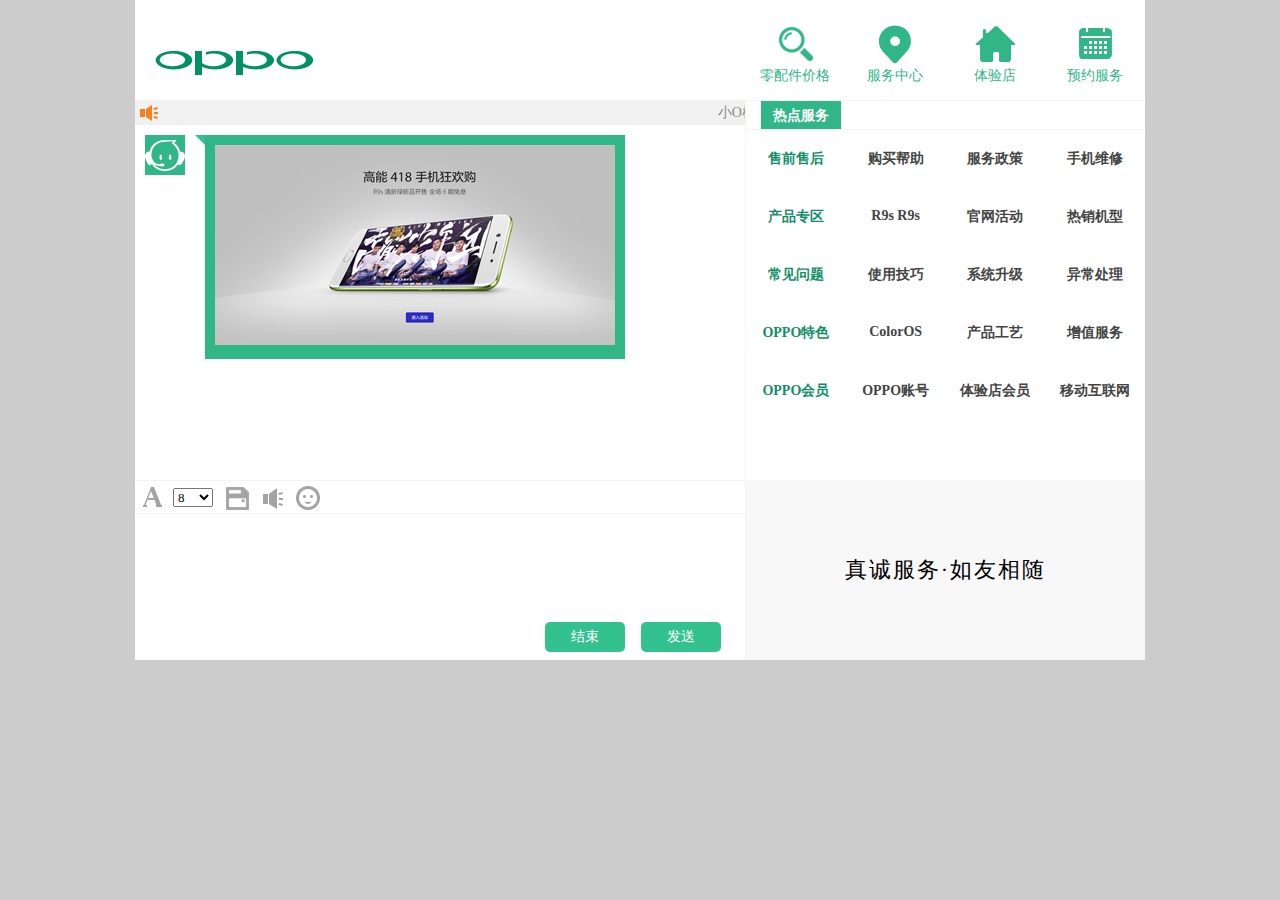
<file: oppo官网/chat.html>
<!DOCTYPE html>
<html lang="en">
<head>
	<meta charset="UTF-8">
	<title>客服MM</title>
	<link rel="stylesheet" href="css/chatStyle.css" />
	<script src="js/jquery32.js"></script>
	<script src="js/chatJs.js"></script>
</head>
<body>
	<div class="container">
		<div class="header fl">
			<img src="images/20150715-1.png" class="logo fl" />
			<ul class="fr footerRight">
				<li>
					<a href="javascript:;">
						<img src="images/201604110951.png" alt="" />
						<span>零配件价格</span>
					</a>
				</li>
				<li>
					<a href="javascript:;">
						<img src="images/20150715-2.png" alt="" />
						<span>服务中心</span>
					</a>
				</li>
				<li>
					<a href="javascript:;">
						<img src="images/20150715-3.png" alt="" />
						<span>体验店</span>
					</a>
				</li>
				<li>
					<a href="javascript:;">
						<img src="images/20150715-4.png" alt="" />
						<span>预约服务</span>
					</a>
				</li>
			</ul>
		</div>
		<div class="rolling fl">
			<a href="javascript:;"><img src="images/laba.png" alt="" /></a>
			<span class="scrollSpan">小O机器人正在为你服务</span>
		</div>
		<div class="frameBox fl">
			<div class="history">
				<ul>
					<li class="CusService">
						<div></div>
						<span>
							<img src="images/3_03.jpg" alt="" />
							<img src="images/and200.png" alt="" />
						</span>
					</li>
				</ul>
			</div>
			<div class="ico">
				<ul class="icoList">
					<li class="fontImg"></li>
					<li class="fontOpt">
						<select name="fontSize">
							<option value="8">8</option>
							<option value="12">12</option>
							<option value="13">13</option>
							<option value="14">14</option>
							<option value="18">18</option>
							<option value="24">24</option>
							<option value="36">36</option>
						</select>
					</li>
					<li class="save"></li>
					<li class="voice"></li>
					<li class="icoBtn">
						<div class="face">
							<ul>
								<li><img src="images/zz2_thumb.gif" title="[织]" ></li>
								<li><img src="images/horse2_thumb.gif" title="神马]"></li>
								<li><img src="images/fuyun_thumb.gif" title="[浮云]"></li>
								<li><img src="images/geili_thumb.gif" title="[给力]"></li>
								<li><img src="images/wg_thumb.gif" title="[围观]"></li>
								<li><img src="images/vw_thumb.gif" title="[威武]"></li>
								<li><img src="images/panda_thumb.gif" title="[熊猫]"></li>
								<li><img src="images/rabbit_thumb.gif" title="兔子]"></li>
								<li><img src="images/otm_thumb.gif" title="[奥特曼]"></li>
								<li><img src="images/j_thumb.gif" title="[囧]"></li>
								<li><img src="images/hufen_thumb.gif" title="[互粉]"></li>
								<li><img src="images/liwu_thumb.gif" title="[礼物]"></li>
								<li><img src="images/smilea_thumb.gif" title="呵呵]"></li>
								<li><img src="images/tootha_thumb.gif" title="嘻嘻]"></li>
								<li><img src="images/laugh.gif" title="[哈哈]"></li>
								<li><img src="images/tza_thumb.gif" title="[可爱]"></li>
								<li><img src="images/kl_thumb.gif" title="[可怜]"></li>
								<li><img src="images/kbsa_thumb.gif" title="[挖鼻屎]"></li>
								<li><img src="images/cj_thumb.gif" title="[吃惊]"></li>
								<li><img src="images/shamea_thumb.gif" title="[害羞]"></li>
								<li><img src="images/zy_thumb.gif" title="[挤眼]"></li>
								<li><img src="images/bz_thumb.gif" title="[闭嘴]"></li>
								<li><img src="images/bs2_thumb.gif" title="[鄙视]"></li>
								<li><img src="images/lovea_thumb.gif" title="[爱你]"></li>
								<li><img src="images/sada_thumb.gif" title="[泪]"></li>
								<li><img src="images/heia_thumb.gif" title="[偷笑]"></li>
								<li><img src="images/qq_thumb.gif" title="[亲亲]"></li>
								<li><img src="images/sb_thumb.gif" title="[生病]"></li>
								<li><img src="images/mb_thumb.gif" title="[太开心]"></li>
								<li><img src="images/ldln_thumb.gif" title="[懒得理你]"></li>
								<li><img src="images/yhh_thumb.gif" title="[右哼哼]"></li>
								<li><img src="images/zhh_thumb.gif" title="[左哼哼]"></li>
								<li><img src="images/x_thumb.gif" title="[嘘]"></li>
								<li><img src="images/cry.gif" title="[衰]"></li>
								<li><img src="images/wq_thumb.gif" title="[委屈]"></li>
								<li><img src="images/t_thumb.gif" title="[吐]"></li>
								<li><img src="images/k_thumb.gif" title="[打哈气]"></li>
								<li><img src="images/bba_thumb.gif" title="[抱抱]"></li>
								<li><img src="images/angrya_thumb.gif" title="[怒]"></li>
								<li><img src="images/yw_thumb.gif" title="[疑问]"></li>
								<li><img src="images/cza_thumb.gif" title="[馋嘴]"></li>
								<li><img src="images/88_thumb.gif" title="[拜拜]"></li>
								<li><img src="images/sk_thumb.gif" title="[思考]"></li>
								<li><img src="images/sweata_thumb.gif" title="[汗]"></li>
								<li><img src="images/sleepya_thumb.gif" title="[困]"></li>
								<li><img src="images/sleepa_thumb.gif" title="[睡觉]"></li>
								<li><img src="images/money_thumb.gif" title="[钱]"></li>
								<li><img src="images/sw_thumb.gif" title="[失望]"></li>
								<li><img src="images/cool_thumb.gif" title="[酷]"></li>
								<li><img src="images/hsa_thumb.gif" title="[花心]"></li>
								<li><img src="images/hatea_thumb.gif" title="[哼]"></li>
								<li><img src="images/gza_thumb.gif" title="[鼓掌]"></li>
								<li><img src="images/dizzya_thumb.gif" title="[晕]"></li>
								<li><img src="images/bs_thumb.gif" title="[悲伤]"></li>
								<li><img src="images/crazya_thumb.gif" title="[抓狂]"></li>
								<li><img src="images/h_thumb.gif" title="[黑线]"></li>
								<li><img src="images/yx_thumb.gif" title="[阴险]"></li>
								<li><img src="images/nm_thumb.gif" title="[怒骂]"></li>
								<li><img src="images/hearta_thumb.gif" title="[心]"></li>
								<li><img src="images/unheart.gif" title="[伤心]"></li>
								<li><img src="images/pig.gif" title="[猪头]"></li>
								<li><img src="images/ok_thumb.gif" title="[ok]"></li>
								<li><img src="images/ye_thumb.gif" title="[耶]"></li>
								<li><img src="images/good_thumb.gif" title="[good]"></li>
								<li><img src="images/no_thumb.gif" title="[不要]"></li>
								<li><img src="images/z2_thumb.gif" title="[赞]"></li>
								<li><img src="images/come_thumb.gif" title="[来]"></li>
								<li><img src="images/sad_thumb.gif" title="[弱]"></li>
								<li><img src="images/lazu_thumb.gif" title="[蜡烛]"></li>
								<li><img src="images/clock_thumb.gif" title="[钟]"></li>
								<li><img src="images/cake.gif" title="[蛋糕]"></li>
								<li><img src="images/m_thumb.gif" title="[话筒]"></li>
								<li><img src="images/weijin_thumb.gif" title="[围脖]"></li>
								<li><img src="images/lxhzhuanfa_thumb.gif" title="[转发]"></li>
								<li><img src="images/lxhluguo_thumb.gif" title="[路过这儿]"></li>
								<li><img src="images/bofubianlian_thumb.gif" title="[bofu变脸]"></li>
								<li><img src="images/gbzkun_thumb.gif" title="[gbz困]"></li>
								<li><img src="images/boboshengmenqi_thumb.gif" title="[生闷气]"></li>
								<li><img src="images/chn_buyaoya_thumb.gif" title="[不要啊]"></li>
								<li><img src="images/daxiongleibenxiong_thumb.gif" title="[dx泪奔]"></li>
								<li><img src="images/cat_yunqizhong_thumb.gif" title="[运气中]"></li>
								<li><img src="images/youqian_thumb.gif" title="[有钱]"></li>
								<li><img src="images/cf_thumb.gif" title="[冲锋]"></li>
								<li><img src="images/camera_thumb.gif" title="[照相机]"></li>	
							</ul>
						</div>
					</li>
				</ul>
			</div>
			<div class="inputS" contentEditable='true'>
				
			</div>
			<div class="send">
				<ul class="sendBtn fr">
					<li class="endActive">结束</li>
					<li class='sendEnt'>发送</li>
				</ul>
			</div>
		</div>
		<!--右侧问题-->
		<div class="options fr">
			<div class="optHeader">
				<span>热点服务</span>
			</div>
			<ul class="severList">   
				<li>售前售后</li>
				<li><a href="javascript:;">购买帮助</a></li>
				<li><a href="javascript:;">服务政策</a></li>
				<li><a href="javascript:;">手机维修</a></li>   
				<li>产品专区</li>  
				<li><a href="javascript:;">R9s&nbsp;R9s</a></li>
				<li><a href="javascript:;">官网活动</a></li>
				<li><a href="javascript:;">热销机型</a></li>   
				<li>常见问题</li>   
				<li><a href="javascript:;">使用技巧</a></li>
				<li><a href="javascript:;">系统升级</a></li>
				<li><a href="javascript:;">异常处理</a></li>   
				<li>OPPO特色</li>   
				<li><a href="javascript:;">ColorOS</a></li>
				<li><a href="javascript:;">产品工艺</a></li>
				<li><a href="javascript:;">增值服务</a></li>
				<li>OPPO会员</li>      
				<li><a href="javascript:;">OPPO账号</a></li>
				<li><a href="javascript:;">体验店会员</a></li>
				<li><a href="javascript:;">移动互联网</a></li>
			</ul>
			<ul class="alertInput">
				<div class="alertHover"></div>
				<li>R9s购买<span>(5032人使用)</span></li>
				<li>R9s购买<span>(5032人使用)</span></li>
				<li>R9s购买<span>(5032人使用)</span></li>
				<li>R9s购买<span>(5032人使用)</span></li>
			</ul>
			<div class="optBottom">
				真诚服务·如友相随
			</div>
		</div>
	</div>
</body>
</html>
</file>
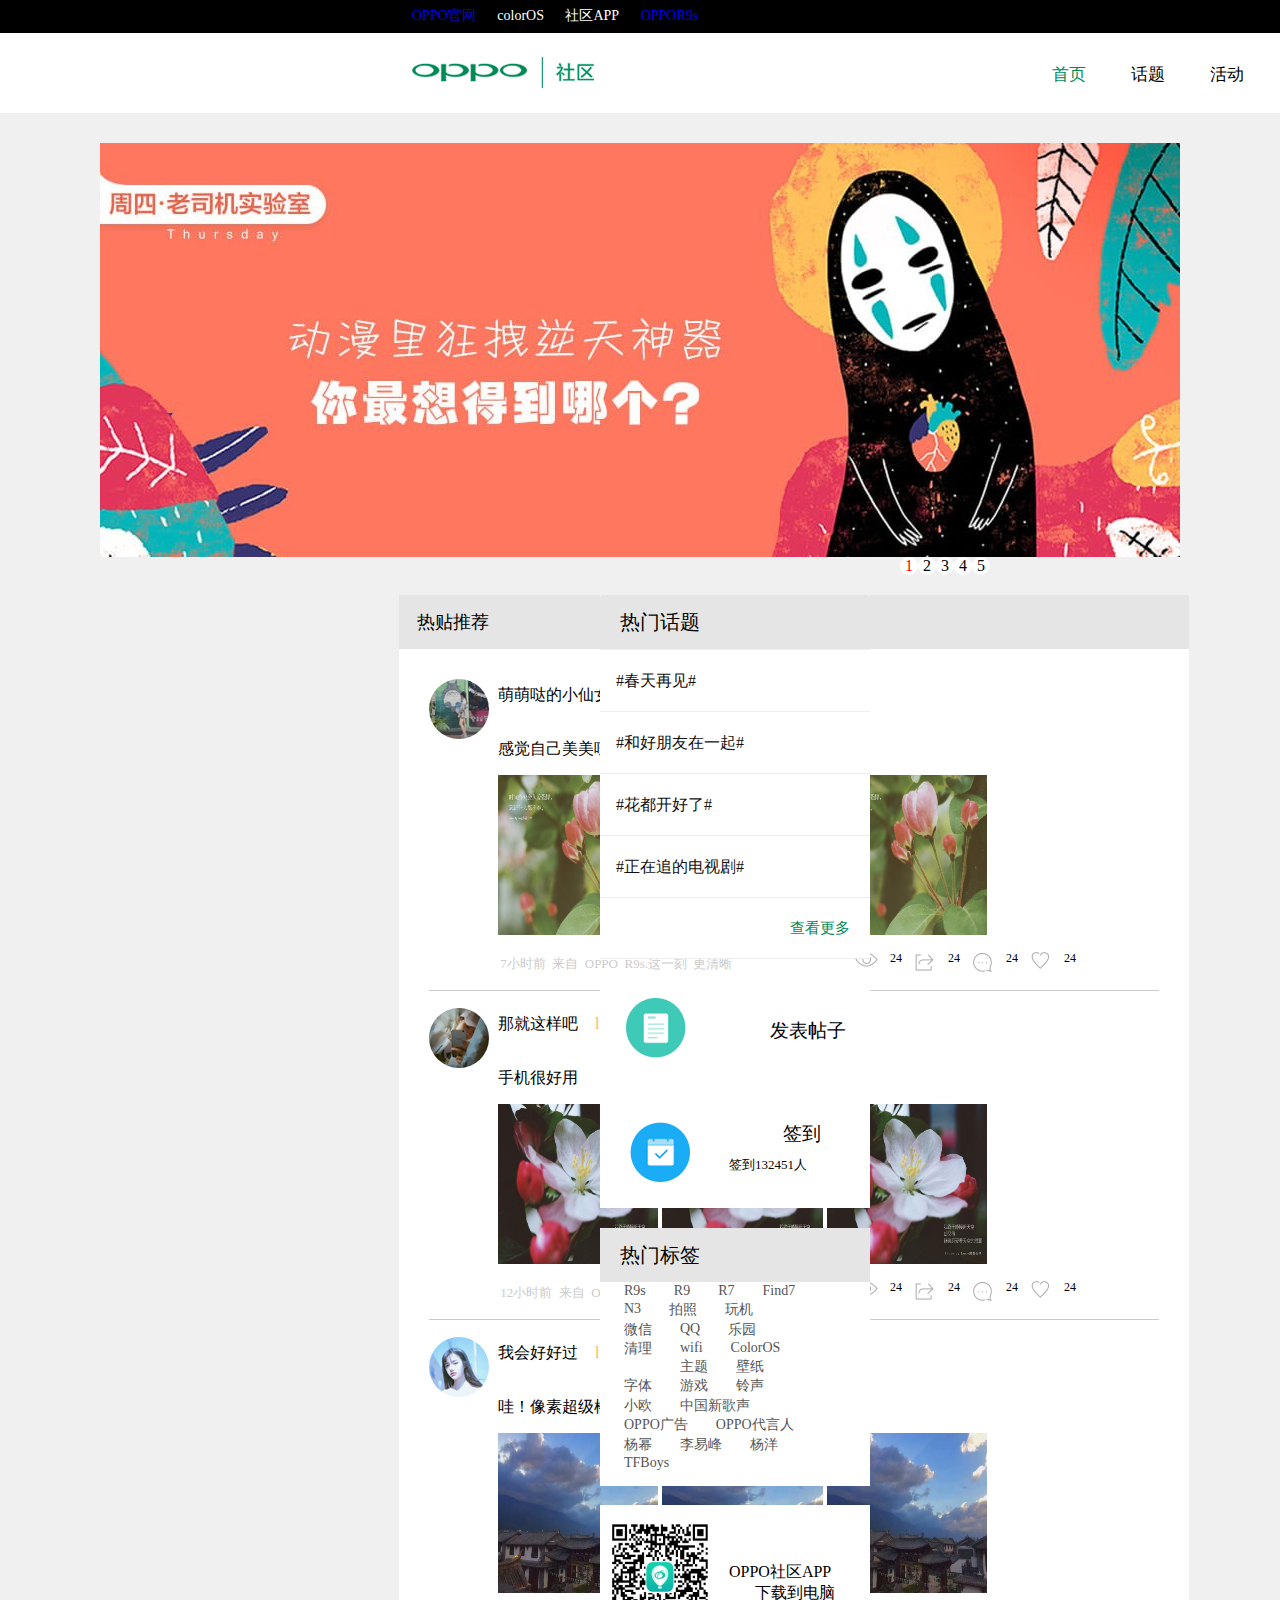
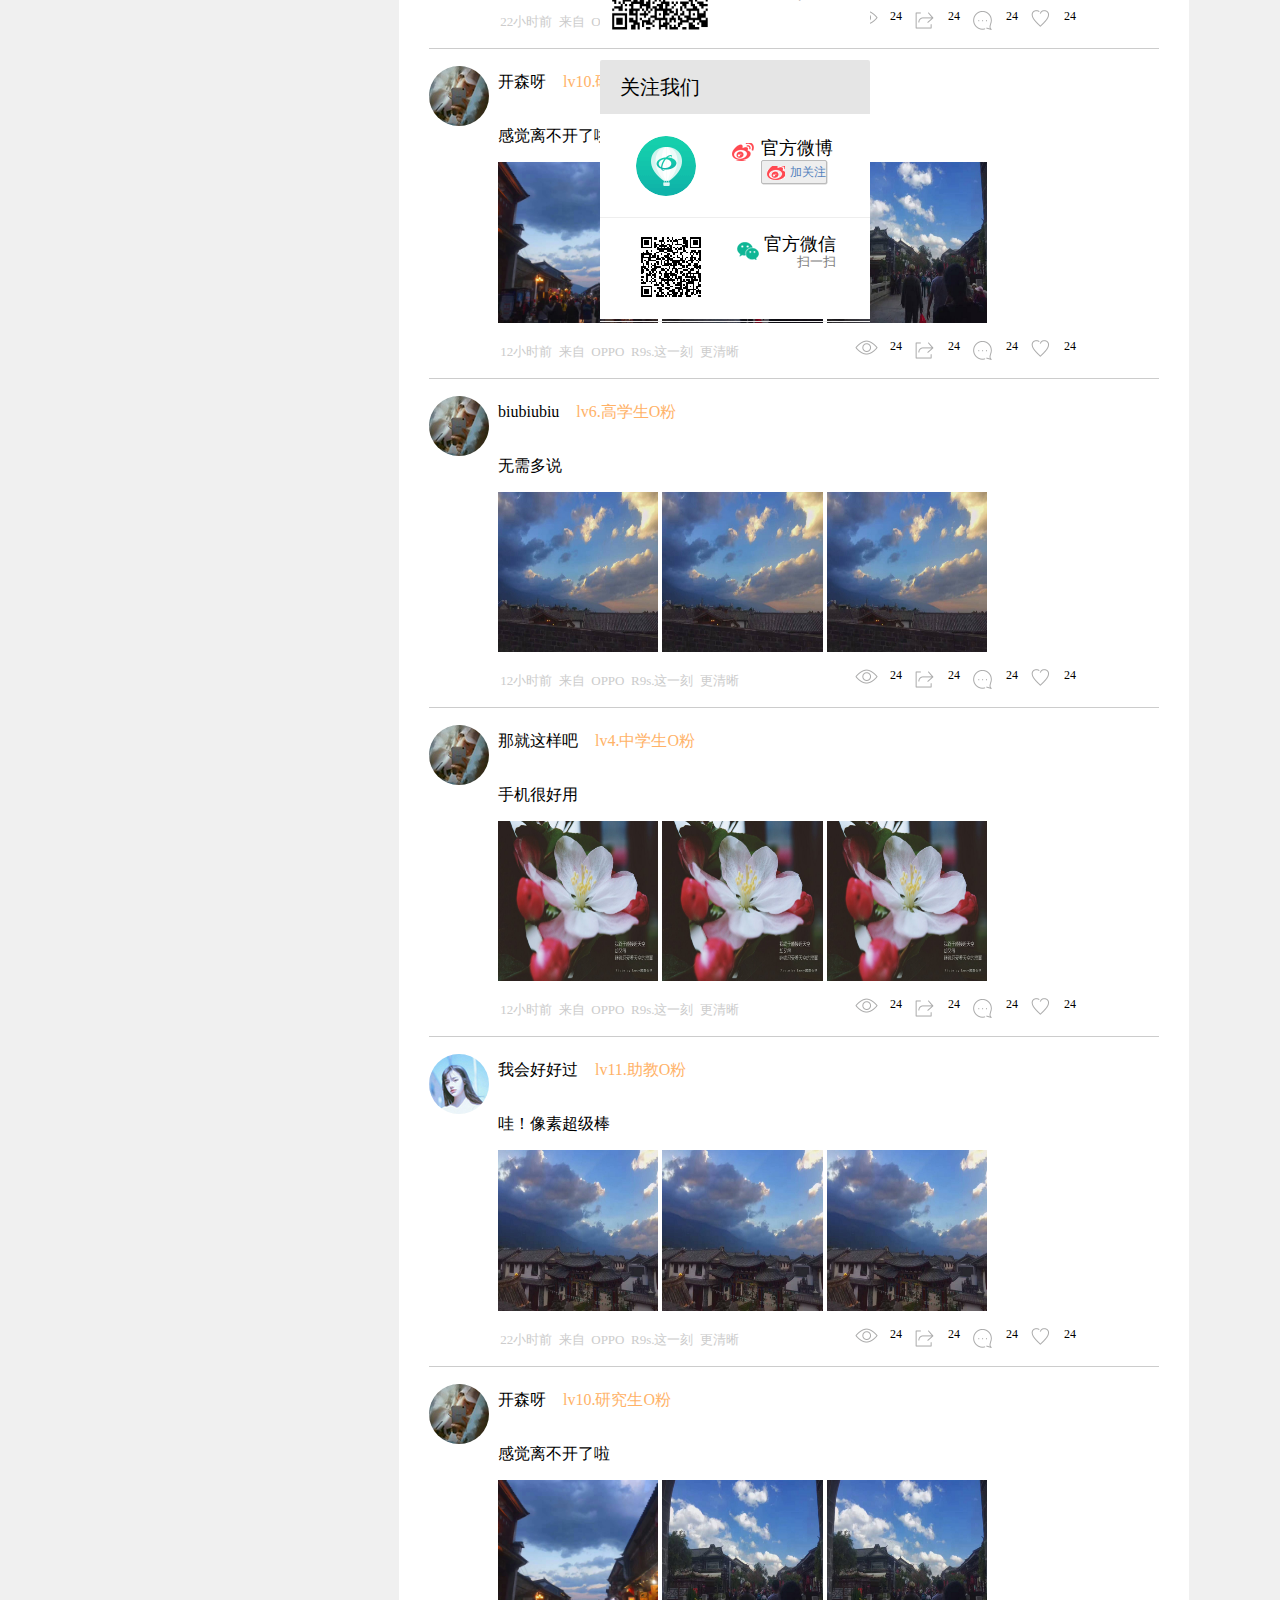
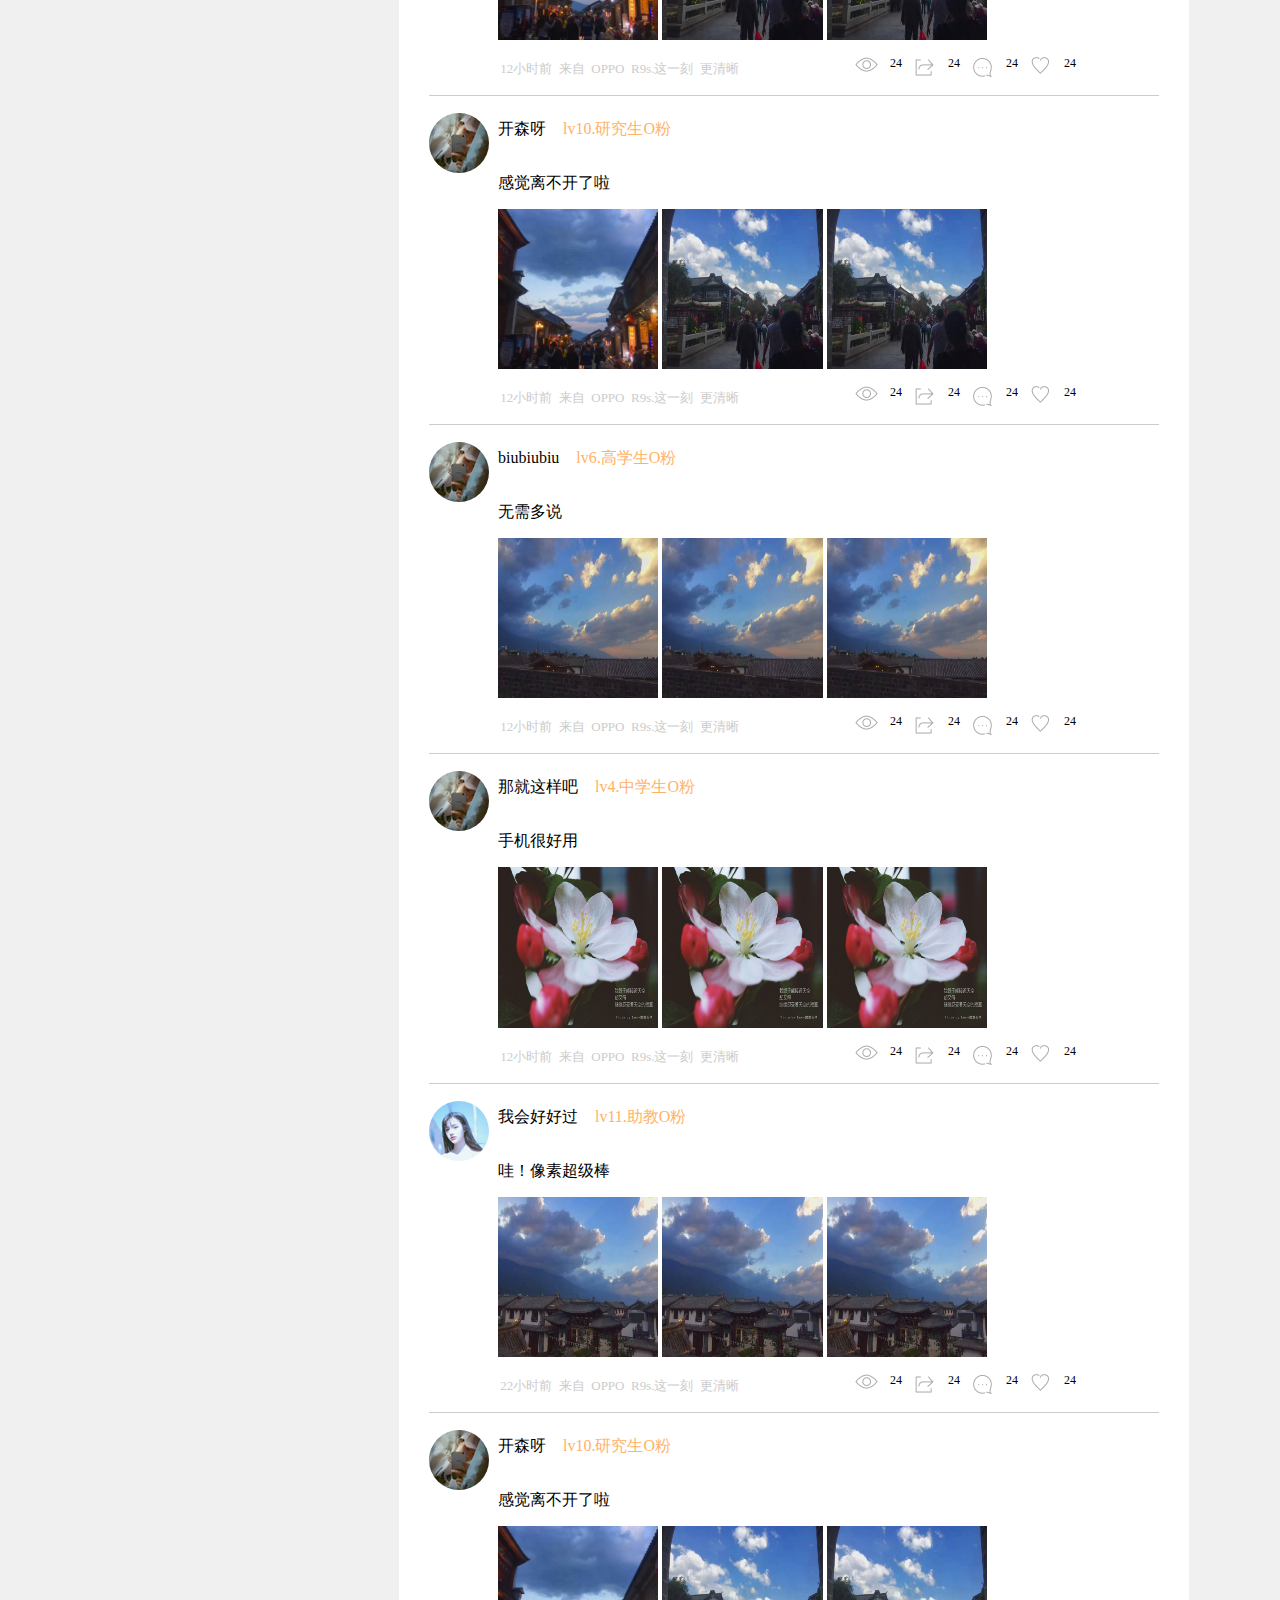
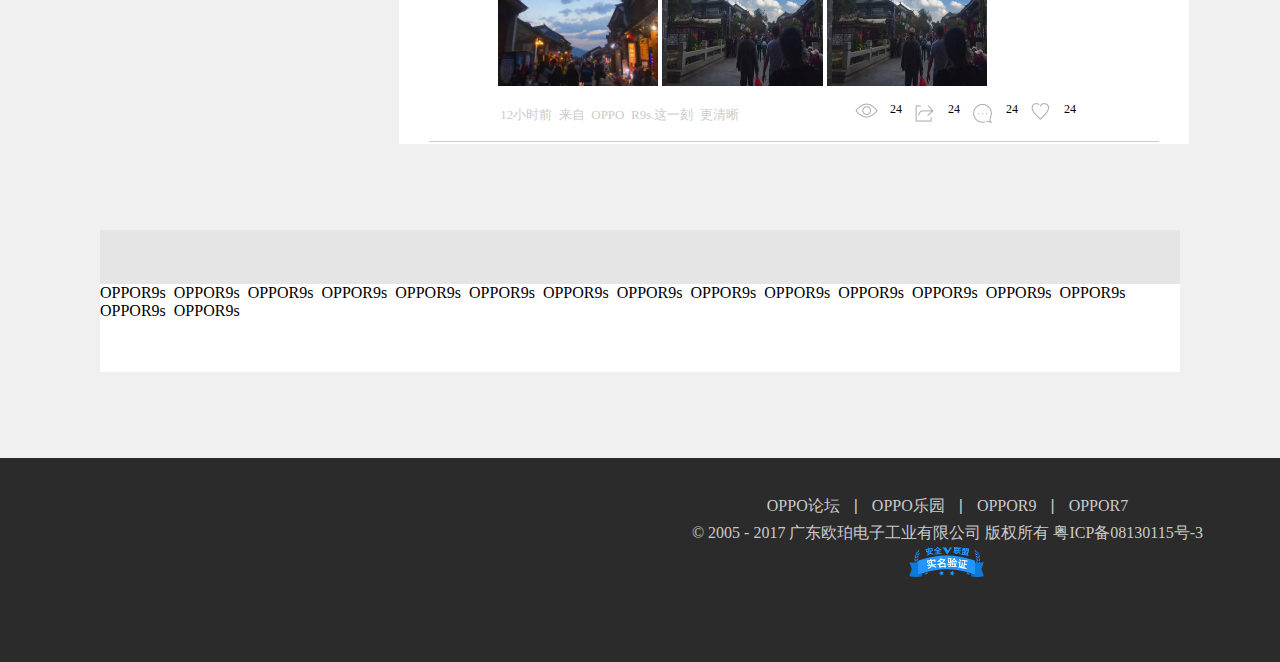
<file: oppo官网/community.html>
<!DOCTYPE html>
<html>
	<head>
		<meta charset="utf-8" />
		<title>社区</title>
		<link rel="stylesheet" href="css/myOPPO.css" />
		<script type="text/javascript" src="js/jquery32.js" ></script>
		<script type="text/javascript" src="js/cunmiunication.js" ></script>
		<script type="text/javascript" src="js/banner.js" ></script>
	</head>
	<body>
		<header>
			<!--头部黑色部分-->
			<div class="header-top">
				<div class="header-t-left">
					<span><a href="Home.html">OPPO官网</a></span>
					<span><a>colorOS</a></span>
					<span><a>社区APP</a></span>
					<span><a href="shoppingDetails.html">OPPOR9s</a></span>
				</div>
				<div class="header-t-right">
					<span><a>登陆</a></span>
					<span><a>注册</a></span>
					<span><a>找回密码</a></span>
				</div>
			</div>
			<!--头部的logo部分等-->
			<div class="header-buttom">
				<div class="header-b-left">
					<a href="Home.html" style="display: inline-block;margin-top: 20px;"><img src="images/logo.png" /></a>
				</div>
				<div class="header-b-right">
					<span ><a class="colorAdd">首页</a></span>
					<span><a >话题</a></span>
					<span><a >活动</a></span>
					<span><a href="four.html">拍客</a></span>
					<span><a >动态</a></span>
				</div>
			</div>
		</header>
		<!--header部分结束-->
		<!--将轮播图放到nav中来做-->
		<nav>
			<!--首先是轮播图-->
			<!--轮播图部分-->
			<div class="banner">
				<ul class="slider">
					<li style="z-index: 1"><a href=""><img src="images/lunbo1.jpg" alt="/" /></a></li>
					<li><a href=""><img src="images/lunbo2.jpg" alt="/" /></a></li>
					<li><a href=""><img src="images/lunbo3.jpg" alt="/" /></a></li>
					<li><a href=""><img src="images/lunbo4.jpg" alt="/" /></a></li>
					<li><a href=""><img src="images/lunbo5.jpg" alt="/" /></a></li>
				</ul>
			</div>
			<ul class="fivedot">
				<li style="color: red;">1</li>
				<li class="nav-selected">2</li>
				<li class="nav-selected">3</li>
				<li class="nav-selected">4</li>
				<li class="nav-selected">5</li>
			</ul>
		</nav>
		<!--nav部分完毕-->
		<!--section部分开始-->
		<section class="section-one">
			<aside>
				<!--侧边第一个-->
				<div class="aside-div-one">
					<ul class="aside-one">
						<li>&nbsp;&nbsp;&nbsp;&nbsp;热门话题</li>
						<li><a href="#welcomeSpring" class="colorblue">&nbsp;&nbsp;&nbsp;&nbsp;#春天再见#</a></li>
						<li><a href="#welcomeFriend" class="colorblue">&nbsp;&nbsp;&nbsp;&nbsp;#和好朋友在一起#</a></li>
						<li><a href="#welcomeFlower" class="colorblue">&nbsp;&nbsp;&nbsp;&nbsp;#花都开好了#</a></li>
						<li><a href="#welcomeTV" class="colorblue">&nbsp;&nbsp;&nbsp;&nbsp;#正在追的电视剧#</a></li>
						<li><a>查看更多</a></li>
					</ul>
				</div>
				<div>
					<div class="uptie"></div>
					<a class="fabiao">发表帖子</a>
				</div>
				<!--侧边第三个-->
				<div class="aside-three">
					<div class="tohere"></div>
					<a class="comehere">&nbsp;&nbsp;&nbsp;&nbsp;&nbsp;&nbsp;&nbsp;签到</a>
					<br />
					<h6 class="aside-samll">签到132451人</h6>
				</div>
				<!--侧边第四个-->
				<div class="aside-four">
					<div class="hotTag">&nbsp;&nbsp;&nbsp;&nbsp;热门标签</div>
						<ul class="tag">
							<li><a href="shoppingDetails.html">R9s</a></li>
							<li><a href="shoppingDetails.html">R9</a></li>
							<li><a href="shoppingDetails.html">R7</a></li>
							<li><a href="shoppingDetails.html">Find7</a></li>
							<li><a href="shoppingDetails.html">N3</a></li>
							<li><a href="shoot.html">拍照</a></li>
							<br />
							<li><a href="404.html">玩机</a></li>
							<li><a href="404.html">微信</a></li>
							<li><a href="404.html">QQ</a></li>
							<li><a href="404.html">乐园</a></li>
							<li><a href="404.html">清理</a></li>
							<li><a href="404.html">wifi</a></li>
							<br />
							<li><a href="404.html">ColorOS</a></li>
							<li><a href="404.html">主题</a></li>
							<li><a href="404.html">壁纸</a></li>
							<li><a href="404.html">字体</a></li>
							<li><a href="404.html">游戏</a></li>
							<br />
							<li><a href="404.html">铃声</a></li>
							<li><a href="404.html">小欧</a></li>
							<li><a href="404.html">中国新歌声</a></li>
							<li><a href="404.html">OPPO广告</a></li>
							<br />
							<li><a href="404.html">OPPO代言人</a></li>
							<li><a href="404.html">杨幂</a></li>
							<li><a href="404.html">李易峰</a></li>
							<li><a href="404.html">杨洋</a></li>
							<br />
							<li><a href="404.html">TFBoys</a></li>
						</ul>
				</div>
				<!--侧边第五个-->
				<div class="firstFive">
					<div class="erweima"></div>
					<div class="downshequ"><h4 class="opposhequ">OPPO社区APP</h4><a>&nbsp;&nbsp;&nbsp;&nbsp;&nbsp;&nbsp;&nbsp;&nbsp;&nbsp;下载到电脑</a></div>
				</div>
					<!--侧边第六个-->
					<div class="aSide_sixth">
						<div class="tlog_4"></div>
						<div class="tlog_5"></div>
						<div class="focusme"><span>关注我们</span></div>
						<div class="weibo">
							<div class="tlog_6">
								<div>官方微博</div>
								<div class="tlog_6_1">
								<div ></div>
								<a>加关注</a>
								</div>
							</div>
						</div>
						<div class='weibo'>
							<div class="tlog_7"></div>
							<div class="tlog_7_1"><div class="tlog_8"></div><br><span>官方微信</span><br><a>扫一扫</a></div>
						</div>
					</div>
				</aside>
			<div class="section-main">
				<div>
					<dl>
						<!--热门推荐那一个背景条-->
						<dt class="hot">&nbsp;&nbsp;&nbsp;&nbsp;热贴推荐</dt>
						<dd class="ddfirst">
							<ul id="welcomeSpring">
								<div class="userimg">
									<img src="images/06_avatar_small.jpg" />
								</div>
								<div class="tuserNL">
									<span class="tusername">萌萌哒的小仙女</span>
									<span class="tuserlv">&nbsp;&nbsp;lv2.小学生O粉</span>
								</div>
								<div class="tuseranwser">
									感觉自己美美哒
								</div>
								<li class="userphoto">
									<img src="images/pinlun10.jpg" />
									<img src="images/pinlun10.jpg" />
									<img src="images/pinlun10.jpg" />
								</li>
								<li class="tsource">
									<div class="home-source">&nbsp;7小时前&nbsp; 来自&nbsp; OPPO &nbsp;R9s.这一刻&nbsp; 更清晰</div>
								</li>
								<div class="lscl">
									
									<div class="home-share">
									</div>
										<span>24</span>
									<div class="home-chat">
									</div>
											<span>24</span>
									<div class="home-love">
									</div>
											<span>24</span>
									<div class="home-look">
									</div>
										<span>24</span>
								</div>
							</ul>
							<hr style="height:2px;border:none;border-top:1px solid #ccc;" />
							<ul>
								<div class="userimg">
									<img src="images/75_avatar_small.jpg" />
								</div>
								<div class="tuserNL">
									<span class="tusername">那就这样吧</span>
									<span class="tuserlv">&nbsp;&nbsp;lv4.中学生O粉</span>
								</div>
								<div class="tuseranwser">
									手机很好用
								</div>
								<li class="userphoto">
									<img src="images/pinlun8.jpg" />
									<img src="images/pinlun8.jpg" />
									<img src="images/pinlun8.jpg" />
								</li>
								<li class="tsource">
									&nbsp;12小时前&nbsp; 来自&nbsp; OPPO &nbsp;R9s.这一刻&nbsp; 更清晰
								</li>
								<div class="lscl">
									
									<div class="home-share">
									</div>
										<span>24</span>
									<div class="home-chat">
									</div>
											<span>24</span>
									<div class="home-love">
									</div>
											<span>24</span>
									<div class="home-look">
									</div>
										<span>24</span>
								</div>
							</ul>
							<hr style="height:2px;border:none;border-top:1px solid #ccc;" />
							<ul id="welcomeTV">
								<div class="userimg">
									<img src="images/85_avatar_small.jpg" />
								</div>
								<div class="tuserNL">
									<span class="tusername">我会好好过</span>
									<span class="tuserlv">&nbsp;&nbsp;lv11.助教O粉</span>
								</div>
								<div class="tuseranwser">
									哇！像素超级棒
								</div>
								<li class="userphoto">
									<img src="images/pinlun7.jpg" />
									<img src="images/pinlun7.jpg" />
									<img src="images/pinlun7.jpg" />
								</li>
								<li class="tsource">
									&nbsp;22小时前&nbsp; 来自&nbsp; OPPO &nbsp;R9s.这一刻&nbsp; 更清晰
								</li>
								<div class="lscl">
									
									<div class="home-share">
									</div>
										<span>24</span>
									<div class="home-chat">
									</div>
											<span>24</span>
									<div class="home-love">
									</div>
											<span>24</span>
									<div class="home-look">
									</div>
										<span>24</span>
								</div>
							</ul>
							<hr style="height:2px;border:none;border-top:1px solid #ccc;" />
							<ul>
								<div class="userimg">
									<img src="images/75_avatar_small.jpg" />
								</div>
								<div class="tuserNL">
									<span class="tusername">开森呀</span>
									<span class="tuserlv">&nbsp;&nbsp;lv10.研究生O粉</span>
								</div>
								<div class="tuseranwser">
									感觉离不开了啦
								</div>
								<li class="userphoto">
									<img src="images/pinlun1.jpg" />
									<img src="images/pinlun2.jpg" />
									<img src="images/pinlun2.jpg" />
								</li>
								<li class="tsource">
									&nbsp;12小时前&nbsp; 来自&nbsp; OPPO &nbsp;R9s.这一刻&nbsp; 更清晰
								</li>
								<div class="lscl">
									
									<div class="home-share">
									</div>
										<span>24</span>
									<div class="home-chat">
									</div>
											<span>24</span>
									<div class="home-love">
									</div>
											<span>24</span>
									<div class="home-look">
									</div>
										<span>24</span>
								</div>
							</ul>
							<hr style="height:2px;border:none;border-top:1px solid #ccc;" />
							<ul>
								<div class="userimg">
									<img src="images/75_avatar_small.jpg" />
								</div>
								<div class="tuserNL">
									<span class="tusername">biubiubiu</span>
									<span class="tuserlv">&nbsp;&nbsp;lv6.高学生O粉</span>
								</div>
								<div class="tuseranwser">
									无需多说
								</div>
								<li class="userphoto">
									<img src="images/pinlun3.jpg" />
									<img src="images/pinlun3.jpg" />
									<img src="images/pinlun3.jpg" />
								</li>
								<li class="tsource">
									&nbsp;12小时前&nbsp; 来自&nbsp; OPPO &nbsp;R9s.这一刻&nbsp; 更清晰
								</li>
								<div class="lscl">
									
									<div class="home-share">
									</div>
										<span>24</span>
									<div class="home-chat">
									</div>
											<span>24</span>
									<div class="home-love">
									</div>
											<span>24</span>
									<div class="home-look">
									</div>
										<span>24</span>
								</div>
							</ul>
							<hr style="height:2px;border:none;border-top:1px solid #ccc;" />
							<ul id="welcomeFriend">
								<div class="userimg">
									<img src="images/75_avatar_small.jpg" />
								</div>
								<div class="tuserNL">
									<span class="tusername">那就这样吧</span>
									<span class="tuserlv">&nbsp;&nbsp;lv4.中学生O粉</span>
								</div>
								<div class="tuseranwser">
									手机很好用
								</div>
								<li class="userphoto">
									<img src="images/pinlun8.jpg" />
									<img src="images/pinlun8.jpg" />
									<img src="images/pinlun8.jpg" />
								</li>
								<li class="tsource">
									&nbsp;12小时前&nbsp; 来自&nbsp; OPPO &nbsp;R9s.这一刻&nbsp; 更清晰
								</li>
								<div class="lscl">
									
									<div class="home-share">
									</div>
										<span>24</span>
									<div class="home-chat">
									</div>
											<span>24</span>
									<div class="home-love">
									</div>
											<span>24</span>
									<div class="home-look">
									</div>
										<span>24</span>
								</div>
							</ul>
							<hr style="height:2px;border:none;border-top:1px solid #ccc;" />
							<ul>
								<div class="userimg">
									<img src="images/85_avatar_small.jpg" />
								</div>
								<div class="tuserNL">
									<span class="tusername">我会好好过</span>
									<span class="tuserlv">&nbsp;&nbsp;lv11.助教O粉</span>
								</div>
								<div class="tuseranwser">
									哇！像素超级棒
								</div>
								<li class="userphoto">
									<img src="images/pinlun7.jpg" />
									<img src="images/pinlun7.jpg" />
									<img src="images/pinlun7.jpg" />
								</li>
								<li class="tsource">
									&nbsp;22小时前&nbsp; 来自&nbsp; OPPO &nbsp;R9s.这一刻&nbsp; 更清晰
								</li>
								<div class="lscl">
									
									<div class="home-share">
									</div>
										<span>24</span>
									<div class="home-chat">
									</div>
											<span>24</span>
									<div class="home-love">
									</div>
											<span>24</span>
									<div class="home-look">
									</div>
										<span>24</span>
								</div>
							</ul>
							<hr style="height:2px;border:none;border-top:1px solid #ccc;" />
							<ul id="welcomeSpring">
							<ul>
								<div class="userimg">
									<img src="images/75_avatar_small.jpg" />
								</div>
								<div class="tuserNL">
									<span class="tusername">开森呀</span>
									<span class="tuserlv">&nbsp;&nbsp;lv10.研究生O粉</span>
								</div>
								<div class="tuseranwser">
									感觉离不开了啦
								</div>
								<li class="userphoto">
									<img src="images/pinlun1.jpg" />
									<img src="images/pinlun2.jpg" />
									<img src="images/pinlun2.jpg" />
								</li>
								<li class="tsource">
									&nbsp;12小时前&nbsp; 来自&nbsp; OPPO &nbsp;R9s.这一刻&nbsp; 更清晰
								</li>
								<div class="lscl">
									
									<div class="home-share">
									</div>
										<span>24</span>
									<div class="home-chat">
									</div>
											<span>24</span>
									<div class="home-love">
									</div>
											<span>24</span>
									<div class="home-look">
									</div>
										<span>24</span>
								</div>
							</ul>
							<hr style="height:2px;border:none;border-top:1px solid #ccc;" />
							<ul>
								<div class="userimg">
									<img src="images/75_avatar_small.jpg" />
								</div>
								<div class="tuserNL">
									<span class="tusername">开森呀</span>
									<span class="tuserlv">&nbsp;&nbsp;lv10.研究生O粉</span>
								</div>
								<div class="tuseranwser">
									感觉离不开了啦
								</div>
								<li class="userphoto">
									<img src="images/pinlun1.jpg" />
									<img src="images/pinlun2.jpg" />
									<img src="images/pinlun2.jpg" />
								</li>
								<li class="tsource">
									&nbsp;12小时前&nbsp; 来自&nbsp; OPPO &nbsp;R9s.这一刻&nbsp; 更清晰
								</li>
								<div class="lscl">
									
									<div class="home-share">
									</div>
										<span>24</span>
									<div class="home-chat">
									</div>
											<span>24</span>
									<div class="home-love">
									</div>
											<span>24</span>
									<div class="home-look">
									</div>
										<span>24</span>
								</div>
							</ul>
							<hr style="height:2px;border:none;border-top:1px solid #ccc;" />
							<ul>
								<div class="userimg">
									<img src="images/75_avatar_small.jpg" />
								</div>
								<div class="tuserNL">
									<span class="tusername">biubiubiu</span>
									<span class="tuserlv">&nbsp;&nbsp;lv6.高学生O粉</span>
								</div>
								<div class="tuseranwser">
									无需多说
								</div>
								<li class="userphoto">
									<img src="images/pinlun3.jpg" />
									<img src="images/pinlun3.jpg" />
									<img src="images/pinlun3.jpg" />
								</li>
								<li class="tsource">
									&nbsp;12小时前&nbsp; 来自&nbsp; OPPO &nbsp;R9s.这一刻&nbsp; 更清晰
								</li>
								<div class="lscl">
									
									<div class="home-share">
									</div>
										<span>24</span>
									<div class="home-chat">
									</div>
											<span>24</span>
									<div class="home-love">
									</div>
											<span>24</span>
									<div class="home-look">
									</div>
										<span>24</span>
								</div>
							</ul>
							<hr style="height:2px;border:none;border-top:1px solid #ccc;" />
							<ul id="welcomeMay">
								<div class="userimg">
									<img src="images/75_avatar_small.jpg" />
								</div>
								<div class="tuserNL">
									<span class="tusername">那就这样吧</span>
									<span class="tuserlv">&nbsp;&nbsp;lv4.中学生O粉</span>
								</div>
								<div class="tuseranwser">
									手机很好用
								</div>
								<li class="userphoto">
									<img src="images/pinlun8.jpg" />
									<img src="images/pinlun8.jpg" />
									<img src="images/pinlun8.jpg" />
								</li>
								<li class="tsource">
									&nbsp;12小时前&nbsp; 来自&nbsp; OPPO &nbsp;R9s.这一刻&nbsp; 更清晰
								</li>
								<div class="lscl">
									
									<div class="home-share">
									</div>
										<span>24</span>
									<div class="home-chat">
									</div>
											<span>24</span>
									<div class="home-love">
									</div>
											<span>24</span>
									<div class="home-look">
									</div>
										<span>24</span>
								</div>
							</ul>
							<hr style="height:2px;border:none;border-top:1px solid #ccc;" />
							<ul>
								<div class="userimg">
									<img src="images/85_avatar_small.jpg" />
								</div>
								<div class="tuserNL">
									<span class="tusername">我会好好过</span>
									<span class="tuserlv">&nbsp;&nbsp;lv11.助教O粉</span>
								</div>
								<div class="tuseranwser">
									哇！像素超级棒
								</div>
								<li class="userphoto">
									<img src="images/pinlun7.jpg" />
									<img src="images/pinlun7.jpg" />
									<img src="images/pinlun7.jpg" />
								</li>
								<li class="tsource">
									&nbsp;22小时前&nbsp; 来自&nbsp; OPPO &nbsp;R9s.这一刻&nbsp; 更清晰
								</li>
								<div class="lscl">
									
									<div class="home-share">
									</div>
										<span>24</span>
									<div class="home-chat">
									</div>
											<span>24</span>
									<div class="home-love">
									</div>
											<span>24</span>
									<div class="home-look">
									</div>
										<span>24</span>
								</div>
							</ul>
							<hr style="height:2px;border:none;border-top:1px solid #ccc;" />
							<ul id="welcomeFlower">
								<div class="userimg">
									<img src="images/75_avatar_small.jpg" />
								</div>
								<div class="tuserNL">
									<span class="tusername">开森呀</span>
									<span class="tuserlv">&nbsp;&nbsp;lv10.研究生O粉</span>
								</div>
								<div class="tuseranwser">
									感觉离不开了啦
								</div>
								<li class="userphoto">
									<img src="images/pinlun1.jpg" />
									<img src="images/pinlun2.jpg" />
									<img src="images/pinlun2.jpg" />
								</li>
								<li class="tsource">
									&nbsp;12小时前&nbsp; 来自&nbsp; OPPO &nbsp;R9s.这一刻&nbsp; 更清晰
								</li>
								<div class="lscl">
									
									<div class="home-share">
									</div>
										<span>24</span>
									<div class="home-chat">
									</div>
											<span>24</span>
									<div class="home-love">
									</div>
											<span>24</span>
									<div class="home-look">
									</div>
										<span>24</span>
								</div>
							</ul>
							<hr style="height:2px;border:none;border-top:1px solid #ccc;" />
						</dd>
					</dl>
				</div>
			</div>
			<img src="images/loading1.gif" class="load" style="width: 20px;display: none;margin-left:800px"/>
		</section>
		
		<section class="section-two">
			<aside class="another-aside">
				<div>
					<div class="uptie"></div>
					<a class="fabiao">发表帖子</a>
				</div>
				<!--侧边第三个-->
				<div class="aside-three">
					<div class="tohere"></div>
					<a class="comehere">&nbsp;&nbsp;&nbsp;&nbsp;&nbsp;&nbsp;&nbsp;签到</a>
					<br />
					<h6 class="aside-samll">签到132451人</h6>
				</div>
				<!--侧边第四个-->
				<div class="aside-four">
					<div class="hotTag">&nbsp;&nbsp;&nbsp;&nbsp;热门标签</div>
						<ul class="tag">
							<li><a href="404.html">R9s</a></li>
							<li><a href="404.html">R9</a></li>
							<li><a href="404.html">R7</a></li>
							<li><a href="404.html">Find7</a></li>
							<li><a href="404.html">N3</a></li>
							<li><a href="404.html">拍照</a></li>
							<br />
							<li><a href="404.html">玩机</a></li>
							<li><a href="404.html">微信</a></li>
							<li><a href="404.html">QQ</a></li>
							<li><a href="404.html">乐园</a></li>
							<li><a href="404.html">清理</a></li>
							<li><a href="404.html">wifi</a></li>
							<br />
							<li><a href="404.html">ColorOS</a></li>
							<li><a href="404.html">主题</a></li>
							<li><a href="404.html">壁纸</a></li>
							<li><a href="404.html">字体</a></li>
							<li><a href="404.html">游戏</a></li>
							<br />
							<li><a href="404.html">铃声</a></li>
							<li><a href="404.html">小欧</a></li>
							<li><a href="404.html">中国新歌声</a></li>
							<li><a href="404.html">OPPO广告</a></li>
							<br />
							<li><a href="404.html">OPPO代言人</a></li>
							<li><a href="404.html">杨幂</a></li>
							<li><a href="404.html">李易峰</a></li>
							<li><a href="404.html">杨洋</a></li>
							<br />
							<li><a href="404.html">TFBoys</a></li>
						</ul>
				</div>
				<!--侧边第五个-->
				<div class="last-aside">
					<div class="erweima"></div>
					<div class="downshequ"><h4 class="opposhequ">OPPO社区APP</h4><a>&nbsp;&nbsp;&nbsp;&nbsp;&nbsp;&nbsp;&nbsp;&nbsp;&nbsp;下载到电脑</a></div>
				</div>
					<!--侧边第六个-->
					<div class="aSide_sixth">
						<div class="tlog_4"></div>
						<div class="tlog_5"></div>
						<div class="focusme"><span>关注我们</span></div>
						<div class="weibo">
							<div class="tlog_6">
								<div>官方微博</div>
								<div class="tlog_6_1">
								<div ></div>
								<a>加关注</a>
								</div>
							</div>
						</div>
						<div class='weibo'>
							<div class="tlog_7"></div>
							<div class="tlog_7_1"><div class="tlog_8"></div><br><span>官方微信</span><br><a>扫一扫</a></div>
						</div>
					</div>
				</aside>
			<div class="topic">
				<p>
					<div class="rectangle">&nbsp;&nbsp;OPPO社区</div>
					<!--右三角形-->
					<div class="right-triangle"></div>
					<div class="square">
						<div class="triangle-topright"></div>
						<div class="triangle-bottomright"></div>
						<div class="rectangle baga">&nbsp;&nbsp;&nbsp;话题</div>
						<div class="right-triangle ohno"></div>
					</div>
				</p>
			</div>
			<div class="conversation">
				<ul>
					<li class="colorAdd">&nbsp;&nbsp;&nbsp;<a>推荐话题</a></li>
					<li><a>热门话题</a></li>
					<li><a>全部话题</a></li>
				</ul>
			</div>
			<div class="bmw">
				<div class="ulist">
					<ul>
						<li class="firstTopic">
							<div>
								<div><img src="images/topic1.jpg" width="120px" height="120px"></div>
								<div class="topic-describe">
									<a>#我去过的城市#</a>
									<p>你曾经去过哪些城市，留下过哪些纪念照？晒出来吧！</p>
									<br />
									<br />
									<span>阅读：10.7万</span><span>讨论7.7万</span><span>主持人：唐正莉，唐正莉</span>
								</div>
								<div class="follow">
									<a>关注</a>
								</div>
							</div>
						</li>
						<hr style="height:2px;border:none;border-top:1px solid #ccc;" />
						<li class="firstTopic">
							<div>
								<div><img src="images/topic2.jpg" width="120px" height="120px"></div>
								<div class="topic-describe">
									<a>#五月你好#</a>
									<p>MAY DAY，梦想五月将至，快变身梦想职业，向五月say hi！</p>
									<br />
									<span>阅读：10.7万</span><span>讨论7.7万</span><span>主持人：唐正莉，唐正莉</span>
								</div>
								<div class="follow">
									<a>关注</a>
								</div>
							</div>
						</li>
						<hr style="height:2px;border:none;border-top:1px solid #ccc;" />
						<li class="firstTopic">
							<div>
								<div class="topicimg"><img src="images/topic3.jpg" width="120px" height="120px"></div>
								<div class="topic-describe">
									<a>#证件照大pk#</a>
									<p>颜值大考验，快来晒出你的证件照！</p>
									<br />
									<br />
									<span>阅读：10.7万</span><span>讨论7.7万</span><span>主持人：唐正莉，唐正莉</span>
								</div>
								<div class="follow">
									<a>关注</a>
								</div>
							</div>
						</li>
						<hr style="height:2px;border:none;border-top:1px solid #ccc;" />
						<li class="firstTopic">
							<div>
								<div class="topicimg"><img src="images/topic4.jpg" width="120px" height="120px"></div>
								<div class="topic-describe">
									<a>#旅行的意义#</a>
									<p>分享那些关于旅行的回忆</p>
									<br />
									<br />
									<span>阅读：10.7万</span><span>讨论7.7万</span><span>主持人：唐正莉，唐正莉</span>
								</div>
								<div class="follow">
									<a>关注</a>
								</div>
							</div>
						</li>
						<hr style="height:2px;border:none;border-top:1px solid #ccc;" />
						<li class="firstTopic">
							<div>
								<div><img src="images/topic1.jpg" width="120px",height="120px"></div>
								<div class="topic-describe">
									<a>#我去过的城市#</a>
									<p>你曾经去过哪些城市，留下过哪些纪念照？晒出来吧！</p>
									<br />
									<br />
									<span>阅读：10.7万</span><span>讨论7.7万</span><span>主持人：唐正莉，唐正莉</span>
								</div>
								<div class="follow">
									<a>关注</a>
								</div>
							</div>
						</li>
						<hr style="height:2px;border:none;border-top:1px solid #ccc;" />
						<li class="firstTopic">
							<div>
								<div><img src="images/topic2.jpg" width="120px",height="120px"></div>
								<div class="topic-describe">
									<a>#五月你好#</a>
									<p>MAY DAY，梦想五月将至，快变身梦想职业，向五月say hi！</p>
									<br />
									<span>阅读：10.7万</span><span>讨论7.7万</span><span>主持人：唐正莉，唐正莉</span>
								</div>
								<div class="follow">
									<a>关注</a>
								</div>
							</div>
						</li>
						<hr style="height:2px;border:none;border-top:1px solid #ccc;" />
						<li class="firstTopic">
							<div>
								<div class="topicimg"><img src="images/topic3.jpg" width="120px",height="120px"></div>
								<div class="topic-describe">
									<a>#证件照大pk#</a>
									<p>颜值大考验，快来晒出你的证件照！</p>
									<br />
									<br />
									<span>阅读：10.7万</span><span>讨论7.7万</span><span>主持人：唐正莉，唐正莉</span>
								</div>
								<div class="follow">
									<a>关注</a>
								</div>
							</div>
						</li>
						<hr style="height:2px;border:none;border-top:1px solid #ccc;" />
						<li class="firstTopic">
							<div>
								<div class="topicimg"><img src="images/topic4.jpg" width="120px",height="120px"></div>
								<div class="topic-describe">
									<a>#旅行的意义#</a>
									<p>分享那些关于旅行的回忆</p>
									<br />
									<br />
									<span>阅读：10.7万</span><span>讨论7.7万</span><span>主持人：唐正莉，唐正莉</span>
								</div>
								<div class="follow">
									<a>关注</a>
								</div>
							</div>
						</li>
					</ul>
				</div>
				<div class="ulist hidden">
					<ul>
						<li class="firstTopic">
							<div>
								<div><img src="images/spring.jpg" width="120px",height="120px"></div>
								<div class="topic-describe">
									<a>#春天再见#</a>
									<p>春天即将结束</p>
									<br />
									<br />
									<span>阅读：282.5万</span><span>讨论259.9万</span><span>主持人：唐正莉，唐正莉</span>
								</div>
								<div class="follow">
									<a>关注</a>
								</div>
							</div>
						</li>
						<hr style="height:2px;border:none;border-top:1px solid #ccc;" />
						<li class="firstTopic">
							<div name="welcomeSpring">
								<div><img src="images/spring1.jpg" width="120px",height="120px"></div>
								<div class="topic-describe">
									<a>#和好朋友在一起#</a>
									<p>你有没有个很贴心很扎心的“老铁”好朋友？</p>
									<br />
									<span>阅读：10.7万</span><span>讨论7.6万</span><span>主持人：韩夏i</span>
								</div>
								<div class="follow">
									<a>关注</a>
								</div>
							</div>
						</li>
						<hr style="height:2px;border:none;border-top:1px solid #ccc;" />
						<li class="firstTopic">
							<div>
								<div class="topicimg"><img src="images/spring2.jpg" width="120px",height="120px"></div>
								<div class="topic-describe">
									<a>#花都开好了#</a>
									<p>正是花开好时节，晒晒你拍的花吧！</p>
									<br />
									<br />
									<span>阅读：26.7万</span><span>讨论20.0万</span><span>主持人：唐正莉，唐正莉</span>
								</div>
								<div class="follow">
									<a>关注</a>
								</div>
							</div>
						</li>
						<hr style="height:2px;border:none;border-top:1px solid #ccc;" />
						<li class="firstTopic">
							<div>
								<div class="topicimg"><img src="images/spring3.jpg" width="120px",height="120px"></div>
								<div class="topic-describe">
									<a>#正在追的电视剧#</a>
									<p>追剧是一种态度，截图晒出你在追的剧！</p>
									<br />
									<br />
									<span>阅读：10.7万</span><span>讨论7.7万</span><span>主持人：唐正莉，唐正莉</span>
								</div>
								<div class="follow">
									<a>关注</a>
								</div>
							</div>
						</li>
						<li class="firstTopic">
							<div>
								<div><img src="images/topic1.jpg" width="120px",height="120px"></div>
								<div class="topic-describe">
									<a>#我去过的城市#</a>
									<p>你曾经去过哪些城市，留下过哪些纪念照？晒出来吧！</p>
									<br />
									<br />
									<span>阅读：10.7万</span><span>讨论7.7万</span><span>主持人：唐正莉，唐正莉</span>
								</div>
								<div class="follow">
									<a>关注</a>
								</div>
							</div>
						</li>
						<hr style="height:2px;border:none;border-top:1px solid #ccc;" />
						<li class="firstTopic">
							<div name="welcomeMay">
								<div><img src="images/topic2.jpg" width="120px",height="120px"></div>
								<div class="topic-describe">
									<a>#五月你好#</a>
									<p>MAY DAY，梦想五月将至，快变身梦想职业，向五月say hi！</p>
									<br />
									<span>阅读：10.7万</span><span>讨论7.7万</span><span>主持人：唐正莉，唐正莉</span>
								</div>
								<div class="follow">
									<a>关注</a>
								</div>
							</div>
						</li>
						<hr style="height:2px;border:none;border-top:1px solid #ccc;" />
						<li class="firstTopic">
							<div>
								<div class="topicimg"><img src="images/topic3.jpg" width="120px",height="120px"></div>
								<div class="topic-describe">
									<a>#证件照大pk#</a>
									<p>颜值大考验，快来晒出你的证件照！</p>
									<br />
									<br />
									<span>阅读：10.7万</span><span>讨论7.7万</span><span>主持人：唐正莉，唐正莉</span>
								</div>
								<div class="follow">
									<a>关注</a>
								</div>
							</div>
						</li>
						<hr style="height:2px;border:none;border-top:1px solid #ccc;" />
						<li class="firstTopic">
							<div>
								<div class="topicimg"><img src="images/topic4.jpg" width="120px",height="120px"></div>
								<div class="topic-describe">
									<a>#旅行的意义#</a>
									<p>分享那些关于旅行的回忆</p>
									<br />
									<br />
									<span>阅读：10.7万</span><span>讨论7.7万</span><span>主持人：唐正莉，唐正莉</span>
								</div>
								<div class="follow">
									<a>关注</a>
								</div>
							</div>
						</li>
					</ul>
				</div>
				<div class="ulist hidden">
					<ul>
						<li class="firstTopic">
							<div>
								<div><img src="images/topic1.jpg" width="120px",height="120px"></div>
								<div class="topic-describe">
									<a>#我去过的城市#</a>
									<p>你曾经去过哪些城市，留下过哪些纪念照？晒出来吧！</p>
									<br />
									<br />
									<span>阅读：10.7万</span><span>讨论7.7万</span><span>主持人：唐正莉，唐正莉</span>
								</div>
								<div class="follow">
									<a>关注</a>
								</div>
							</div>
						</li>
						<hr style="height:2px;border:none;border-top:1px solid #ccc;" />
						<li class="firstTopic">
							<div name="welcomeFriend">
								<div><img src="images/topic2.jpg" width="120px",height="120px"></div>
								<div class="topic-describe">
									<a>#五月你好#</a>
									<p>MAY DAY，梦想五月将至，快变身梦想职业，向五月say hi！</p>
									<br />
									<span>阅读：10.7万</span><span>讨论7.7万</span><span>主持人：唐正莉，唐正莉</span>
								</div>
								<div class="follow">
									<a>关注</a>
								</div>
							</div>
						</li>
						<hr style="height:2px;border:none;border-top:1px solid #ccc;" />
						<li class="firstTopic">
							<div>
								<div class="topicimg"><img src="images/girl5.jpg" width="120px",height="120px"></div>
								<div class="topic-describe">
									<a>#R9s里的清晰时刻#</a>
									<p>颜值大考验，快来晒出你的证件照！</p>
									<br />
									<br />
									<span>阅读：10.7万</span><span>讨论7.7万</span><span>主持人：唐正莉，唐正莉</span>
								</div>
								<div class="follow">
									<a>关注</a>
								</div>
							</div>
						</li>
						<hr style="height:2px;border:none;border-top:1px solid #ccc;" />
						<li class="firstTopic">
							<div>
								<div><img src="images/girl4.jpg" width="120px",height="120px"></div>
								<div class="topic-describe">
									<a>#玩机研究室#</a>
									<p>OPPO的黑科技，OPPO手机里的冷门小技术</p>
									<br />
									<br />
									<span>阅读：282.5万</span><span>讨论259.9万</span><span>主持人：唐正莉，唐正莉</span>
								</div>
								<div class="follow">
									<a>关注</a>
								</div>
							</div>
						</li>
						<hr style="height:2px;border:none;border-top:1px solid #ccc;" />
						<li class="firstTopic">
							<div>
								<div><img src="images/girl3.jpg" width="120px",height="120px"></div>
								<div class="topic-describe">
									<a>#单曲循环#</a>
									<p>你在听那首歌？</p>
									<br />
									<span>阅读：10.7万</span><span>讨论7.6万</span><span>主持人：韩夏i</span>
								</div>
								<div class="follow">
									<a>关注</a>
								</div>
							</div>
						</li>
						<hr style="height:2px;border:none;border-top:1px solid #ccc;" />
						<li class="firstTopic">
							<div name="welcomeTV">
								<div class="topicimg"><img src="images/girl2.jpg" width="120px",height="120px"></div>
								<div class="topic-describe">
									<a>#我是萌妹子#</a>
									<p>你是哪一种女孩之“萌妹”晒照专区</p>
									<br />
									<br />
									<span>阅读：26.7万</span><span>讨论20.0万</span><span>主持人：唐正莉，唐正莉</span>
								</div>
								<div class="follow">
									<a>关注</a>
								</div>
							</div>
						</li>
						<hr style="height:2px;border:none;border-top:1px solid #ccc;" />
						<li class="firstTopic">
							<div>
								<div class="topicimg"><img src="images/girl1.jpg" width="120px",height="120px"></div>
								<div class="topic-describe">
									<a>#请叫我御姐#</a>
									<p>你是哪一种女孩之“御姐”晒照专区</p>
									<br />
									<br />
									<span>阅读：10.7万</span><span>讨论7.7万</span><span>主持人：唐正莉，唐正莉</span>
								</div>
								<div class="follow">
									<a>关注</a>
								</div>
							</div>
						</li>
						<hr style="height:2px;border:none;border-top:1px solid #ccc;" />
						<li class="firstTopic">
							<div>
								<div class="topicimg"><img src="images/topic4.jpg" width="120px",height="120px"></div>
								<div class="topic-describe">
									<a>#给地球拍张照#</a>
									<p>山川、河流、草原...给美丽的地球拍张照吧</p>
									<br />
									<br />
									<span>阅读：10.7万</span><span>讨论7.7万</span><span>主持人：唐正莉，唐正莉</span>
								</div>
								<div class="follow">
									<a>关注</a>
								</div>
							</div>
						</li>
						<hr style="height:2px;border:none;border-top:1px solid #ccc;" />
						<li class="firstTopic">
							<div>
								<div class="topicimg"><img src="images/topic4.jpg" width="120px",height="120px"></div>
								<div class="topic-describe">
									<a>#最美侧颜照#</a>
									<p>晒出你的最美侧颜照，赢甜蜜德芙礼盒</p>
									<br />
									<br />
									<span>阅读：10.7万</span><span>讨论7.7万</span><span>主持人：唐正莉，唐正莉</span>
								</div>
								<div class="follow">
									<a>关注</a>
								</div>
							</div>
						</li>
						<hr style="height:2px;border:none;border-top:1px solid #ccc;" />
						<li class="firstTopic">
							<div>
								<div class="topicimg"><img src="images/topic4.jpg" width="120px",height="120px"></div>
								<div class="topic-describe">
									<a>#晒出你点过的外卖#</a>
									<p>天天点外卖吃，不给他拍张照吗？</p>
									<br />
									<br />
									<span>阅读：10.7万</span><span>讨论7.7万</span><span>主持人：唐正莉，唐正莉</span>
								</div>
								<div class="follow">
									<a>关注</a>
								</div>
							</div>
						</li>
						<hr style="height:2px;border:none;border-top:1px solid #ccc;" />
						<li class="firstTopic">
							<div>
								<div class="topicimg"><img src="images/kaihei.jpg" width="120px",height="120px"></div>
								<div class="topic-describe">
									<a>#王者战绩#</a>
									<p>今天你开黑了吗？</p>
									<br />
									<br />
									<span>阅读：10.7万</span><span>讨论7.7万</span><span>主持人：唐正莉，唐正莉</span>
								</div>
								<div class="follow">
									<a>关注</a>
								</div>
							</div>
						</li>
						<hr style="height:2px;border:none;border-top:1px solid #ccc;" />
						<li class="firstTopic">
							<div>
								<div class="topicimg"><img src="images/spring2.jpg" width="120px",height="120px"></div>
								<div class="topic-describe">
									<a>#黄昏时刻#</a>
									<p>你的手机里，有没有一张黄昏时刻拍的照片？</p>
									<br />
									<br />
									<span>阅读：10.7万</span><span>讨论7.7万</span><span>主持人：唐正莉，唐正莉</span>
								</div>
								<div class="follow">
									<a>关注</a>
								</div>
							</div>
						</li>
					</ul>
				</div>
			</div>
		</section>
		<section class="section-three">
			<aside class="another-aside">
				<div>
					<div class="uptie"></div>
					<a class="fabiao">发表帖子</a>
				</div>
				<!--侧边第三个-->
				<div class="aside-three">
					<div class="tohere"></div>
					<a class="comehere">&nbsp;&nbsp;&nbsp;&nbsp;&nbsp;&nbsp;&nbsp;签到</a>
					<br />
					<h6 class="aside-samll">签到132451人</h6>
				</div>
				<!--侧边第四个-->
				<div class="aside-four">
					<div class="hotTag">&nbsp;&nbsp;&nbsp;&nbsp;热门标签</div>
						<ul class="tag">
							<li><a href="shoppingDetails.html">R9s</a></li>
							<li><a href="shoppingDetails.html">R9</a></li>
							<li><a href="shoppingDetails.html">R7</a></li>
							<li><a href="shoppingDetails.html">Find7</a></li>
							<li><a href="shoppingDetails.html">N3</a></li>
							<li><a href="shoot.html">拍照</a></li>
							<br />
							<li><a href="404.html">玩机</a></li>
							<li><a href="404.html">微信</a></li>
							<li><a href="404.html">QQ</a></li>
							<li><a href="404.html">乐园</a></li>
							<li><a href="404.html">清理</a></li>
							<li><a href="404.html">wifi</a></li>
							<br />
							<li><a href="404.html">ColorOS</a></li>
							<li><a href="404.html">主题</a></li>
							<li><a href="404.html">壁纸</a></li>
							<li><a href="404.html">字体</a></li>
							<li><a href="404.html">游戏</a></li>
							<br />
							<li><a href="404.html">铃声</a></li>
							<li><a href="404.html">小欧</a></li>
							<li><a href="404.html">中国新歌声</a></li>
							<li><a href="404.html">OPPO广告</a></li>
							<br />
							<li><a href="404.html">OPPO代言人</a></li>
							<li><a href="404.html">杨幂</a></li>
							<li><a href="404.html">李易峰</a></li>
							<li><a href="404.html">杨洋</a></li>
							<br />
							<li><a href="404.html">TFBoys</a></li>
						</ul>
				</div>
				<!--侧边第五个-->
				<div class="last-aside">
					<div class="erweima"></div>
					<div class="downshequ"><h4 class="opposhequ">OPPO社区APP</h4><a>&nbsp;&nbsp;&nbsp;&nbsp;&nbsp;&nbsp;&nbsp;&nbsp;&nbsp;下载到电脑</a></div>
				</div>
					<!--侧边第六个-->
					<div class="aSide_sixth">
						<div class="tlog_4"></div>
						<div class="tlog_5"></div>
						<div class="focusme"><span>关注我们</span></div>
						<div class="weibo">
							<div class="tlog_6">
								<div>官方微博</div>
								<div class="tlog_6_1">
								<div ></div>
								<a>加关注</a>
								</div>
							</div>
						</div>
						<div class='weibo'>
							<div class="tlog_7"></div>
							<div class="tlog_7_1"><div class="tlog_8"></div><br><span>官方微信</span><br><a>扫一扫</a></div>
						</div>
					</div>
				</aside>
			<div class="topic">
				<p>
					<div class="rectangle">&nbsp;&nbsp;OPPO社区</div>
					<!--右三角形-->
					<div class="right-triangle"></div>
					<div class="square">
						<div class="triangle-topright"></div>
						<div class="triangle-bottomright"></div>
						<div class="rectangle baga">&nbsp;&nbsp;&nbsp;活动</div>
						<div class="right-triangle ohno"></div>
					</div>
				</p>
			</div>
			<div class="manyPhoto">
				<ul class="toomuchPhoto">
					<li class="endphoto">
						<div>
							<img src="images/end1.jpg" class="change"/>
						</div>
						<div>
							<div><div class="happyending">已结束</div><p class="endingspeak">晒出你的侧颜照，赢甜蜜好礼！</p></div>
						</div>
					</li>
					<li class="endphoto">
						<div>
							<img src="images/end2.jpg" class="change"/>
						</div>
						<div>
							<div><div class="happyending">已结束</div><p class="endingspeak">晒晒和朋友们的合影吧！</p></div>
						</div>
					</li>
					<li class="endphoto">
						<div>
							<img src="images/end3.jpg" class="change"/>
						</div>
						<div>
							<div><div class="happyending">已结束</div><p class="endingspeak">你最爱听谁的歌？</p></div>
						</div>
					</li>
					<li class="endphoto">
						<div>
							<img src="images/end5.jpg" class="change"/>
						</div>
						<div>
							<div><div class="happyending">已结束</div><p class="endingspeak">一直遇不到心动的TA，好像丧失了爱的能力</p></div>
						</div>
					</li>
					<li class="endphoto">
						<div>
							<img src="images/end5.jpg" class="change"/>
						</div>
						<div>
							<div><div class="happyending">已结束</div><p class="endingspeak">爱笑的你最动人</p></div>
						</div>
					</li>
					<li class="endphoto">
						<div>
							<img src="images/end5.jpg" class="change"/>
						</div>
						<div>
							<div><div class="happyending">已结束</div><p class="endingspeak">追梦的路上，你都经历了什么？</p></div>
						</div>
					</li>
					<li class="endphoto">
						<div>
							<img src="images/end7.jpg" class="change"/>
						</div>
						<div>
							<div><div class="happyending">已结束</div><p class="endingspeak">晒一张你最好看的自拍吧</p></div>
						</div>
					</li>
					<li class="endphoto">
						<div>
							<img src="images/end8.jpg" class="change"/>
						</div>
						<div>
							<div><div class="happyending">已结束</div><p class="endingspeak">拍张照，纪念雾霾中的城市</p></div>
						</div>
					</li>
					<li class="endphoto">
						<div>
							<img src="images/end9.jpg" class="change"/>
						</div>
						<div>
							<div><div class="happyending">已结束</div><p class="endingspeak">晒主题赢小欧周边套餐！</p></div>
						</div>
					</li>
					<li class="endphoto">
						<div>
							<img src="images/end10.jpg" class="change"/>
						</div>
						<div>
							<div><div class="happyending">已结束</div><p class="endingspeak">推荐一本你喜欢的书吧！</p></div>
						</div>
					</li>
					<li class="endphoto">
						<div>
							<img src="images/end11.jpg" class="change"/>
						</div>
						<div>
							<div><div class="happyending">已结束</div><p class="endingspeak">晒合影照，赢小欧手机支架！</p></div>
						</div>
					</li>
					<li>
						<div>
							<img src="images/end12.jpg" class="change"/>
						</div>
						<div>
							<div><div class="happyending">已结束</div><p class="endingspeak">晒一张你拍的天空照</p></div>
						</div>
					</li>
				</ul>
			</div>
		</section>
		<section class="section-four">
			
			<aside class="another-aside">
				<div>
					<div class="uptie"></div>
					<a class="fabiao">发表帖子</a>
				</div>
				<!--侧边第三个-->
				<div class="aside-three">
					<div class="tohere"></div>
					<a class="comehere">&nbsp;&nbsp;&nbsp;&nbsp;&nbsp;&nbsp;&nbsp;签到</a>
					<br />
					<h6 class="aside-samll">签到132451人</h6>
				</div>
				<!--侧边第四个-->
				<div class="aside-four">
					<div class="hotTag">&nbsp;&nbsp;&nbsp;&nbsp;热门标签</div>
						<ul class="tag">
							<li><a href="shoppingDetails.html">R9s</a></li>
							<li><a href="shoppingDetails.html">R9</a></li>
							<li><a href="shoppingDetails.html">R7</a></li>
							<li><a href="shoppingDetails.html">Find7</a></li>
							<li><a href="shoppingDetails.html">N3</a></li>
							<li><a href="shoot.html">拍照</a></li>
							<br />
							<li><a href="404.html">玩机</a></li>
							<li><a href="404.html">微信</a></li>
							<li><a href="404.html">QQ</a></li>
							<li><a href="404.html">乐园</a></li>
							<li><a href="404.html">清理</a></li>
							<li><a href="404.html">wifi</a></li>
							<br />
							<li><a href="404.html">ColorOS</a></li>
							<li><a href="404.html">主题</a></li>
							<li><a href="404.html">壁纸</a></li>
							<li><a href="404.html">字体</a></li>
							<li><a href="404.html">游戏</a></li>
							<br />
							<li><a href="404.html">铃声</a></li>
							<li><a href="404.html">小欧</a></li>
							<li><a href="404.html">中国新歌声</a></li>
							<li><a href="404.html">OPPO广告</a></li>
							<br />
							<li><a href="404.html">OPPO代言人</a></li>
							<li><a href="404.html">杨幂</a></li>
							<li><a href="404.html">李易峰</a></li>
							<li><a href="404.html">杨洋</a></li>
							<br />
							<li><a href="404.html">TFBoys</a></li>
						</ul>
				</div>
				<!--侧边第五个-->
				<div class="last-aside">
					<div class="erweima"></div>
					<div class="downshequ"><h4 class="opposhequ">OPPO社区APP</h4><a>&nbsp;&nbsp;&nbsp;&nbsp;&nbsp;&nbsp;&nbsp;&nbsp;&nbsp;下载到电脑</a></div>
				</div>
					<!--侧边第六个-->
					<div class="aSide_sixth">
						<div class="tlog_4"></div>
						<div class="tlog_5"></div>
						<div class="focusme"><span>关注我们</span></div>
						<div class="weibo">
							<div class="tlog_6">
								<div>官方微博</div>
								<div class="tlog_6_1">
								<div ></div>
								<a>加关注</a>
								</div>
							</div>
						</div>
						<div class='weibo'>
							<div class="tlog_7"></div>
							<div class="tlog_7_1"><div class="tlog_8"></div><br><span>官方微信</span><br><a>扫一扫</a></div>
						</div>
					</div>
				</aside>
				<div class="four-topic">第四个选项卡</div>
		</section>
		<section class="section-five">
			
			<aside class="another-aside">
				<div>
					<div class="uptie"></div>
					<a class="fabiao">发表帖子</a>
				</div>
				<!--侧边第三个-->
				<div class="aside-three">
					<div class="tohere"></div>
					<a class="comehere">&nbsp;&nbsp;&nbsp;&nbsp;&nbsp;&nbsp;&nbsp;签到</a>
					<br />
					<h6 class="aside-samll">签到132451人</h6>
				</div>
				<!--侧边第四个-->
				<div class="aside-four">
					<div class="hotTag">&nbsp;&nbsp;&nbsp;&nbsp;热门标签</div>
						<ul class="tag">
							<li><a href="shoppingDetails.html">R9s</a></li>
							<li><a href="shoppingDetails.html">R9</a></li>
							<li><a href="shoppingDetails.html">R7</a></li>
							<li><a href="shoppingDetails.html">Find7</a></li>
							<li><a href="shoppingDetails.html">N3</a></li>
							<li><a href="shoot.html">拍照</a></li>
							<br />
							<li><a href="404.html">玩机</a></li>
							<li><a href="404.html">微信</a></li>
							<li><a href="404.html">QQ</a></li>
							<li><a href="404.html">乐园</a></li>
							<li><a href="404.html">清理</a></li>
							<li><a href="404.html">wifi</a></li>
							<br />
							<li><a href="404.html">ColorOS</a></li>
							<li><a href="404.html">主题</a></li>
							<li><a href="404.html">壁纸</a></li>
							<li><a href="404.html">字体</a></li>
							<li><a href="404.html">游戏</a></li>
							<br />
							<li><a href="404.html">铃声</a></li>
							<li><a href="404.html">小欧</a></li>
							<li><a href="404.html">中国新歌声</a></li>
							<li><a href="404.html">OPPO广告</a></li>
							<br />
							<li><a href="404.html">OPPO代言人</a></li>
							<li><a href="404.html">杨幂</a></li>
							<li><a href="404.html">李易峰</a></li>
							<li><a href="404.html">杨洋</a></li>
							<br />
							<li><a href="404.html">TFBoys</a></li>
						</ul>
				</div>
				<!--侧边第五个-->
				<div class="last-aside">
					<div class="erweima"></div>
					<div class="downshequ"><h4 class="opposhequ">OPPO社区APP</h4><a>&nbsp;&nbsp;&nbsp;&nbsp;&nbsp;&nbsp;&nbsp;&nbsp;&nbsp;下载到电脑</a></div>
				</div>
					<!--侧边第六个-->
					<div class="aSide_sixth">
						<div class="tlog_4"></div>
						<div class="tlog_5"></div>
						<div class="focusme"><span>关注我们</span></div>
						<div class="weibo">
							<div class="tlog_6">
								<div>官方微博</div>
								<div class="tlog_6_1">
								<div ></div>
								<a>加关注</a>
								</div>
							</div>
						</div>
						<div class='weibo'>
							<div class="tlog_7"></div>
							<div class="tlog_7_1"><div class="tlog_8"></div><br><span>官方微信</span><br><a>扫一扫</a></div>
						</div>
					</div>
				</aside>
				<div class="four-topic">第五个选项卡</div>
		</section>
		<!--section部分完毕-->
		
		<div class="friendLink">
			<div class="fLink-top"></div>
			<div class="fLink-bottom">
				<a>OPPOR9s&nbsp;</a>
				<a>OPPOR9s&nbsp;</a>
				<a>OPPOR9s&nbsp;</a>
				<a>OPPOR9s&nbsp;</a>
				<a>OPPOR9s&nbsp;</a>
				<a>OPPOR9s&nbsp;</a>
				<a>OPPOR9s&nbsp;</a>
				<a>OPPOR9s&nbsp;</a>
				<a>OPPOR9s&nbsp;</a>
				<a>OPPOR9s&nbsp;</a>
				<a>OPPOR9s&nbsp;</a>
				<a>OPPOR9s&nbsp;</a>
				<a>OPPOR9s&nbsp;</a>
				<a>OPPOR9s&nbsp;</a>
				<a>OPPOR9s&nbsp;</a>
				<a>OPPOR9s&nbsp;</a>
			</div>
		</div>
		<footer>
			<ul>
				<li class="tfooter-top">
					<a>OPPO论坛</a>
					<span class="fsize">|</span>
					<a>OPPO乐园</a>
					<span class="fsize">|</span>
					<a>OPPOR9</a>
					<span class="fsize">|</span>
					<a>OPPOR7</a>
				</li>
				<li class="tcompany">
					<strong>   ©  2005 - 2017 广东欧珀电子工业有限公司 版权所有</strong>
					<a>粤ICP备08130115号-3</a>
				</li>
				<li class="tlogo">
					<a><img src="images/sm_83x30.png"></a>
				</li>
			</ul>
		</footer>
	</body>
</html>
</file>
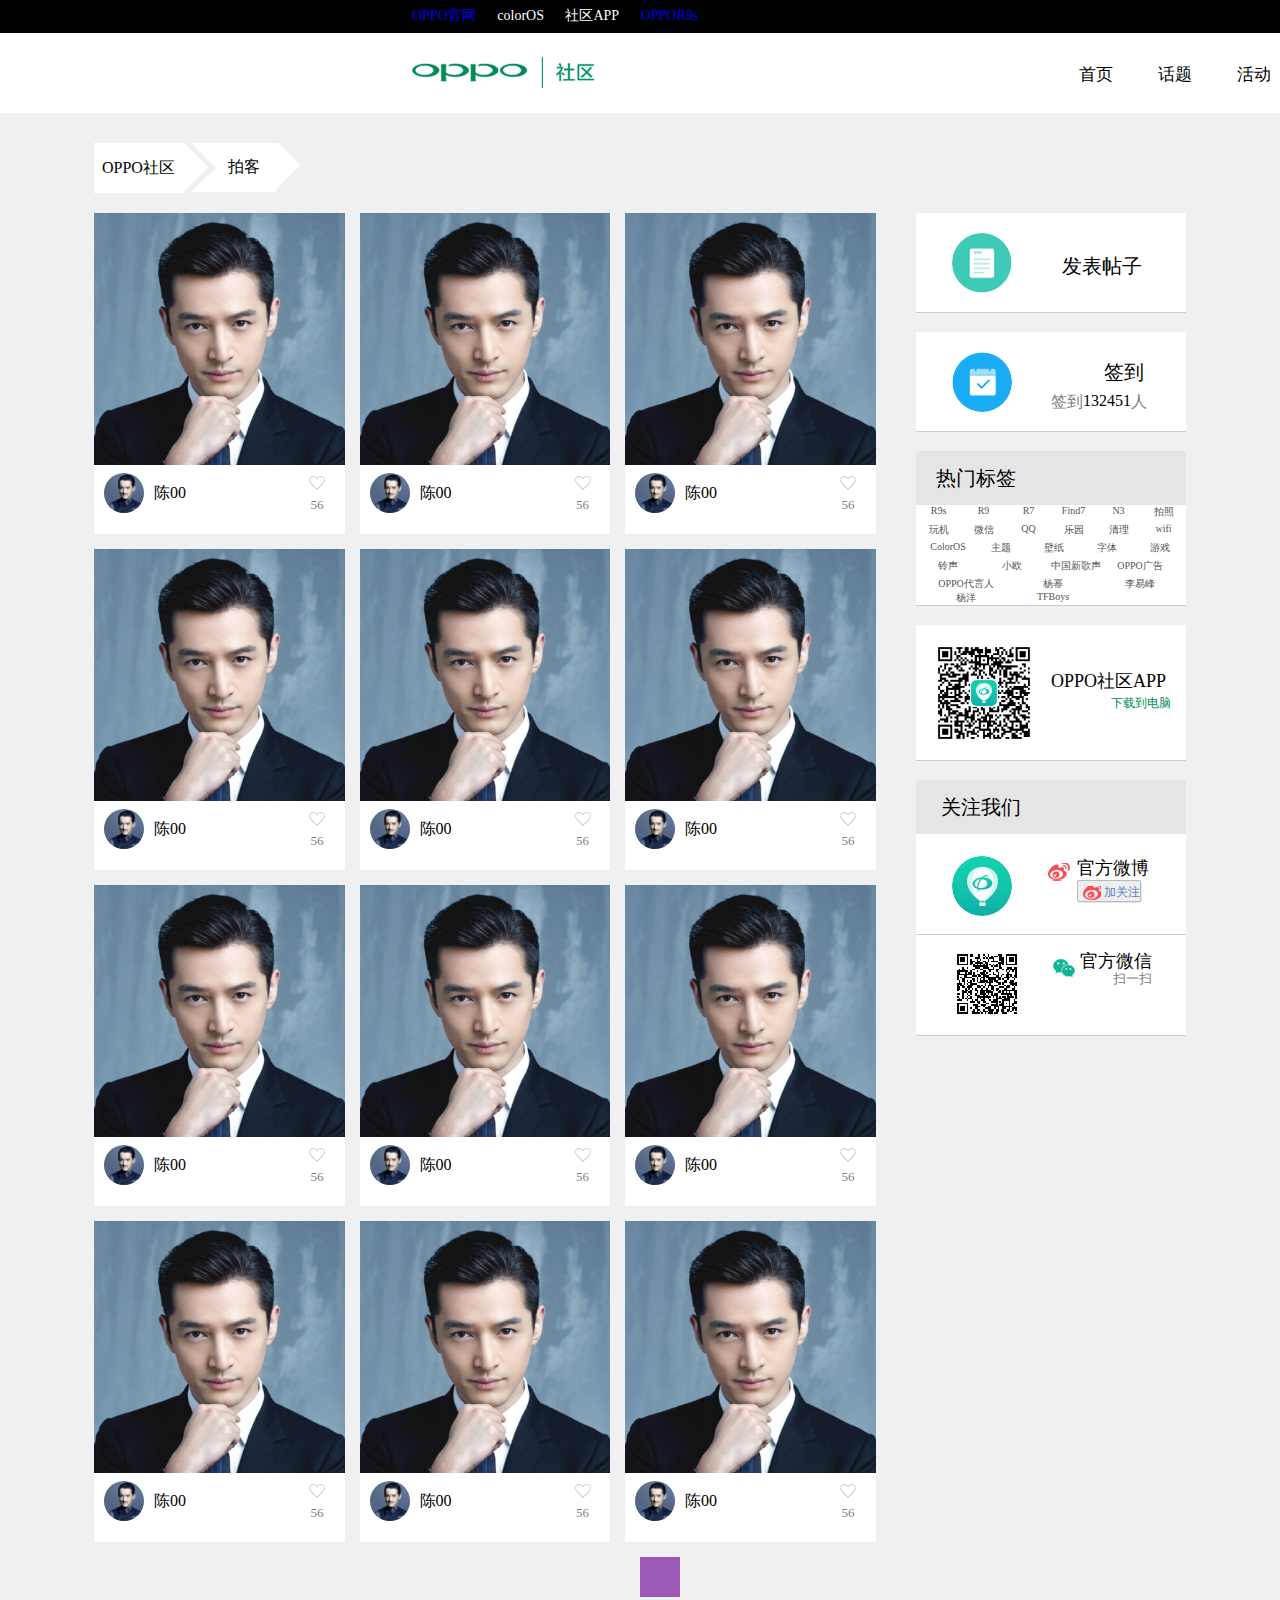
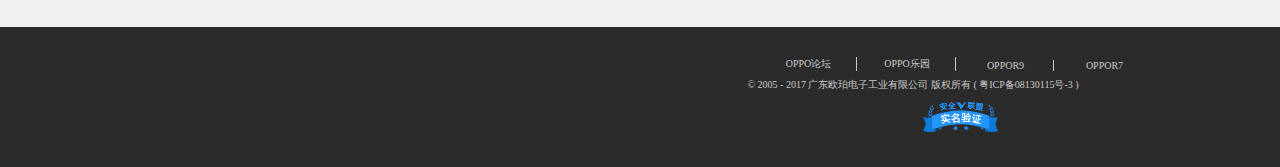
<file: oppo官网/four.html>
<!DOCTYPE html>
<html>
	<head>
		<meta charset="UTF-8">
		<title>four</title>
		<link rel="stylesheet" type="text/css" href="css/four.css"/>
		<link rel="stylesheet" type="text/css" href="css/style.css"/>
		<script src="js/jquery32.js"></script>
		<script src="js/four.js"></script>
	</head>
	<body>
			<header>
			<!--头部黑色部分-->
			<div class="header-top">
				<div class="header-t-left">
					<span><a href="Home.html">OPPO官网</a></span>
					<span><a>colorOS</a></span>
					<span><a>社区APP</a></span>
					<span><a href="shoppingDetails.html">OPPOR9s</a></span>
				</div>
				<div class="header-t-right">
					<span><a>登陆</a></span>
					<span><a>注册</a></span>
					<span><a>找回密码</a></span>
				</div>
			</div>
			<!--头部的logo部分等-->
			<div class="header-buttom">
				<div class="header-b-left">
					<img src="images/logo.png" />
				</div>
				<div class="header-b-right">
					<span><a href="community.html">首页</a></span>
					<span><a href="community.html">话题</a></span>
					<span><a href="community.html">活动</a></span>
					<span id="Paike"><a href="four.html">拍客</a></span>
					<span><a>动态</a></span>
				</div>
			</div>
		</header>
		<div class="section-four">
			<div class="topic">
				<p>
					<div class="rectangle"><span>&nbsp;&nbsp;OPPO社区</span></div>
					<!--右三角形-->
					<div class="right-triangle"></div>
					<div class="square">
						<div class="triangle-topright"></div>
						<div class="triangle-bottomright"></div>
						<div class="rectangle baga">&nbsp;&nbsp;&nbsp;拍客</div>
						<div class="right-triangle ohno"></div>
					</div>
				</p>
			</div>
			<aside class="aSide">
			<!--侧边第一个-->
			<div style="display: none;">
				<ul class="aside-one">
					<li>&nbsp;&nbsp;&nbsp;&nbsp;热门话题</li>
					<li><a>&nbsp;&nbsp;&nbsp;&nbsp;#春天再见#</a></li>
					<li><a>&nbsp;&nbsp;&nbsp;&nbsp;#和好朋友在一起#</a></li>
					<li><a>&nbsp;&nbsp;&nbsp;&nbsp;#花都开好了#</a></li>
					<li><a>&nbsp;&nbsp;&nbsp;&nbsp;#正在追的电视剧#</a></li>
					<li><a>查看更多</a></li>
				</ul>
			</div>
			<!--侧边第二个-->
			<div class="aSide_secend"><div class="tlog_1"></div><span><a>发表帖子</a></span></div>
			<!--侧边第三个-->
			<div class="aSide_third">
				<div class="tlog_2"></div>
			    <span><a>&nbsp;&nbsp;&nbsp;&nbsp;&nbsp;&nbsp;&nbsp;签到</a>
			    <h6>
				<span style="color:#7D7D7D;margin:0;">人</span><span style="margin: 0;">132451</span><span style="color: #7D7D7D;margin: 0;">签到</span>
			    </h6>
			    </span>
			</div>
			<!--侧边第四个-->
			<div class="aSide_forth">
				<div class="hotTag">&nbsp;&nbsp;&nbsp;&nbsp;热门标签</div>
				<ul class="tag">
					<li><a href="shoppingDetails.html">R9s</a></li>
					<li><a href="shoppingDetails.html">R9</a></li>
					<li><a href="shoppingDetails.html">R7</a></li>
					<li><a href="shoppingDetails.html">Find7</a></li>
					<li><a href="shoppingDetails.html">N3</a></li>
					<li><a href="shoot.html">拍照</a></li>
				</ul>
					<br />
				<ul class="tag">
					<li><a href="404.html">玩机</a></li>
					<li><a href="404.html">微信</a></li>
					<li><a href="404.html">QQ</a></li>
					<li><a href="404.html">乐园</a></li>
					<li><a href="404.html">清理</a></li>
					<li><a href="404.html">wifi</a></li>
				</ul>
					<br />
				<ul class="tag_3 tag">
					<li><a href="404.html">ColorOS</a></li>
					<li><a href="404.html">主题</a></li>
					<li><a href="404.html">壁纸</a></li>
					<li><a href="404.html">字体</a></li>
					<li><a href="404.html">游戏</a></li>
				</ul>
					<br />
				<ul class="tag_4 tag">
					<li><a href="404.html">铃声</a></li>
					<li><a href="404.html">小欧</a></li>
					<li><a href="404.html">中国新歌声</a></li>
					<li><a href="404.html">OPPO广告</a></li>
				</ul>
					<br />
				<ul class="tag_5 tag">
					<li><a href="404.html">OPPO代言人</a></li>
					<li><a href="404.html">杨幂</a></li>
					<li><a href="404.html">李易峰</a></li>
					<li><a href="404.html">杨洋</a></li>
				    <li><a href="404.html">TFBoys</a></li>
				</ul>
			</div>
			<!--侧边第五个-->
			<div class="aSide_fifth">
				<span>
					<div><img src="images/013.png" style="width:96px;height: 96px;margin:20px 0 0 20px;"></div>
					<div class="tlog_3"><h4>OPPO社区APP</h4><a>下载到电脑</a></div>
				</span>
			</div>
			<!--侧边第六个-->
			<div class="aSide_sixth">
				<div class="tlog_4"></div>
				<div class="tlog_5"></div>
				<div class="hotTag"><span>关注我们</span></div>
				<div class="weibo">
					<span class="tlog_6">
						<div>官方微博</div>
						<div class="tlog_6_1">
							<div ></div>
							<a>加关注</a>
						</div>
					</span>
				</div>
				<div class='weibo'>
					<div class="tlog_7"></div>
					<div class="tlog_7_1"><div class="tlog_8"></div><br><span>官方微信</span><br><a>扫一扫</a></div>
				</div>
			</div>
		</aside>
			<div class="toomuchPhoto">
				<ul class="oUl">
					<li>
					<div class="bgimg"></div>
							<div>
								<div class="consent">
									<div class="smallimg"></div>
								<span class="table-user">陈00</span>
								<a><img class="oImg"src="images/011.png"/><br><span class="number">56</span></a>
								</div>
					</div>	
					</li>
					<li>
					<div class="bgimg"></div>
							<div>
								<div class="consent">
									<div class="smallimg"></div>
								<span class="table-user">陈00</span>
								<a><img class="oImg"src="images/011.png"/><br><span class="number">56</span></a>
								</div>
					</div>	
					</li>
					<li>
					<div class="bgimg"></div>
							<div>
								<div class="consent">
									<div class="smallimg"></div>
								<span class="table-user">陈00</span>
								<a><img class="oImg"src="images/011.png"/><br><span class="number">56</span></a>
								</div>
					</div>	
					</li>
					</li>
					<li>
					<div class="bgimg"></div>
							<div>
								<div class="consent">
									<div class="smallimg"></div>
								<span class="table-user">陈00</span>
								<a><img class="oImg"src="images/011.png"/><br><span class="number">56</span></a>
								</div>
					</div>	
					</li>
					</li>
					<li>
					<div class="bgimg"></div>
							<div>
								<div class="consent">
									<div class="smallimg"></div>
								<span class="table-user">陈00</span>
								<a><img class="oImg"src="images/011.png"/><br><span class="number">56</span></a>
								</div>
					</div>	
					</li>
					</li>
					<li>
					<div class="bgimg"></div>
							<div>
								<div class="consent">
									<div class="smallimg"></div>
								<span class="table-user">陈00</span>
								<a><img class="oImg"src="images/011.png"/><br><span class="number">56</span></a>
								</div>
					</div>	
					</li>
					</li>
					<li>
					<div class="bgimg"></div>
							<div>
								<div class="consent">
									<div class="smallimg"></div>
								<span class="table-user">陈00</span>
								<a><img class="oImg"src="images/011.png"/><br><span class="number">56</span></a>
								</div>
					</div>	
					</li>
					</li>
					<li>
					<div class="bgimg"></div>
							<div>
								<div class="consent">
									<div class="smallimg"></div>
								<span class="table-user">陈00</span>
								<a><img class="oImg"src="images/011.png"/><br><span class="number">56</span></a>
								</div>
					</div>	
					</li>
					</li>
					<li>
					<div class="bgimg"></div>
							<div>
								<div class="consent">
									<div class="smallimg"></div>
								<span class="table-user">陈00</span>
								<a><img class="oImg"src="images/011.png"/><br><span class="number">56</span></a>
								</div>
					</div>	
					</li>
					</li>
					<li>
					<div class="bgimg"></div>
							<div>
								<div class="consent">
									<div class="smallimg"></div>
								<span class="table-user">陈00</span>
								<a><img class="oImg"src="images/011.png"/><br><span class="number">56</span></a>
								</div>
					</div>	
					</li>
					</li>
					<li>
					<div class="bgimg"></div>
							<div>
								<div class="consent">
									<div class="smallimg"></div>
								<span class="table-user">陈00</span>
								<a><img class="oImg"src="images/011.png"/><br><span class="number">56</span></a>
								</div>
					</div>	
					</li>
					</li>
					<li>
					<div class="bgimg"></div>
							<div>
								<div class="consent">
									<div class="smallimg"></div>
								<span class="table-user">陈00</span>
								<a><img class="oImg"src="images/011.png"/><br><span class="number">56</span></a>
								</div>
					</div>	
					</li>
					</li>
				</ul>
			</div>
			<div id="preloader_2">
			    <span></span>
			    <span></span>
			    <span></span>
			    <span></span>
			</div>   
		</div>
		<footer>
			<ul class="foot_first">
				<li><a href="">OPPO论坛</a></li>
				<li><a href="">OPPO乐园</a></li>
				<li><a href="shoppingDetails.html">OPPOR9</a></li>
				<li id="last_li"><a href="shoppingDetails.html">OPPOR7</a></li>
			</ul>
			<ul class="foot_secent">
				<li>
				<span>© 2005 - 2017 广东欧珀电子工业有限公司 版权所有 ( 粤ICP备08130115号-3 )</span>
			    </li>
			</ul>
			<ul class="foot_third"><li></li></ul>
		</footer>
	</body>
</html>
</file>
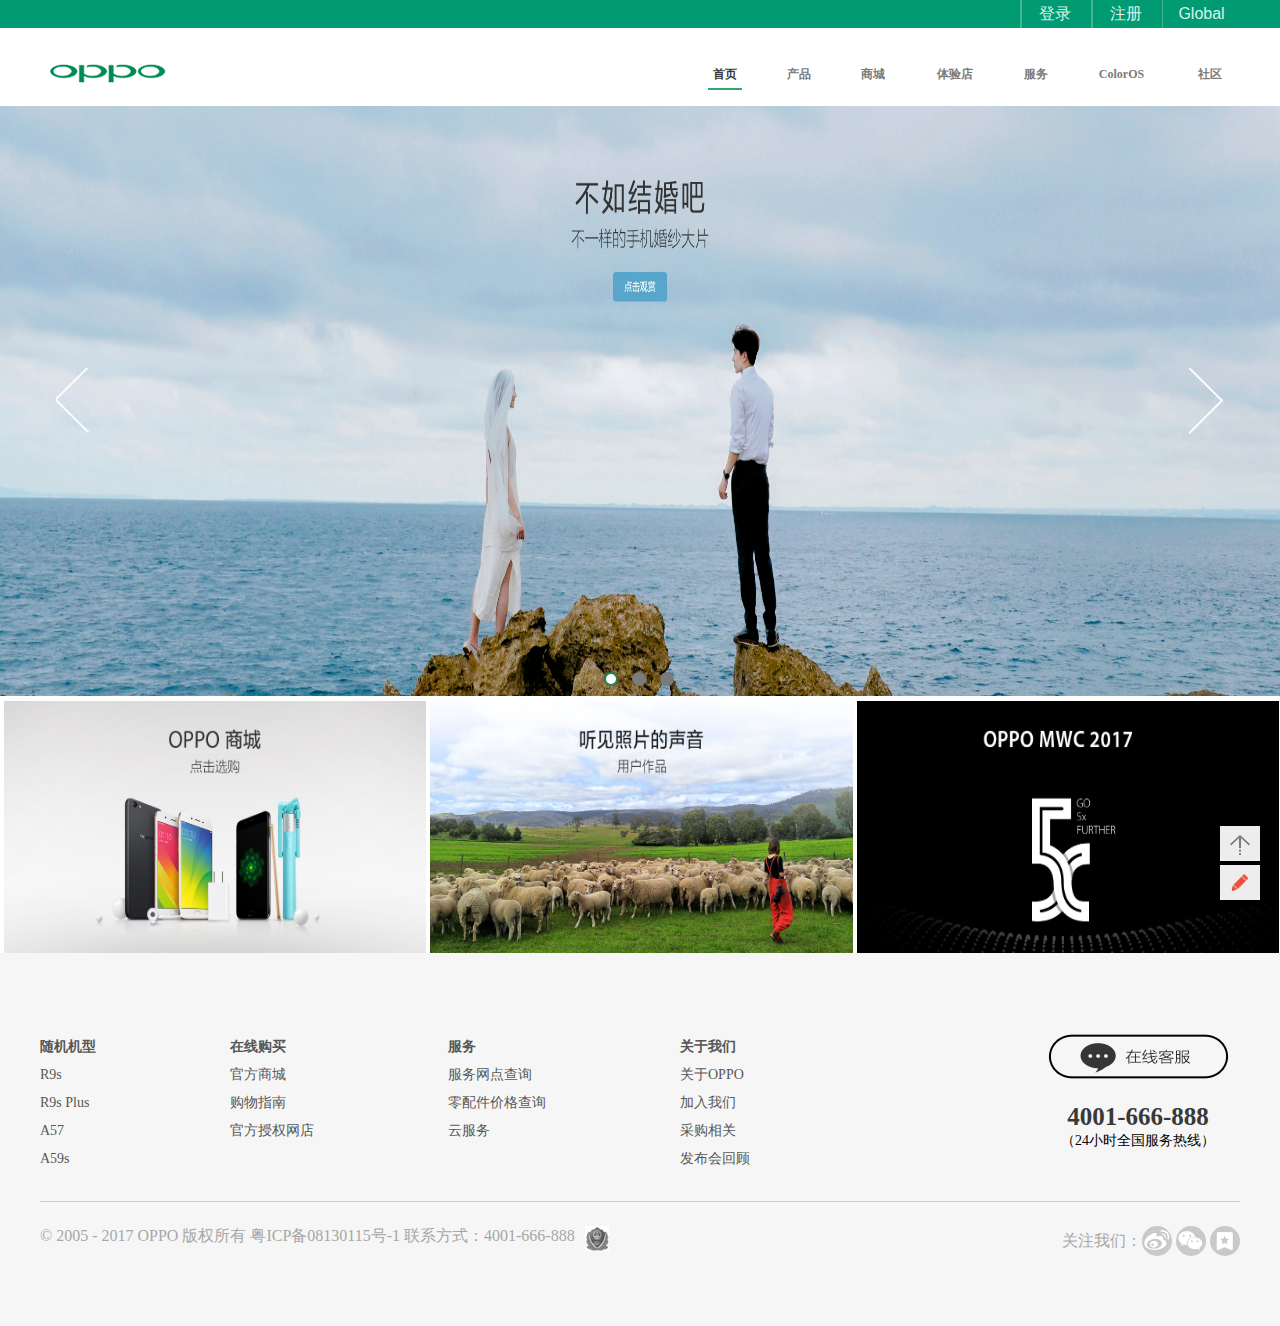
<file: oppo官网/Home.html>
<!DOCTYPE html>
<html>
	<head>
		<meta charset="utf-8" />
		<title>oppo手机官网</title>
		<link rel="stylesheet" href="css/page.css" />
		<link rel="stylesheet" href="css/PublicIndex.css" />
		<script type="text/javascript" src="js/jquery-3.2.0.js" ></script>
		
	</head> 
	<body>
		<!--头部开始-->
		<header>
			<div class="topNav">
				<ul>
					<li><a href="404.html">登录</a></li>
					<li><a href="404.html">注册</a></li>
					<li>Global</li>
				</ul>
			</div>
			<nav class="headerNav">
				<div>
					<div class="logo"><a href="Home.html"><img src="images/logologo.png"/></a></div>
					<ul>
						<li><a href="Home.html" class="headerNavColor">首页</a></li>
						<li><a href="404.html">产品</a></li>
						<li><a href="shopping.html">商城</a></li>
						<li><a href="404.html">体验店</a></li>
						<li><a href="serve.html" >服务</a></li>
						<li><a href="404.html">ColorOS</a></li>
						<li><a href="community.html">社区</a></li>
					</ul>
				</div>
			</nav>
		</header>
		<!--这是轮播图-->
		<div class="carousel">
			<ul class="list">
				<li style="z-index:1"><a href="index.html"><img src="images/a6.jpg" alt="" /></a></li>
				<li><a href="shoppingDetails.html"><img src="images/a5.jpg" alt="" /></a></li>
				<li><a href="serve.html"><img src="images/a1.jpg" alt="" /></a></li>
			</ul>
			<ul class="nav" style="z-index: 2">
				<li class="selected"></li>
				<li></li>
				<li></li>
			</ul>
		<button id="btn1" style="z-index: 3"></button>
		<button id="btn2" style="z-index: 3"></button>
		</div>
		<!--轮播图下面图片-->
		<div id="section">
			<ul>
				<li><a href="shopping.html"><img src="images/a2aaasdas.jpg"/></a></li>
				<li><a href="shoot.html"><img src="images/dsadasf.jpg"/></a></li>
				<li><a href="shoppingDetails.html"><img src="images/a4.png"/></a></li>
			</ul>
		</div>		
		<script>
			//获取nav
	var index = 0;
		$('.nav').on('click','li',function(){
			$('.nav>li').removeClass('selected');
			$(this).addClass('selected');
			//获取index,操作相应的图片
			 index = $('.nav>li').index(this);		
			$('.list>li:eq('+index+')').css('left',$(window).width()).siblings().css('width',$(window).width()).stop(true).animate({
			left :-$(window).width()
		},1000);
		$('.list>li:eq('+index+')').stop(true).animate({
			left :0
		},1000);
			

		})
		function run(next){
			if(next==1){
				index++
				if(index > 2){
					index = 0;
				}
			}else{
				index--
				if(index < 0){
					index = 2
				}
			}			
		$('.list>li:eq('+index+')').css('left',$(window).width()).siblings().css('width',$(window).width()).stop(true).animate({
			left :-$(window).width()
		},1000);
		$('.list>li:eq('+index+')').stop(true).animate({
			left :0
		},1000);
		$('.nav>li').removeClass('selected').eq(index).addClass('selected');
		}
		//设置定时器
    	var timer =  setInterval(function(){run(1)}, 3000);

	    $('.carousel').mouseover(function(){
	       	clearInterval(timer)
	       })
		$('.carousel').mouseout(function(){
		 	timer = setInterval(function(){run(1)}, 3000)
		});
		 
		$('#btn1').click(function(){
			run(0)
		})	
		$('#btn2').click(function(){
			run(1)
		})	
		</script>
		<!--回到顶部-->
		<div class="scroll" id="scroll" >
			<div id="top">
				回到顶部
			</div>
		</div>
	    <div class="msg" id="msg" >
	    	<div id="opinion">
	    	<a href="404.html" style="line-height: 100%;">意见反馈</a>	
	    	</div>
	    </div>
	<script type="text/javascript">
//		回到顶部
	$(function(){
		showScroll();
		function showScroll(){
			$(window).scroll( function() { 
				var scrollValue=$(window).scrollTop();
				scrollValue > 100 ? $('div[class=scroll]').fadeIn():$('div[class=scroll]').fadeOut();
			} );	
			$('#scroll').click(function(){
				$("html,body").animate({scrollTop:0},200);	
			});	
		}
	})
	
	</script>
	<!--意见反馈-->
	<script>
		$(function(){
		showScroll();
		function showScroll(){
			$(window).scroll( function() { 
				var scrollValue=$(window).scrollTop();
				scrollValue > 100 ? $('.msg').fadeIn():$('.msg').fadeOut();
			} );	
		}
	})
	</script>
	<!--尾部开始-->
	<footer>
			<div class="footerFirst">
				<div class="footerNav">
					<ul>
						<li><a href="javascrpt:;">随机机型</a></li>
						<li><a href="shoppingDetails.html">R9s</a></li>
						<li><a href="shoppingDetails.html">R9s Plus</a></li>
						<li><a href="shoppingDetails.html">A57</a></li>
						<li><a href="shoppingDetails.html">A59s</a></li>
					</ul>
					<ul>
						<li><a href="javascrpt:;">在线购买</a></li>
						<li><a href="shopping.html">官方商城</a></li>
						<li><a href="shopping.html">购物指南</a></li>
						<li><a href="shopping.html">官方授权网店</a></li>
					</ul>
					<ul>
						<li><a href="javascrpt:;">服务</a></li>
						<li><a href="404.html">服务网点查询</a></li>
						<li><a href="404.html">零配件价格查询</a></li>
						<li><a href="404.html">云服务</a></li>
					</ul>
					<ul>
						<li><a href="javascrpt:;">关于我们</a></li>
						<li><a href="404.html">关于OPPO</a></li>
						<li><a href="404.html">加入我们</a></li>
						<li><a href="404.html">采购相关</a></li>
						<li><a href="404.html">发布会回顾</a></li>
					</ul>
					<div class="footerServe">
						<div><a href="chat.html"><img src="images/icon-online.png"/></a></div>
						<p id="phone">4001-666-888</p>
						<script type="text/javascript">
							//ie字体大小兼容
								function ie(){
									function isIE() { 
										 if (!!window.ActiveXObject || "ActiveXObject" in window)
										  return true;
										  else
										  return false;
									 }
									if(isIE()==true){
										$('#phone').css('font-size','30px')
									}else{
										$('#phone').css('font-size','25px')
									}
								}
								ie()
						</script>
						<span>（24小时全国服务热线）</span>
					</div>
				</div>
			</div>
			<div class="copyrigth">
				<p>&copy;&nbsp;2005&nbsp;-&nbsp;2017&nbsp;OPPO&nbsp;版权所有&nbsp;粤ICP备08130115号-1&nbsp;联系方式：4001-666-888</p>
				<a href="404.html"></a>
				<div class="weixinweibo">
					<span>关注我们：</span>
					<a href="404.html" class="weibo"><sapn></sapn></a>
					<a href="404.html" class="weixin"><sapn id="weixin"></sapn></a>
					<a href="404.html" class="zhifubao"><sapn id="zhifubao"></sapn></a>
				</div>
			</div>
		</footer>
	</body>
</html>
</file>
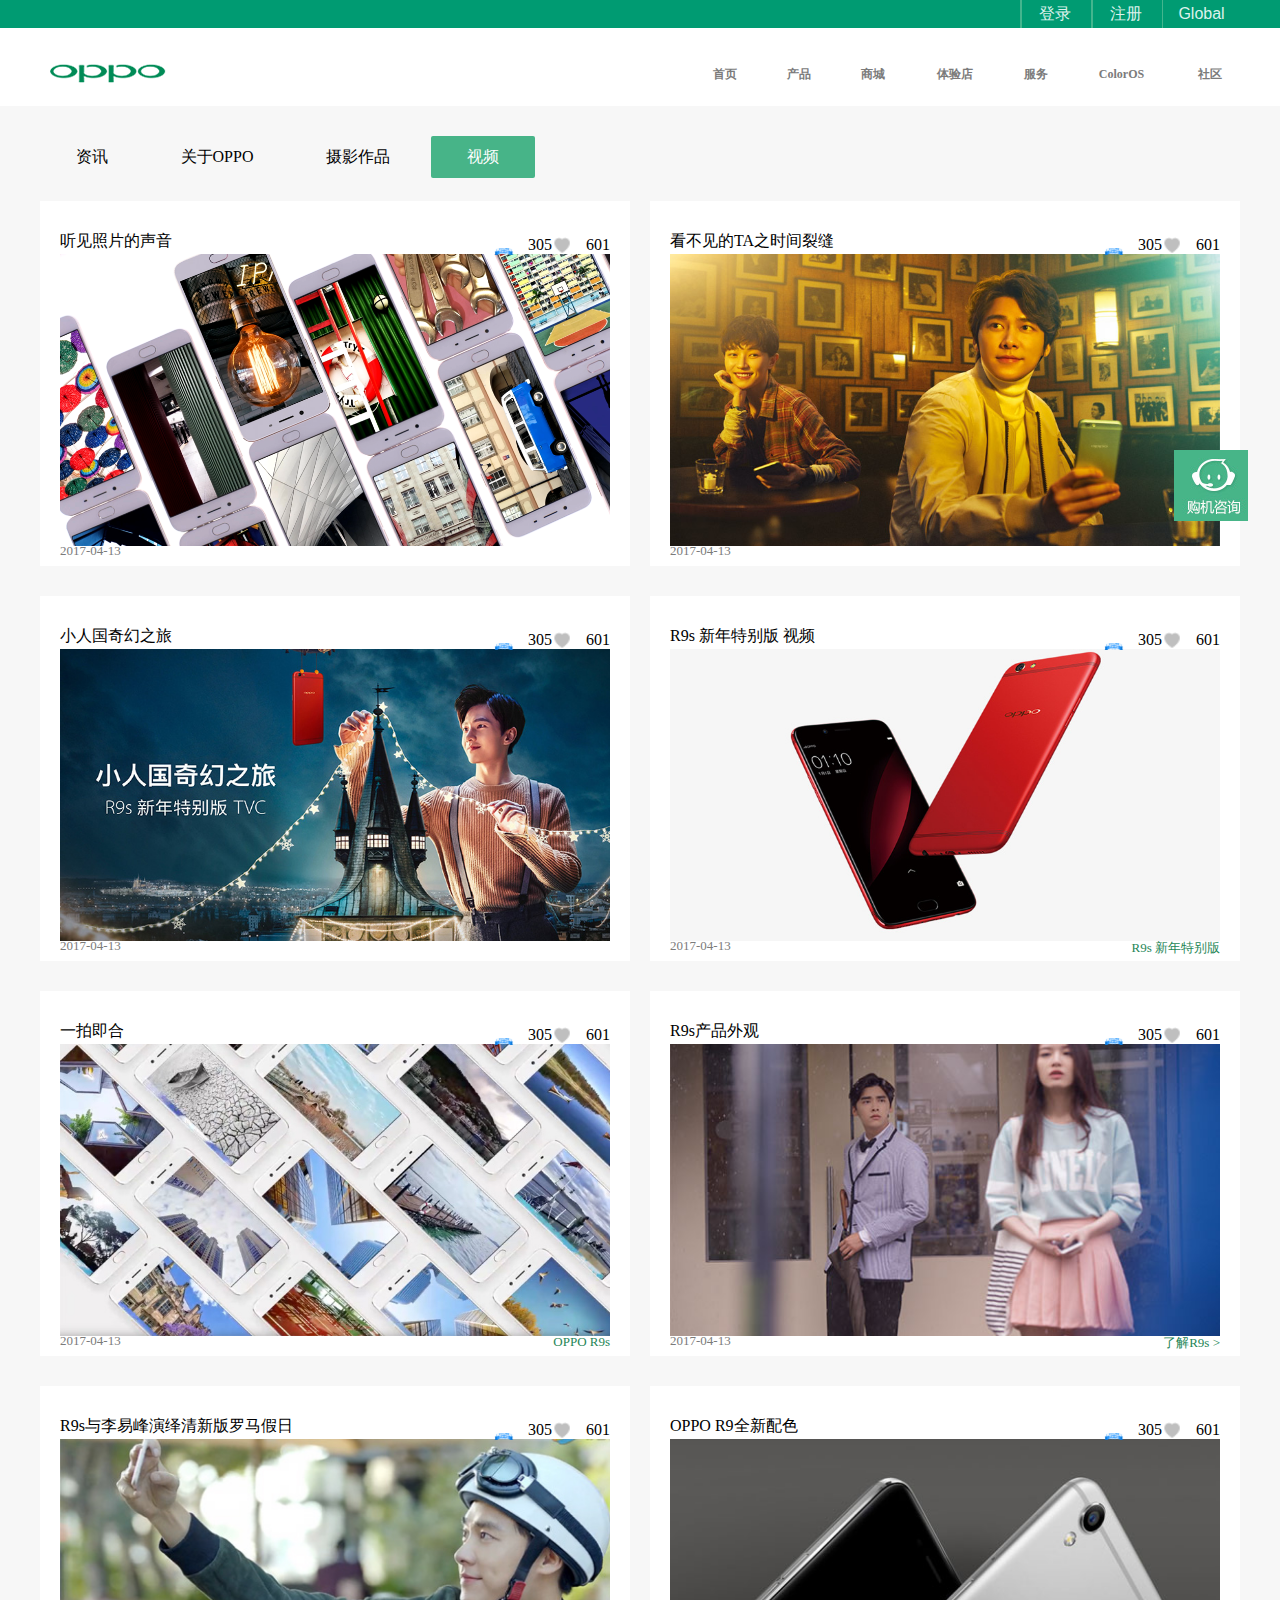
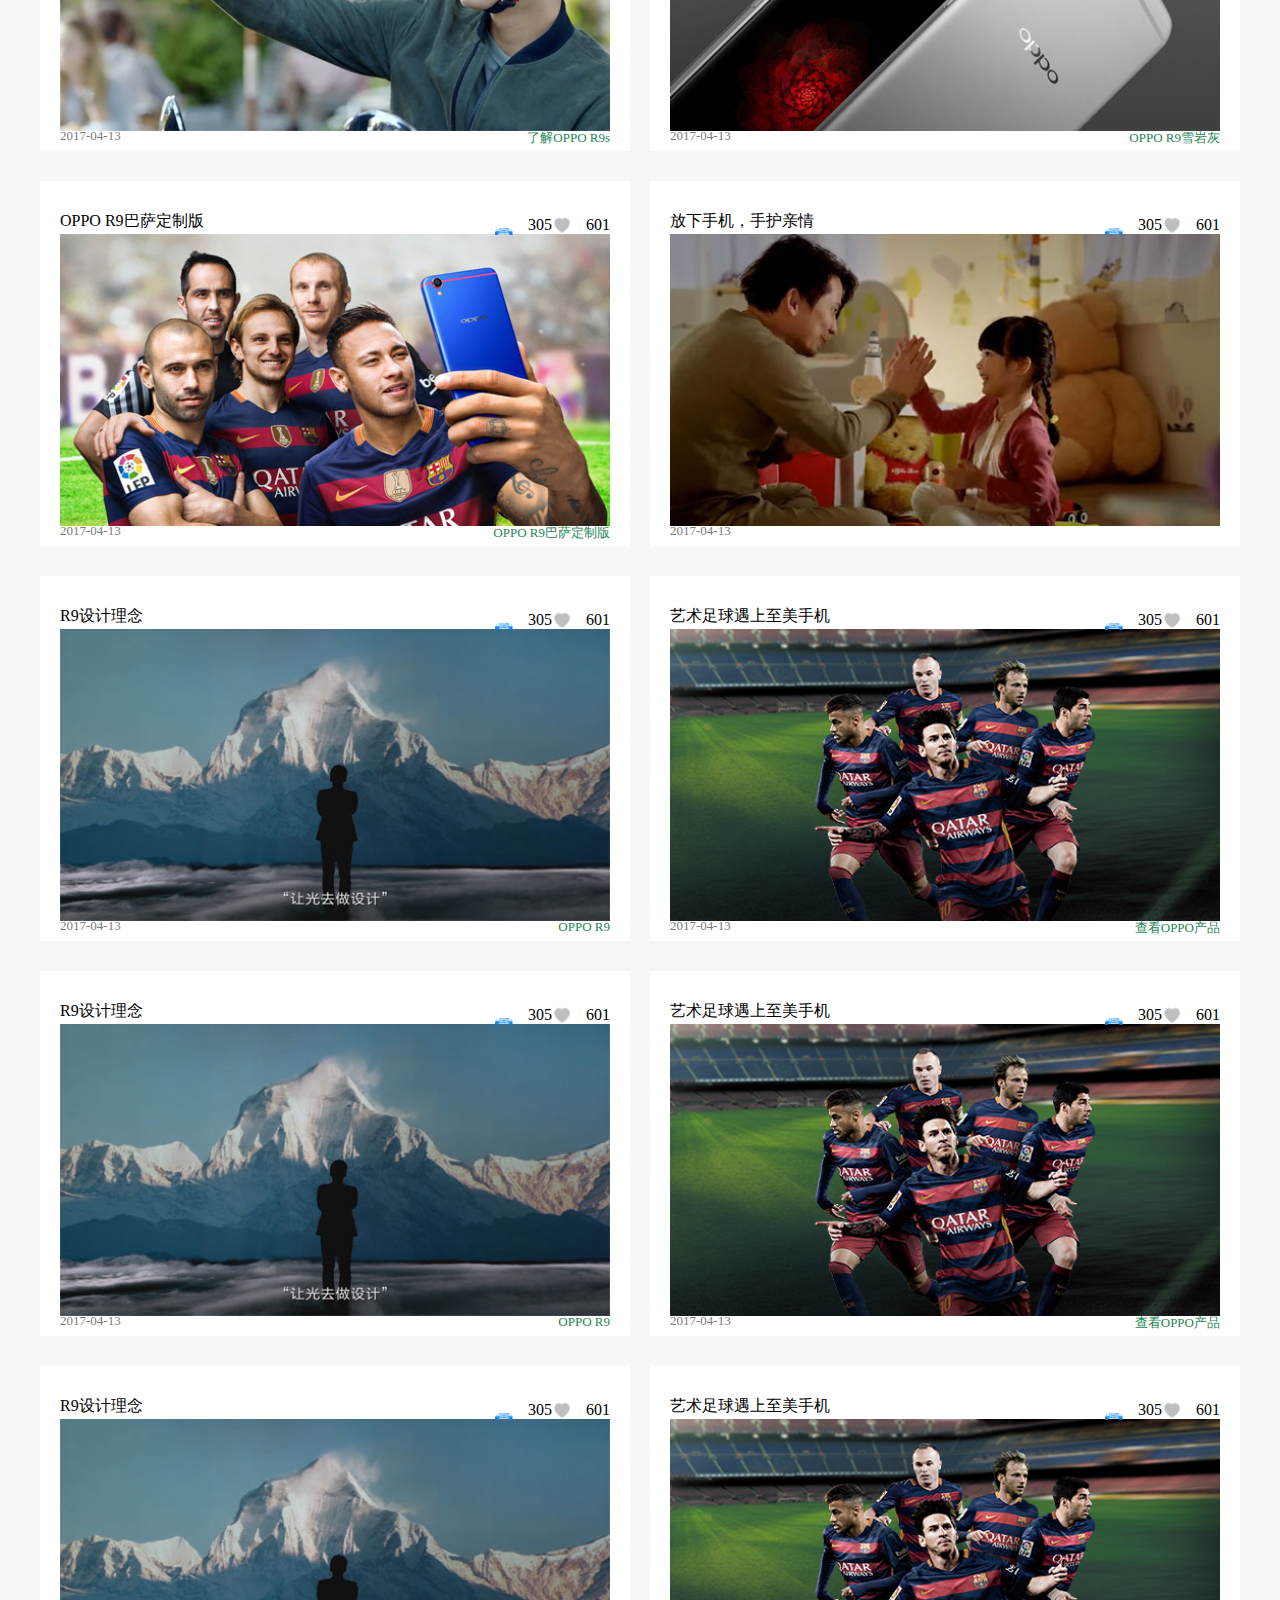
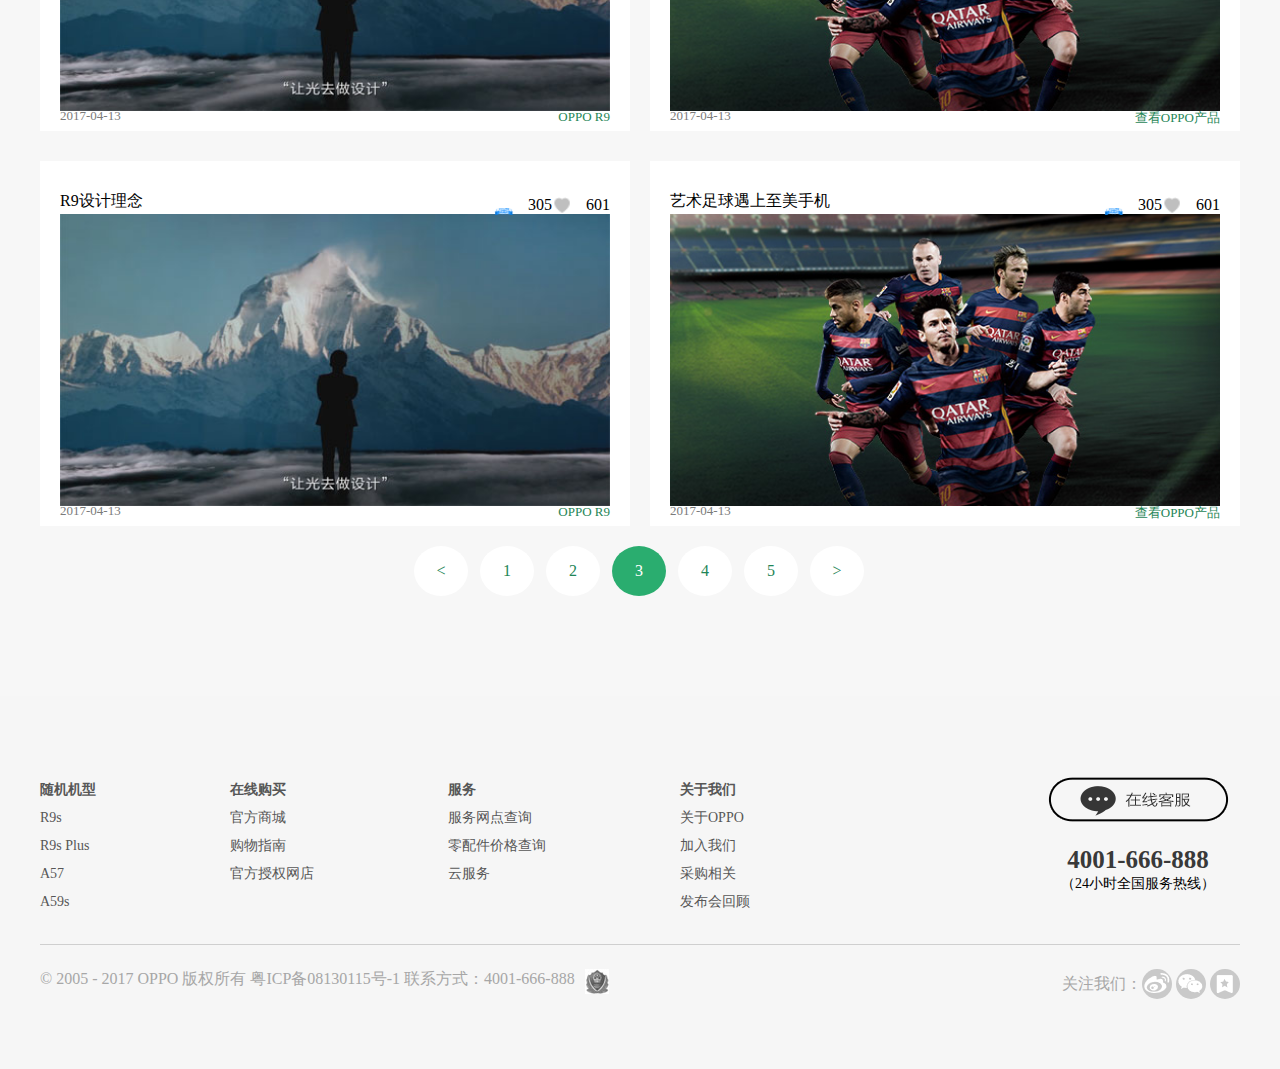
<file: oppo官网/shoot.html>
<!DOCTYPE html>
<html>
	<head>
		<meta charset="utf-8">
		<title>拍摄作品</title>
		<link rel="stylesheet" type="text/css" href="css/shoot.css"/>
		<link rel="stylesheet" type="text/css" href="css/PublicIndex.css"/>
		<script src="js/jquery32.js"></script>
		<script type="text/javascript" src="js/shoot.js"></script>
	</head>
	<body id="goTop" name="goTop">
		<header>
			<div class="topNav">
				<ul>
					<li><a href="404.html">登录</a></li>
					<li><a href="404.html">注册</a></li>
					<li>Global</li>
				</ul>
			</div>
			<nav class="headerNav">
				<div>
					<div class="logo"><a href="Home.html"><img src="images/logologo.png"/></a></div>
					<ul>
						<li><a href="Home.html">首页</a></li>
						<li><a href="404.html">产品</a></li>
						<li><a href="shopping.html">商城</a></li>
						<li><a href="404.html">体验店</a></li>
						<li><a href="serve.html">服务</a></li>
						<li><a href="404.html">ColorOS</a></li>
						<li><a href="community.html">社区</a></li>
					</ul>
				</div>
			</nav>
		</header>
		<!--内容-->
		<div class="main">
			<div class="mian_header">
				<ul>
					<li id="oLi">资讯</li>
					<li>关于OPPO</li>
					<li>摄影作品</li>
					<li id="oLi" class="oLi_1">视频</li>
				</ul>
			</div>
			<div class="Optin_1">
				<!--第一排-->
				<div class="first">
				   <div class="oDiv_1 oDiv">
				   	    <div class="consent">
					        <div id="consent_1"><a>听见照片的声音 </a>
					        	<div><img src="images/02.png"/>
					                <span>305</span><img src="images/01.png"/>
					                <span>601</span>
					        	</div>
					        </div>
					            <img  id="oImg" src="images/2017041301041258ef102c2bb91.png"/><br>
					            <span id="Ospan">2017-04-13</span>
					    </div>
			            </div>
			            <div class="oDiv_2 oDiv">
				   	        <div class="consent">
					            <div id="consent_1"><a>看不见的TA之时间裂缝 </a>
					            	<div>
					            		<img src="images/02.png"/>
					                    <span>305</span><img src="images/01.png"/>
					                    <span>601</span>
					            	</div>
					            </div>
					            <img id="oImg" src="images/2017032009034158cf3571d57d1.jpg"/><br>
					            <span id="Ospan">2017-04-13</span>
					        </div>
			            </div>
			    </div>
			    <!--第二排-->
			    <div class="secent">
				   <div class="oDiv_1 oDiv">
				   	    <div class="consent">
					        <div id="consent_1"><a>小人国奇幻之旅 </a>
					        	<div><img src="images/02.png"/>
					                <span>305</span><img src="images/01.png"/>
					                <span>601</span>
					        	</div>
					        </div>
					            <img  id="oImg" src="images/2017011002011158747b3b64687.jpg"/><br>
					            <span id="Ospan">2017-04-13</span>
					        </div>
			            </div>
			            <div class="oDiv_2 oDiv">
				   	        <div class="consent">
					            <div id="consent_1"><a>R9s 新年特别版 视频 </a>
					            	<div><img src="images/02.png"/>
					                <span>305</span><img src="images/01.png"/>
					                <span>601</span>
					        	</div>
					            </div>
					            <img id="oImg" src="images/20170105040128586e0a3c9f910.jpg"/><br>
					            <span id="Ospan">2017-04-13</span><span class="fr"><a href="">R9s 新年特别版</a></span>
					        </div>
			            </div>
			    </div>
			    <!--第三排-->
			    <div class="third">
				   <div class="oDiv_1 oDiv">
				   	    <div class="consent">
					        <div id="consent_1"><a>一拍即合</a>
					        	<div><img src="images/02.png"/>
					                <span>305</span><img src="images/01.png"/>
					                <span>601</span>
					        	</div>
					        </div>
					            <img  id="oImg" src="images/20161222101221585b3c25d8b46.jpg"/><br>
					            <span id="Ospan">2017-04-13</span><span class="fr"><a href="">OPPO R9s</a></span>
					        </div>
			            </div>
			            <div class="oDiv_2 oDiv">
				   	        <div class="consent">
					            <div id="consent_1"><a>R9s产品外观 </a>
					            	<div><img src="images/02.png"/>
					                <span>305</span><img src="images/01.png"/>
					                <span>601</span>
					        	</div>
					            </div>
					            <img id="oImg" src="images/20151014031046qdUnwQ8OhZAG33MD.jpg"/><br>
					            <span id="Ospan">2017-04-13</span><span class="fr"><a href="">了解R9s &gt;</a></span>
					        </div>
			            </div>
			    </div>
			    <!--第四排-->
			    <div class="third">
				   <div class="oDiv_1 oDiv">
				   	    <div class="consent">
					        <div id="consent_1"><a>R9s与李易峰演绎清新版罗马假日</a>
					        	<div><img src="images/02.png"/>
					                <span>305</span><img src="images/01.png"/>
					                <span>601</span>
					        	</div>
					        </div>
					            <img  id="oImg" src="images/2016100902105057f9e14a2eba1.jpg"/><br>
					            <span id="Ospan">2017-04-13</span><span class="fr"> <a href="">了解OPPO R9s</a></span>
					        </div>
			            </div>
			            <div class="oDiv_2 oDiv">
				   	        <div class="consent">
					            <div id="consent_1"><a>OPPO R9全新配色 </a>
					            	<div><img src="images/02.png"/>
					                <span>305</span><img src="images/01.png"/>
					                <span>601</span>
					        	</div>
					            </div>
					            <img id="oImg" src="images/1.jpg"/><br>
					            <span id="Ospan">2017-04-13</span><span class="fr"><a href="">OPPO R9雪岩灰</a></span>
					        </div>
			            </div>
			    </div>
			    <!--第五楼-->
			    <div class="third">
				   <div class="oDiv_1 oDiv">
				   	    <div class="consent">
					        <div id="consent_1"><a>OPPO R9巴萨定制版</a>
					        	<div><img src="images/02.png"/>
					                <span>305</span><img src="images/01.png"/>
					                <span>601</span>
					        	</div>
					        </div>
					            <img  id="oImg" src="images/20160617090649FMLwAql3YgbEfyJs.jpg"/><br>
					            <span id="Ospan">2017-04-13</span><span class="fr"><a href="">OPPO R9巴萨定制版</a></span>
					        </div>
			            </div>
			            <div class="oDiv_2 oDiv">
				   	        <div class="consent">
					            <div id="consent_1"><a>放下手机，手护亲情 </a>
					            	<div><img src="images/02.png"/>
					                <span>305</span><img src="images/01.png"/>
					                <span>601</span>
					        	</div>
					            </div>
					            <img id="oImg" src="images/20160617090610weiq9qoZt2YkLW98.jpg"/><br>
					            <span id="Ospan">2017-04-13</span>
					        </div>
			            </div>
			    </div>
			    <div class="third">
				   <div class="oDiv_1 oDiv">
				   	    <div class="consent">
					        <div id="consent_1"><a>R9设计理念</a>
					        	<div><img src="images/02.png"/>
					                <span>305</span><img src="images/01.png"/>
					                <span>601</span>
					        	</div>
					        </div>
					            <img  id="oImg" src="images/20160317040305Bk7hfo5eXIHhOMdM.jpg"/><br>
					            <span id="Ospan">2017-04-13</span><span class="fr"><a href="">OPPO R9</a></span>
					        </div>
			            </div>
			            <div class="oDiv_2 oDiv">
				   	        <div class="consent">
					            <div id="consent_1"><a>艺术足球遇上至美手机</a>
					            	<div><img src="images/02.png"/>
					                <span>305</span><img src="images/01.png"/>
					                <span>601</span>
					        	</div>
					            </div>
					            <img id="oImg" src="images/201602171102471DCnMl2sUfw3EwbX.jpg"/><br>
					            <span id="Ospan">2017-04-13</span><span class="fr"><a href="">查看OPPO产品</a></span>
					        </div>
			            </div>
			    </div>
			     <div class="third">
				   <div class="oDiv_1 oDiv">
				   	    <div class="consent">
					        <div id="consent_1"><a>R9设计理念</a>
					        	<div><img src="images/02.png"/>
					                <span>305</span><img src="images/01.png"/>
					                <span>601</span>
					        	</div>
					        </div>
					            <img  id="oImg" src="images/20160317040305Bk7hfo5eXIHhOMdM.jpg"/><br>
					            <span id="Ospan">2017-04-13</span><span class="fr"><a href="">OPPO R9</a></span>
					        </div>
			            </div>
			            <div class="oDiv_2 oDiv">
				   	        <div class="consent">
					            <div id="consent_1"><a>艺术足球遇上至美手机</a>
					            	<div><img src="images/02.png"/>
					                <span>305</span><img src="images/01.png"/>
					                <span>601</span>
					        	</div>
					            </div>
					            <img id="oImg" src="images/201602171102471DCnMl2sUfw3EwbX.jpg"/><br>
					            <span id="Ospan">2017-04-13</span><span class="fr"><a href="">查看OPPO产品</a></span>
					        </div>
			            </div>
			    </div>
			     <div class="third">
				   <div class="oDiv_1 oDiv">
				   	    <div class="consent">
					        <div id="consent_1"><a>R9设计理念</a>
					        	<div><img src="images/02.png"/>
					                <span>305</span><img src="images/01.png"/>
					                <span>601</span>
					        	</div>
					        </div>
					            <img  id="oImg" src="images/20160317040305Bk7hfo5eXIHhOMdM.jpg"/><br>
					            <span id="Ospan">2017-04-13</span><span class="fr"><a href="">OPPO R9</a></span>
					        </div>
			            </div>
			            <div class="oDiv_2 oDiv">
				   	        <div class="consent">
					            <div id="consent_1"><a>艺术足球遇上至美手机</a>
					            	<div><img src="images/02.png"/>
					                <span>305</span><img src="images/01.png"/>
					                <span>601</span>
					        	</div>
					            </div>
					            <img id="oImg" src="images/201602171102471DCnMl2sUfw3EwbX.jpg"/><br>
					            <span id="Ospan">2017-04-13</span><span class="fr"><a href="">查看OPPO产品</a></span>
					        </div>
			            </div>
			    </div>
			     <div class="third">
				   <div class="oDiv_1 oDiv">
				   	    <div class="consent">
					        <div id="consent_1"><a>R9设计理念</a>
					        	<div><img src="images/02.png"/>
					                <span>305</span><img src="images/01.png"/>
					                <span>601</span>
					        	</div>
					        </div>
					            <img  id="oImg" src="images/20160317040305Bk7hfo5eXIHhOMdM.jpg"/><br>
					            <span id="Ospan">2017-04-13</span><span class="fr"><a href="">OPPO R9</a></span>
					        </div>
			            </div>
			            <div class="oDiv_2 oDiv">
				   	        <div class="consent">
					            <div id="consent_1"><a>艺术足球遇上至美手机</a>
					            	<div><img src="images/02.png"/>
					                <span>305</span><img src="images/01.png"/>
					                <span>601</span>
					        	</div>
					            </div>
					            <img id="oImg" src="images/201602171102471DCnMl2sUfw3EwbX.jpg"/><br>
					            <span id="Ospan">2017-04-13</span><span class="fr"><a href="">查看OPPO产品</a></span>
					        </div>
			            </div>
			    </div>
			    <div class="index">
				<ul>
					<li>&lt;</li>
					<li>1</li>
					<li>2</li>
					<li class="oIndex_1">3</li>
					<li>4</li>
					<li>5</li>
					<li>&gt;</li>
				</ul>
			    </div>
			</div>	
		</div>
		<!--尾部-->
		<footer>
			<div class="footerFirst">
				<div class="footerNav">
					<ul>
						<li><a href="javascript:;">随机机型</a></li>
						<li><a href="shoppingDetails.html">R9s</a></li>
						<li><a href="shoppingDetails.html">R9s Plus</a></li>
						<li><a href="shoppingDetails.html">A57</a></li>
						<li><a href="shoppingDetails.html">A59s</a></li>
					</ul>
					<ul>
						<li><a href="javascript:;">在线购买</a></li>
						<li><a href="shopping.html">官方商城</a></li>
						<li><a href="shopping.html">购物指南</a></li>
						<li><a href="shopping.html">官方授权网店</a></li>
					</ul>
					<ul>
						<li><a href="javascript:;">服务</a></li>
						<li><a href="404.html">服务网点查询</a></li>
						<li><a href="404.html">零配件价格查询</a></li>
						<li><a href="404.html">云服务</a></li>
					</ul>
					<ul>
						<li><a href="javascript:;">关于我们</a></li>
						<li><a href="404.html">关于OPPO</a></li>
						<li><a href="404.html">加入我们</a></li>
						<li><a href="404.html">采购相关</a></li>
						<li><a href="404.html">发布会回顾</a></li>
					</ul>
					<div class="footerServe">
						<div><a href="chat.html"><img src="images/icon-online.png"/></a></div>
						<p id="phone">4001-666-888</p>
						<span>（24小时全国服务热线）</span>
					</div>
				</div>
			</div>
			<div class="copyrigth">
				<p>&copy;&nbsp;2005&nbsp;-&nbsp;2017&nbsp;OPPO&nbsp;版权所有&nbsp;粤ICP备08130115号-1&nbsp;联系方式：4001-666-888</p>
				<a href="404.html"></a>
				<div class="weixinweibo">
					<span>关注我们：</span>
					<a href="404.html" class="weibo"><sapn></sapn></a>
					<a href="404.html" class="weixin"><sapn id="weixin"></sapn></a>
					<a href="404.html" class="zhifubao"><sapn id="zhifubao"></sapn></a>
				</div>
			</div>
		</footer>
	    <!--右下角导航-->
		<div>
			<div class="consult"><a href="chat.html"></a></div>
			<div class="rightBottomNav">
				<div><a href="#goTop" class="backTop"><div>返回顶部<span></span></div></a></div>
				<div><a href="404.html" class="feedback"><div>意见反馈<span></span></div></a></div>
			</div>
		</div>
	</body>
</html>
</file>
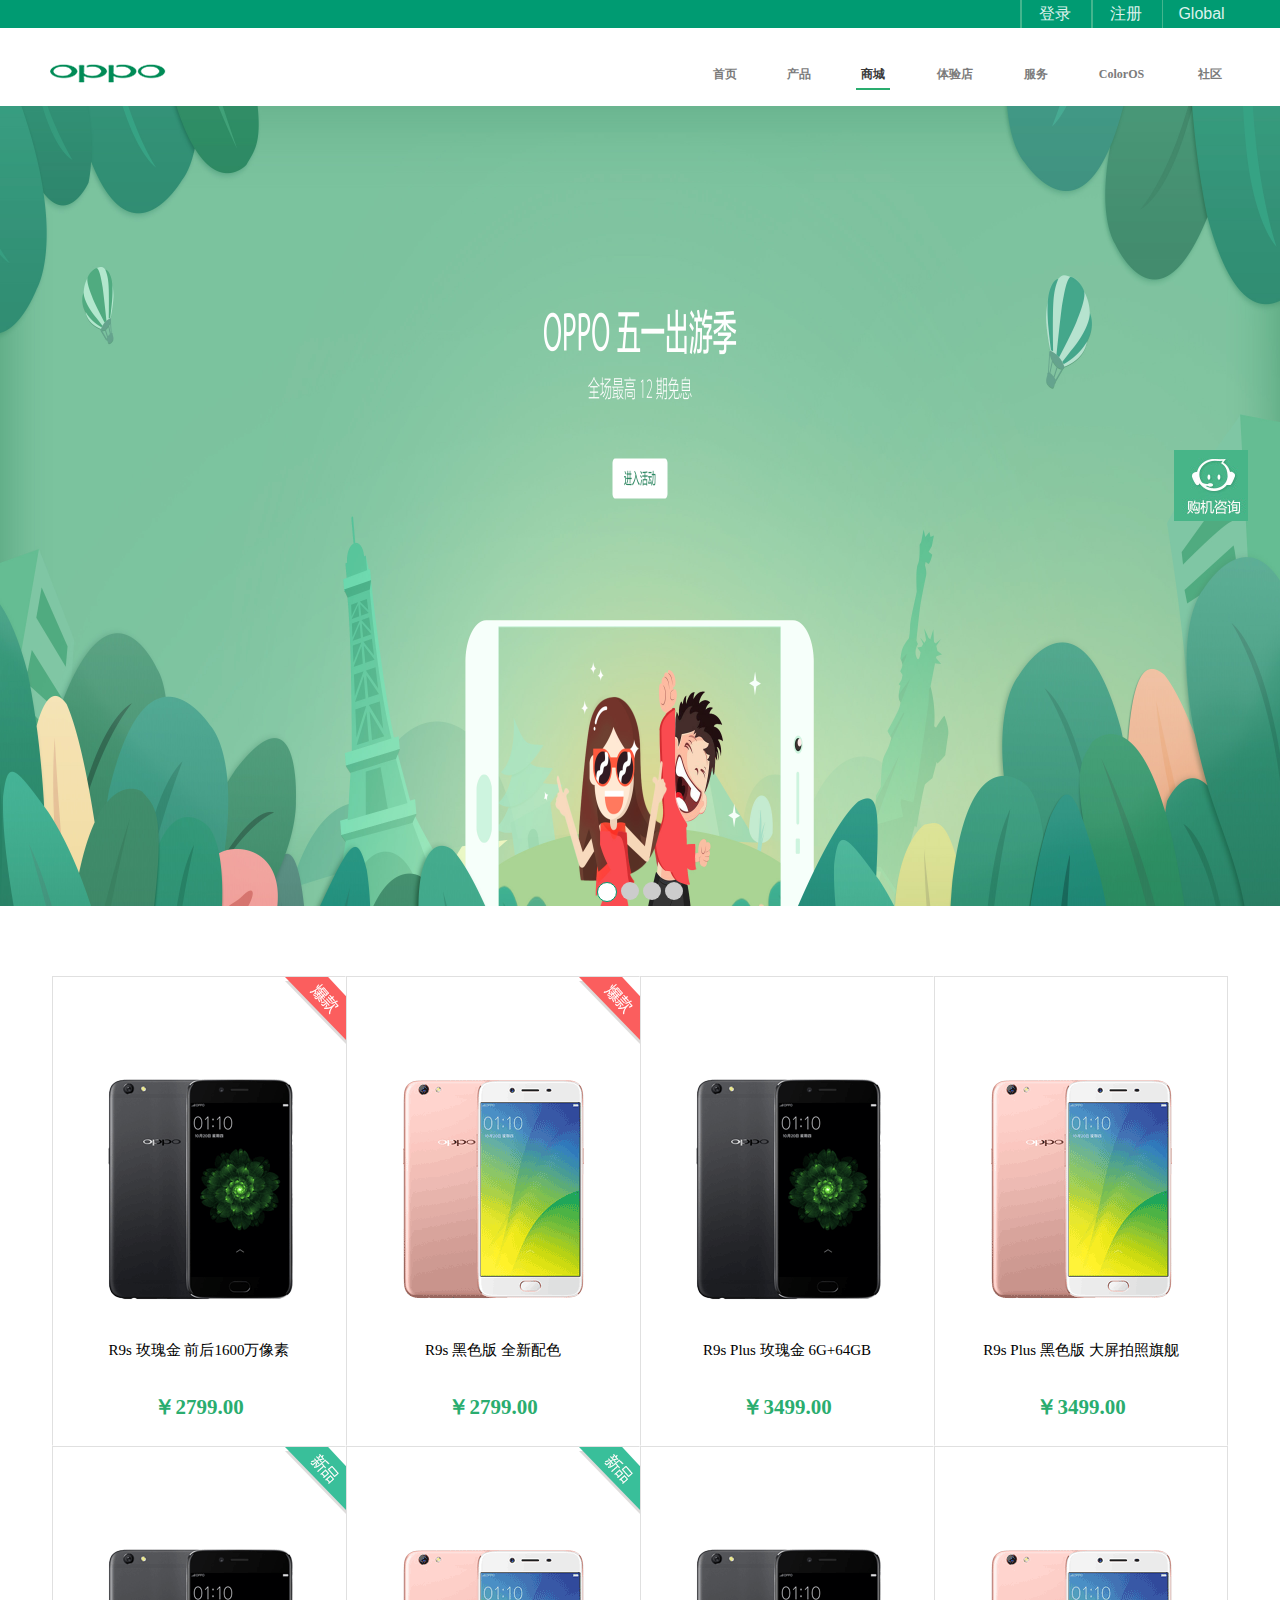
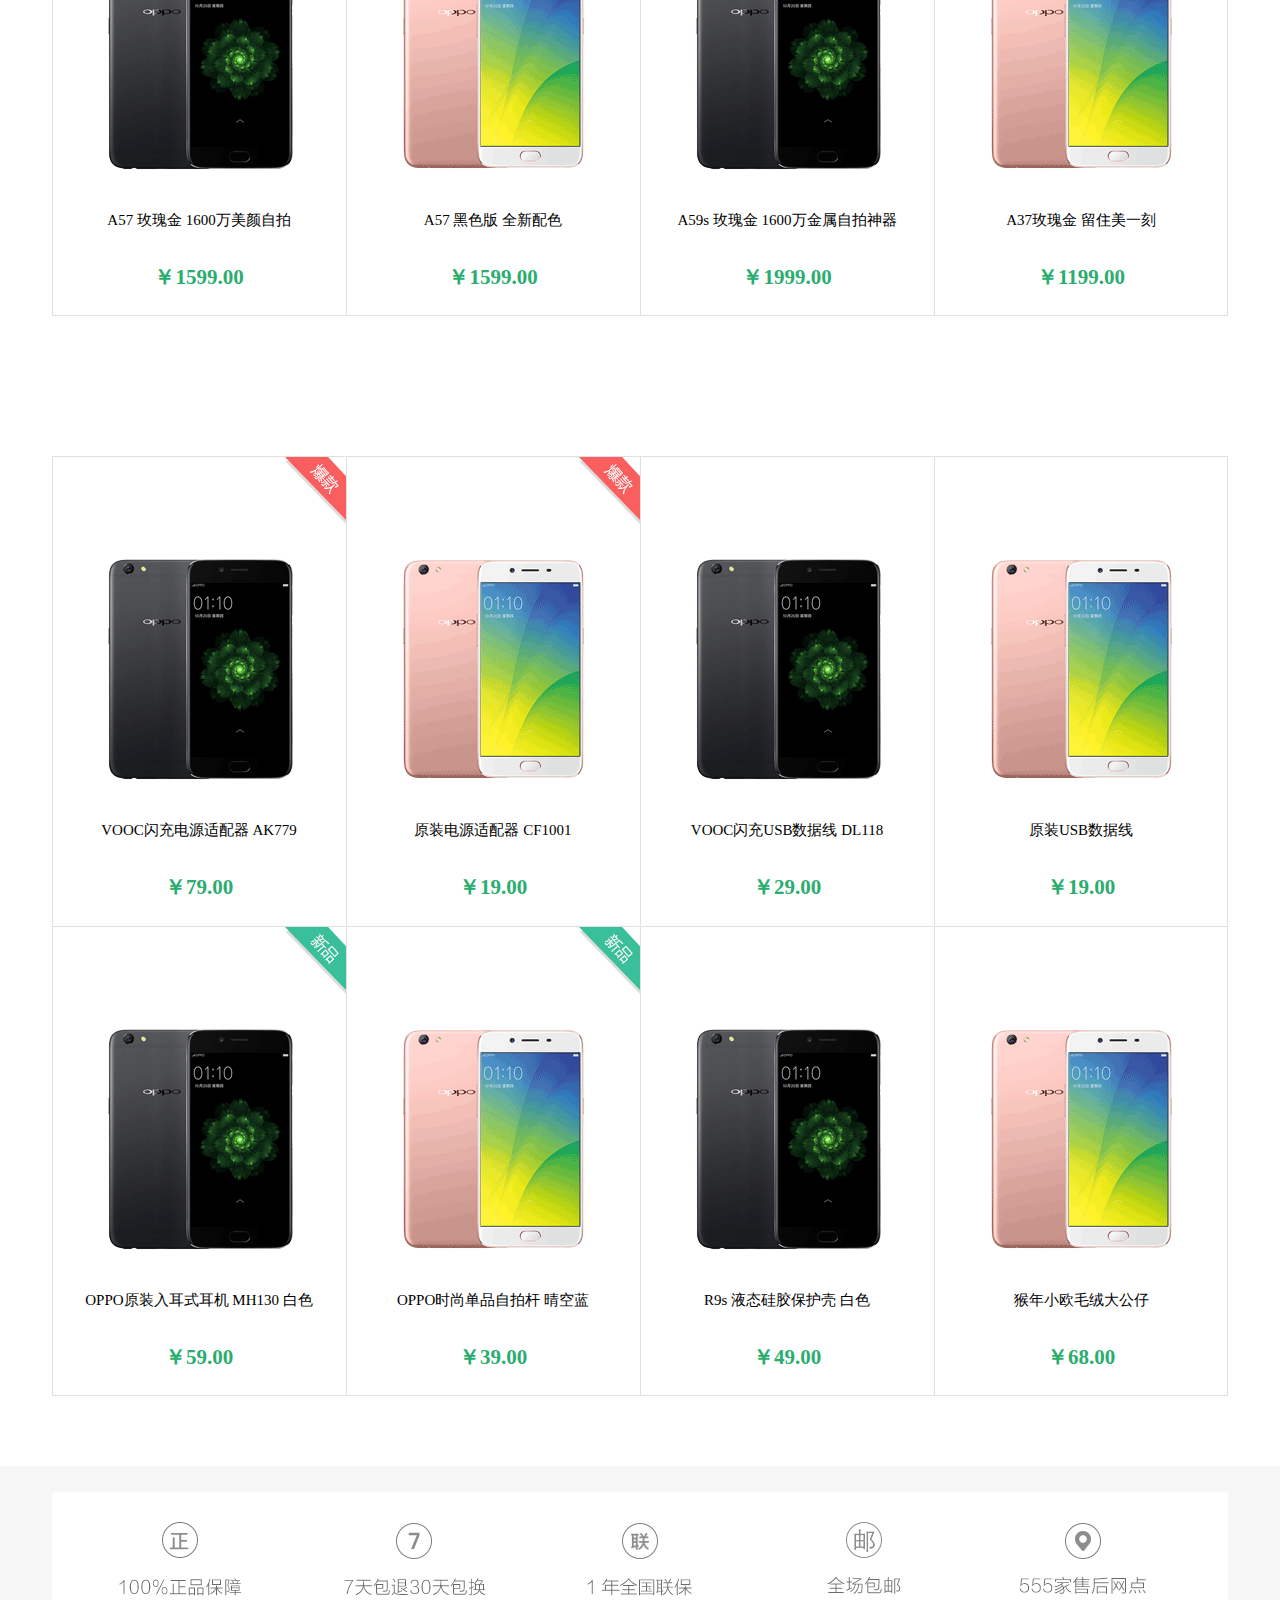
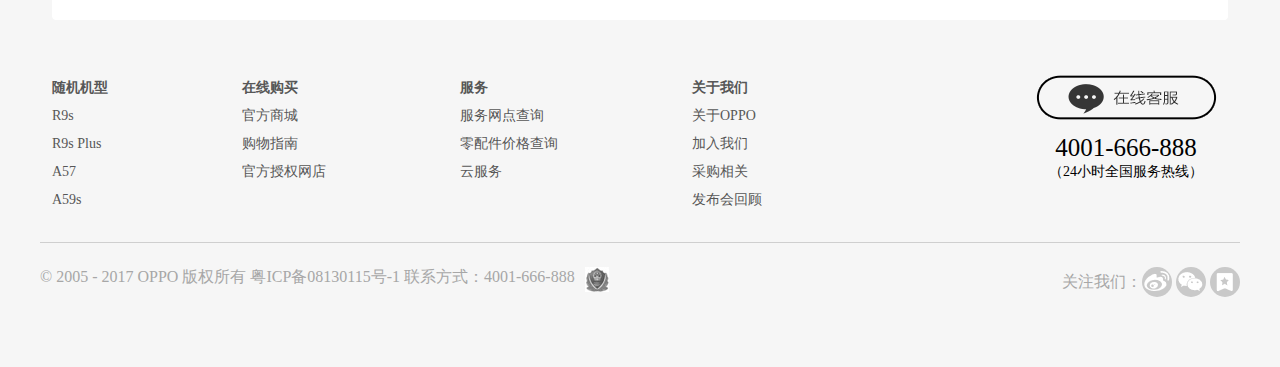
<file: oppo官网/shopping.html>
<!DOCTYPE html>
<html>
	<head>
		<meta charset="UTF-8">
		<title>商城</title>
		<link rel="stylesheet" href="css/Public.css" />
		<link rel="stylesheet" href="css/shopping.css" />
		<script type="text/javascript" src="js/jquery-3.2.0.js"></script>
		<script type="text/javascript" src="js/shopping.js"></script>
	</head>
	<body id="goTop" name="goTop">
	<!-- 头部开始 -->
		<header>
			<div class="topNav">
				<ul>
					<li><a href="404.html">登录</a></li>
					<li><a href="404.html">注册</a></li>
					<li>Global</li>
				</ul>
			</div>
			<nav class="headerNav">
				<div>
					<div class="logo"><a href="Home.html"><img src="images/logologo.png"/></a></div>
					<ul>
						<li><a href="Home.html" >首页</a></li>
						<li><a href="404.html">产品</a></li>
						<li><a href="shopping.html" class="headerNavColor">商城</a></li>
						<li><a href="404.html">体验店</a></li>
						<li><a href="serve.html">服务</a></li>
						<li><a href="404.html">ColorOS</a></li>
						<li><a href="community.html">社区</a></li>
						<!--<li><span>0</span></li>-->
					</ul>
				</div>
			</nav>
		</header>
		<!-- 头部结束 -->
		
		<!--轮播图开始-->
		<article>
			<div class="banner">
				<a href="index.html"><img src="images/201704270904435901485b8eac2 - 副本.jpg"/></a>
				<a href="shoppingDetails.html"><img src="images/2017040106043658df7b70e1104.jpg"/></a>
				<a href="shoppingDetails.html"><img src="images/2017042109040758f9618fe301b.png"/></a>
				<a href="shoot.html"><img src="images/2017041301044058ef10fcb8c22.jpg"/></a>
				<!--<button class="left"></button>
				<button class="right"></button>-->
				<ul>
					<li  class="bannerPresent"></li>
					<li></li>
					<li></li>
					<li></li>
				</ul>
			</div>
		</article>
		<!--轮播图结束-->
		
		<!--右下角导航-->
		<div>
			<div class="consult"><a href="chat.html"></a></div>
			<div class="rightBottomNav">
				<div><a href="#goTop" class="backTop"><div>返回顶部<span></span></div></a></div>
				<div><a href="404.html" class="feedback"><div>意见反馈<span></span></div></a></div>
			</div>
		</div>
		
		<!-- 主体部分开始 -->
		<section class="section-a">
			<div>
				<div class="shopping">
					<a href="shoppingDetails.html"></a>
					<div>
						<a href="shoppingDetails.html">R9s 玫瑰金 前后1600万像素 </a>
						<p>￥2799.00</p>
					</div>
				</div>
				<div class="shopping">
					<a href="shoppingDetails.html"></a>
					<div>
						<a href="shoppingDetails.html">R9s 黑色版 全新配色</a>
						<p>￥2799.00</p>
					</div>
				</div>
				<div class="shopping">
					<a href="shoppingDetails.html"></a>
					<div>
						<a href="shoppingDetails.html">R9s Plus 玫瑰金 6G+64GB </a>
						<p>￥3499.00</p>
					</div>
				</div>
				<div class="shopping">
					<a href="shoppingDetails.html"></a>
					<div>
						<a href="shoppingDetails.html">R9s Plus 黑色版 大屏拍照旗舰</a>
						<p>￥3499.00</p>
					</div>
				</div>
				<div class="shopping">
					<a href="shoppingDetails.html"></a>
					<div>
						<a href="shoppingDetails.html">A57 玫瑰金 1600万美颜自拍</a>
						<p>￥1599.00</p>
					</div>
				</div>
				<div class="shopping">
					<a href="shoppingDetails.html"></a>
					<div>
						<a href="shoppingDetails.html">A57 黑色版 全新配色 </a>
						<p>￥1599.00</p>
					</div>
				</div>
				<div class="shopping">
					<a href="shoppingDetails.html"></a>
					<div>
						<a href="shoppingDetails.html">A59s 玫瑰金 1600万金属自拍神器</a>
						<p>￥1999.00</p>
					</div>
				</div>
				<div class="shopping">
					<a href="shoppingDetails.html"></a>
					<div>
						<a href="shoppingDetails.html">A37玫瑰金 留住美一刻</a>
						<p>￥1199.00</p>
					</div>
				</div>
			</div>
		</section>
		<section class="section-a">
			<div>
				<div class="shopping">
					<a href="shoppingDetails.html"></a>
					<div>
						<a href="shoppingDetails.html">VOOC闪充电源适配器 AK779 </a>
						<p>￥79.00</p>
					</div>
				</div>
				<div class="shopping">
					<a href="shoppingDetails.html"></a>
					<div>
						<a href="shoppingDetails.html">原装电源适配器 CF1001</a>
						<p>￥19.00</p>
					</div>
				</div>
				<div class="shopping">
					<a href="shoppingDetails.html"></a>
					<div>
						<a href="shoppingDetails.html">VOOC闪充USB数据线 DL118 </a>
						<p>￥29.00</p>
					</div>
				</div>
				<div class="shopping">
					<a href="shoppingDetails.html"></a>
					<div>
						<a href="shoppingDetails.html">原装USB数据线</a>
						<p>￥19.00</p>
					</div>
				</div>
				<div class="shopping">
					<a href="shoppingDetails.html"></a>
					<div>
						<a href="shoppingDetails.html">OPPO原装入耳式耳机 MH130 白色</a>
						<p>￥59.00</p>
					</div>
				</div>
				<div class="shopping">
					<a href="shoppingDetails.html"></a>
					<div>
						<a href="shoppingDetails.html">OPPO时尚单品自拍杆 晴空蓝 </a>
						<p>￥39.00</p>
					</div>
				</div>
				<div class="shopping">
					<a href="shoppingDetails.html"></a>
					<div>
						<a href="shoppingDetails.html">R9s 液态硅胶保护壳 白色</a>
						<p>￥49.00</p>
					</div>
				</div>
				<div class="shopping">
					<a href="shoppingDetails.html"></a>
					<div>
						<a href="shoppingDetails.html">猴年小欧毛绒大公仔</a>
						<p>￥68.00</p>
					</div>
				</div>
			</div>
		</section>
			
		<!--主体部分结束-->
		
		<!-- 尾部开始 -->
		<footer class="footer"><div><a href="404.html"><img src="images/services.png"/></a></div></footer>
		<footer>
			<div class="footerFirst">
				<div class="footerNav">
					<ul>
						<li><a href="javascript:;">随机机型</a></li>
						<li><a href="shoppingDetails.html">R9s</a></li>
						<li><a href="shoppingDetails.html">R9s Plus</a></li>
						<li><a href="shoppingDetails.html">A57</a></li>
						<li><a href="shoppingDetails.html">A59s</a></li>
					</ul>
					<ul>
						<li><a href="javascript:;">在线购买</a></li>
						<li><a href="shopping.html">官方商城</a></li>
						<li><a href="shopping.html">购物指南</a></li>
						<li><a href="shopping.html">官方授权网店</a></li>
					</ul>
					<ul>
						<li><a href="javascript:;">服务</a></li>
						<li><a href="404.html">服务网点查询</a></li>
						<li><a href="404.html">零配件价格查询</a></li>
						<li><a href="404.html">云服务</a></li>
					</ul>
					<ul>
						<li><a href="javascript:;">关于我们</a></li>
						<li><a href="404.html">关于OPPO</a></li>
						<li><a href="404.html">加入我们</a></li>
						<li><a href="404.html">采购相关</a></li>
						<li><a href="404.html">发布会回顾</a></li>
					</ul>
					<div class="footerServe">
						<div><a href="chat.html"><img src="images/icon-online.png"/></a></div>
						<li id="phone">4001-666-888</li>
						<span>（24小时全国服务热线）</span>
					</div>
				</div>
			</div>
			<div class="copyrigth">
				<p>&copy;&nbsp;2005&nbsp;-&nbsp;2017&nbsp;OPPO&nbsp;版权所有&nbsp;粤ICP备08130115号-1&nbsp;联系方式：4001-666-888</p>
				<a href="404.html"></a>
				<div class="weixinweibo">
					<span>关注我们：</span>
					<a href="404.html" class="weibo"><sapn></sapn></a>
					<a href="404.html" class="weixin"><sapn id="weixin"></sapn></a>
					<a href="404.html" class="zhifubao"><sapn id="zhifubao"></sapn></a>
				</div>
			</div>
		</footer>
		<!-- 尾部结束 -->
	</body>
</html>
</file>
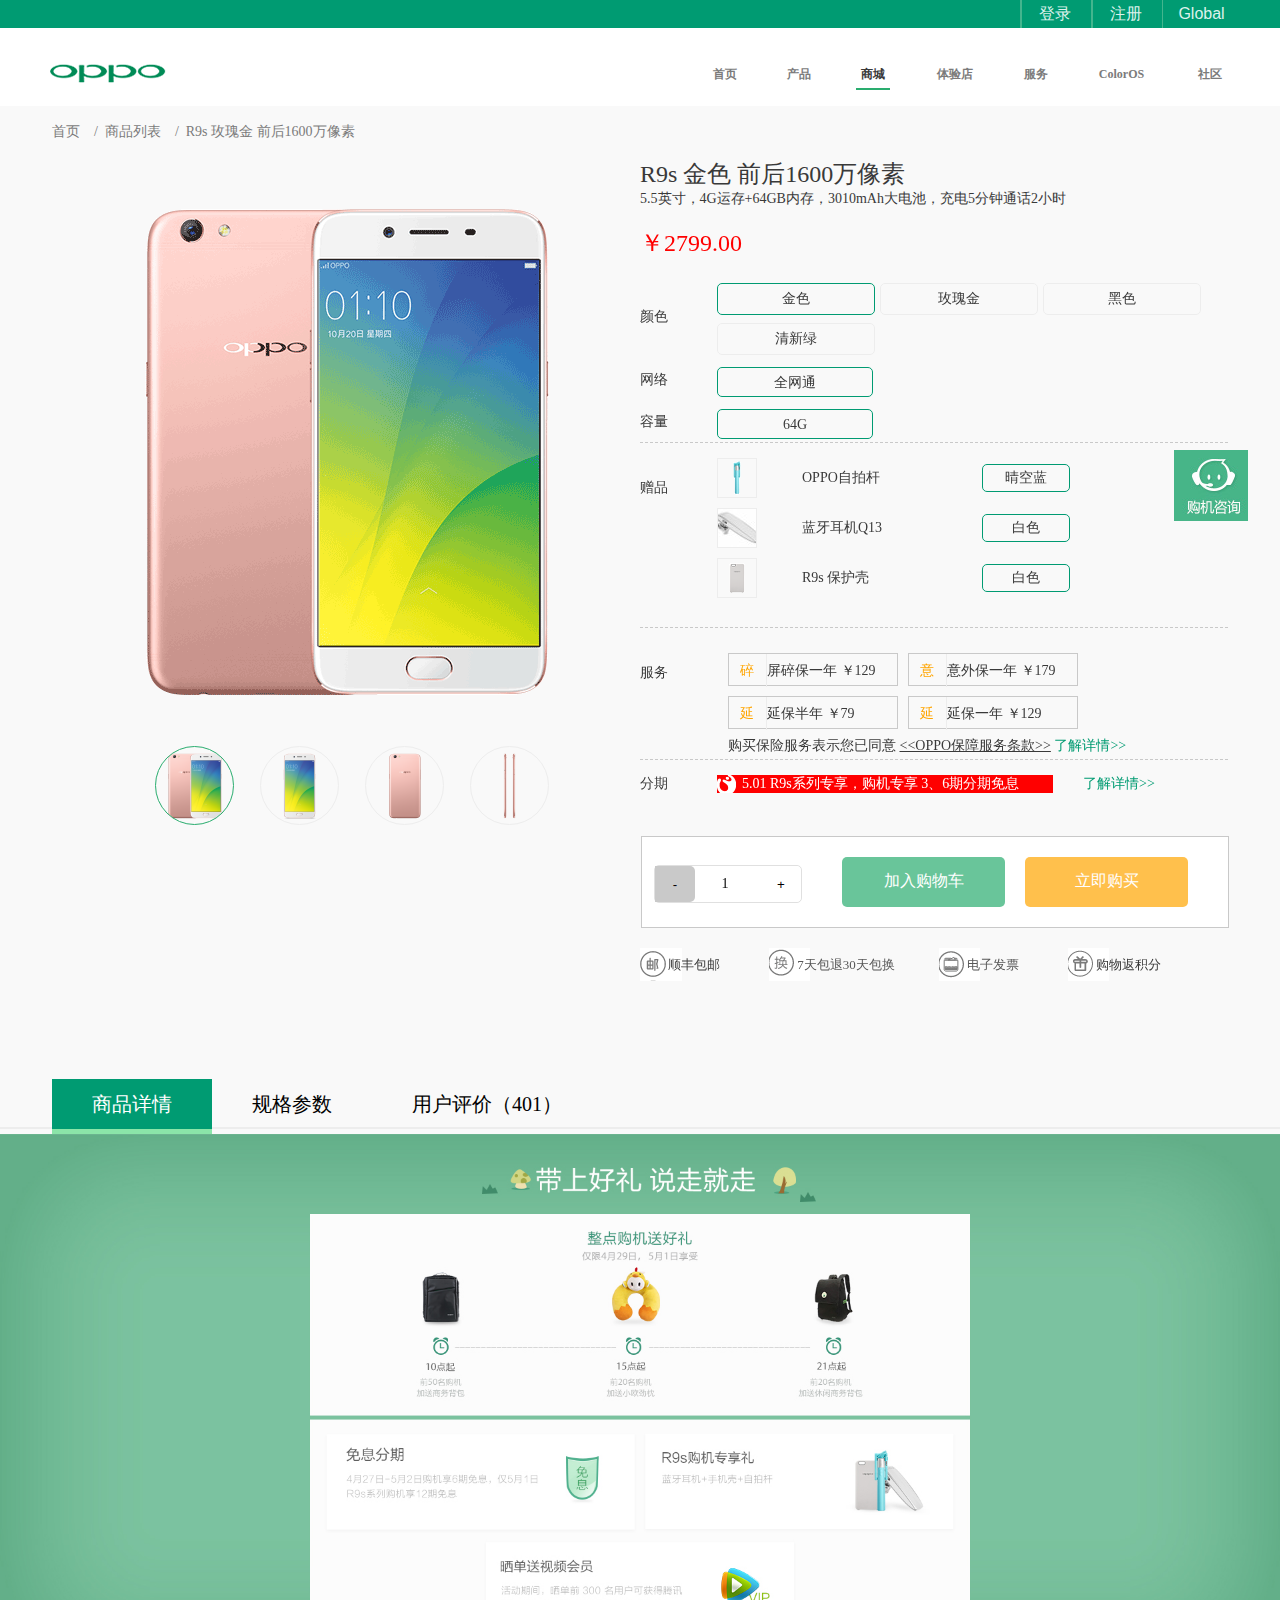
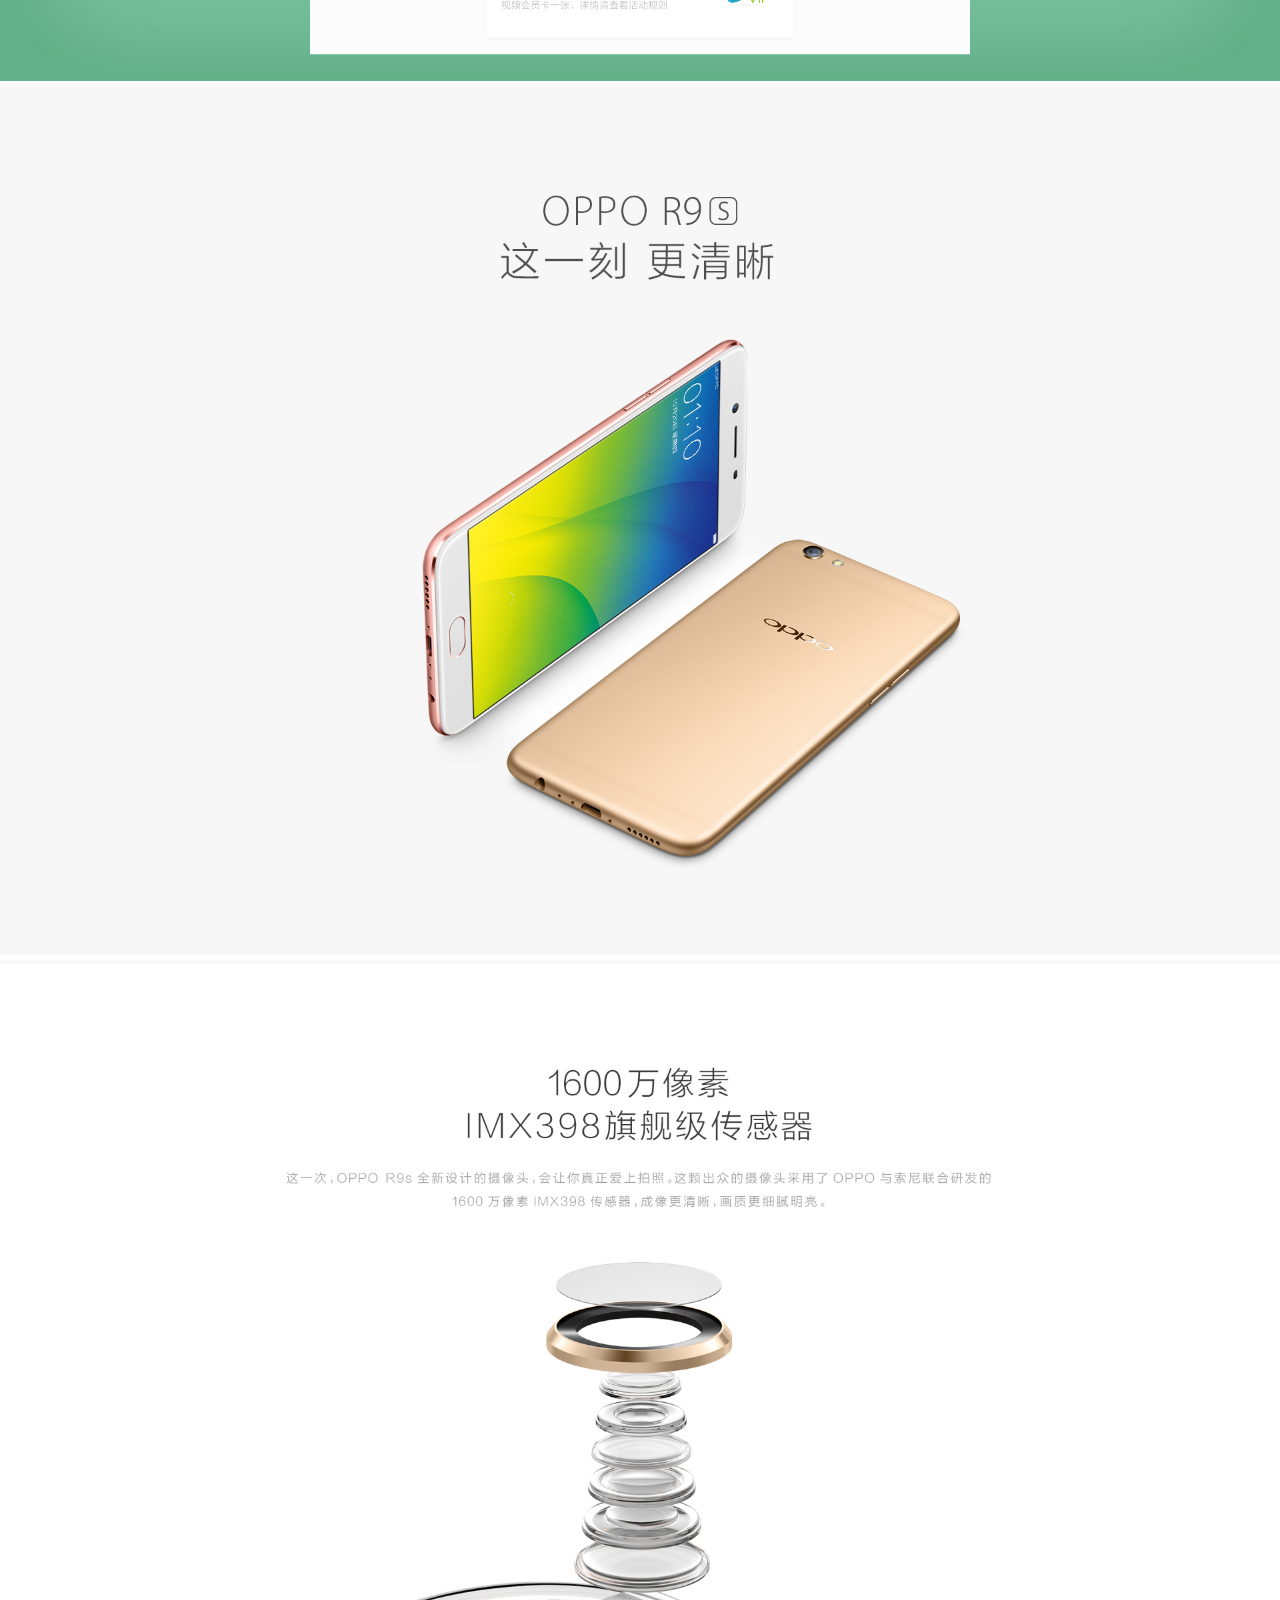
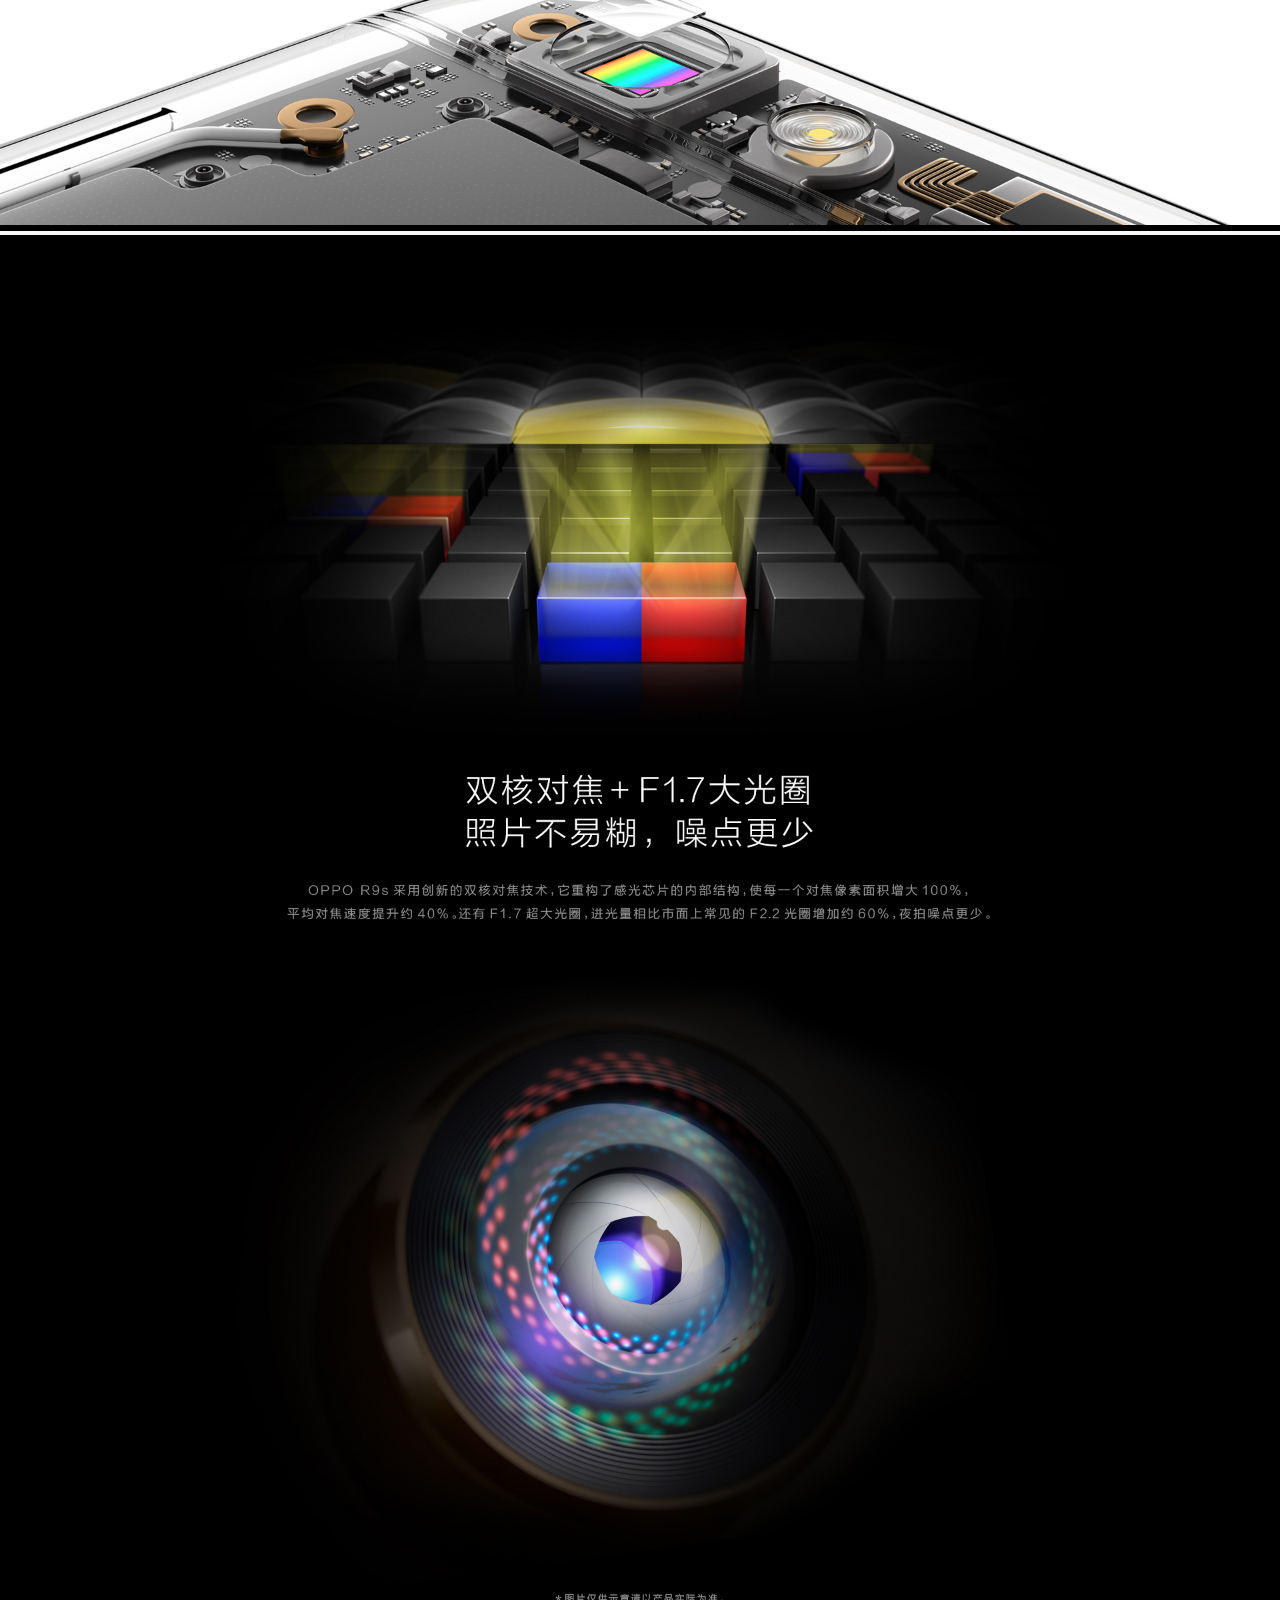
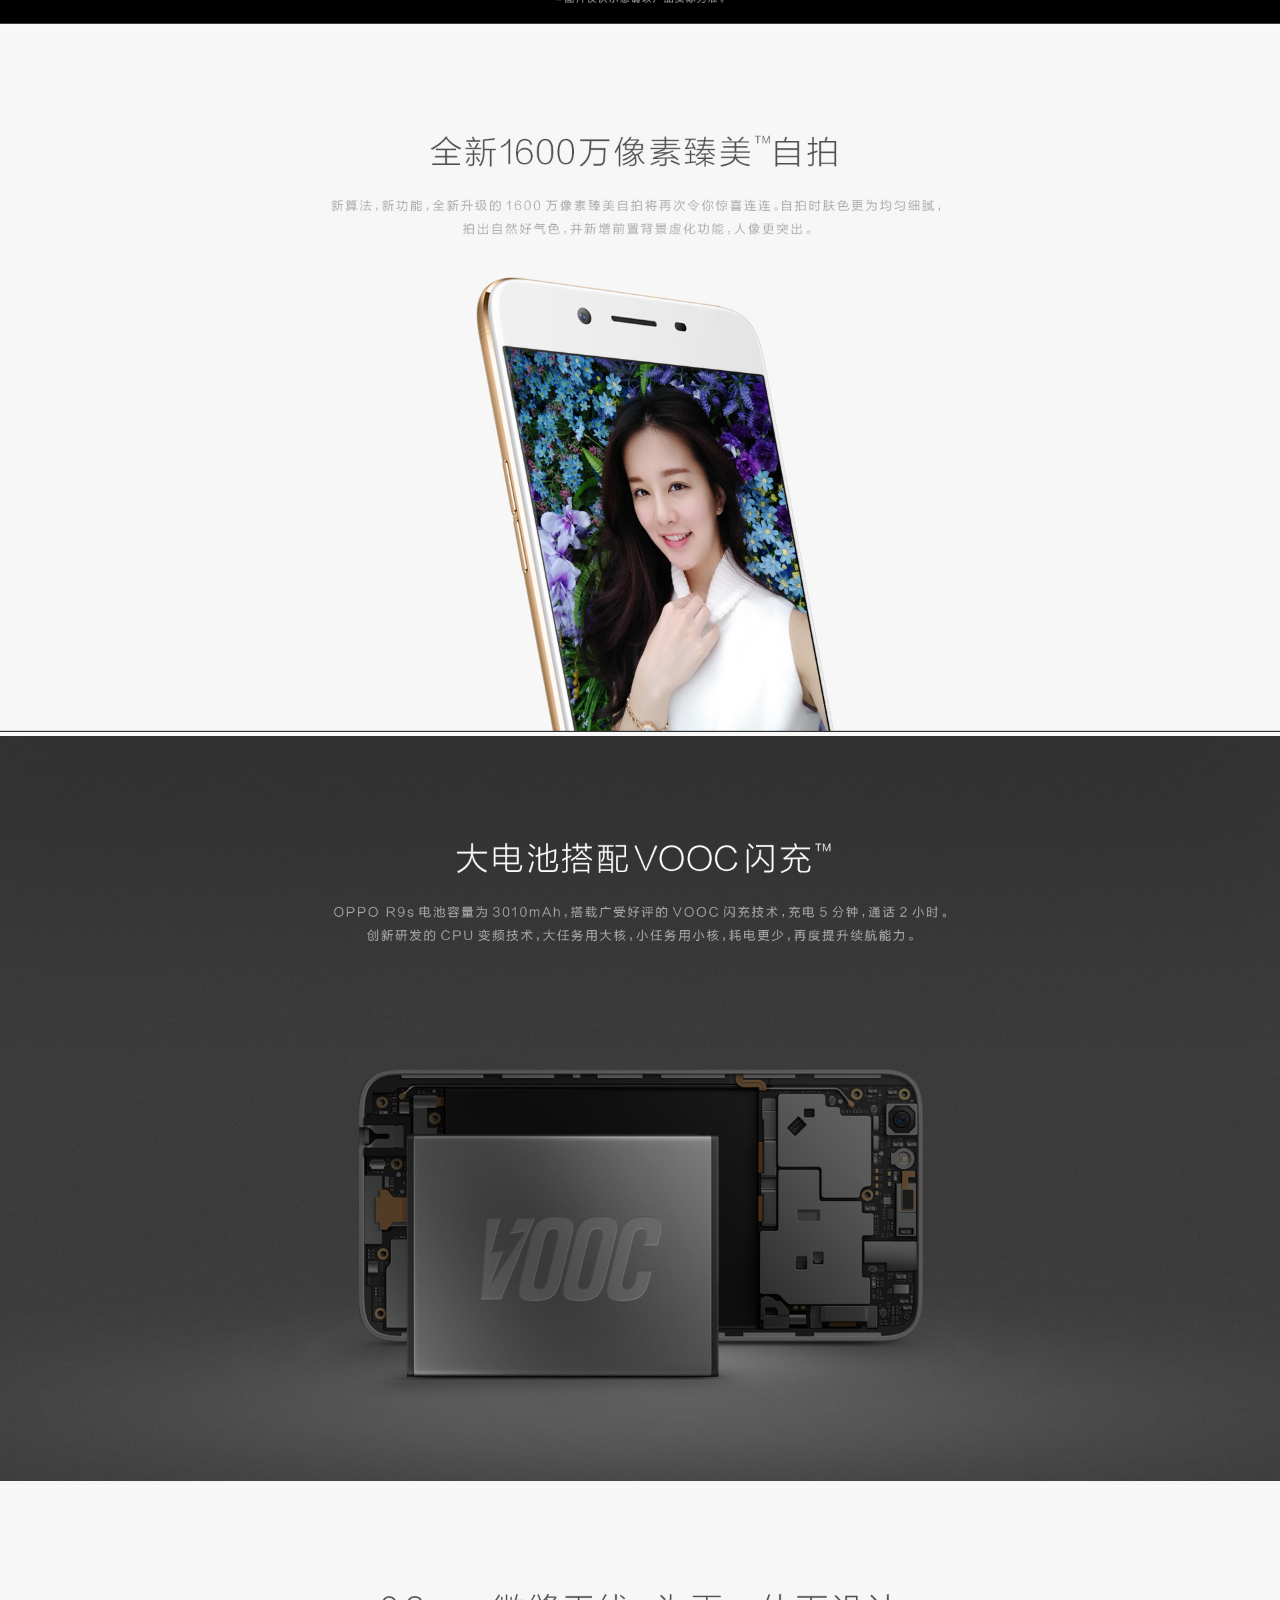
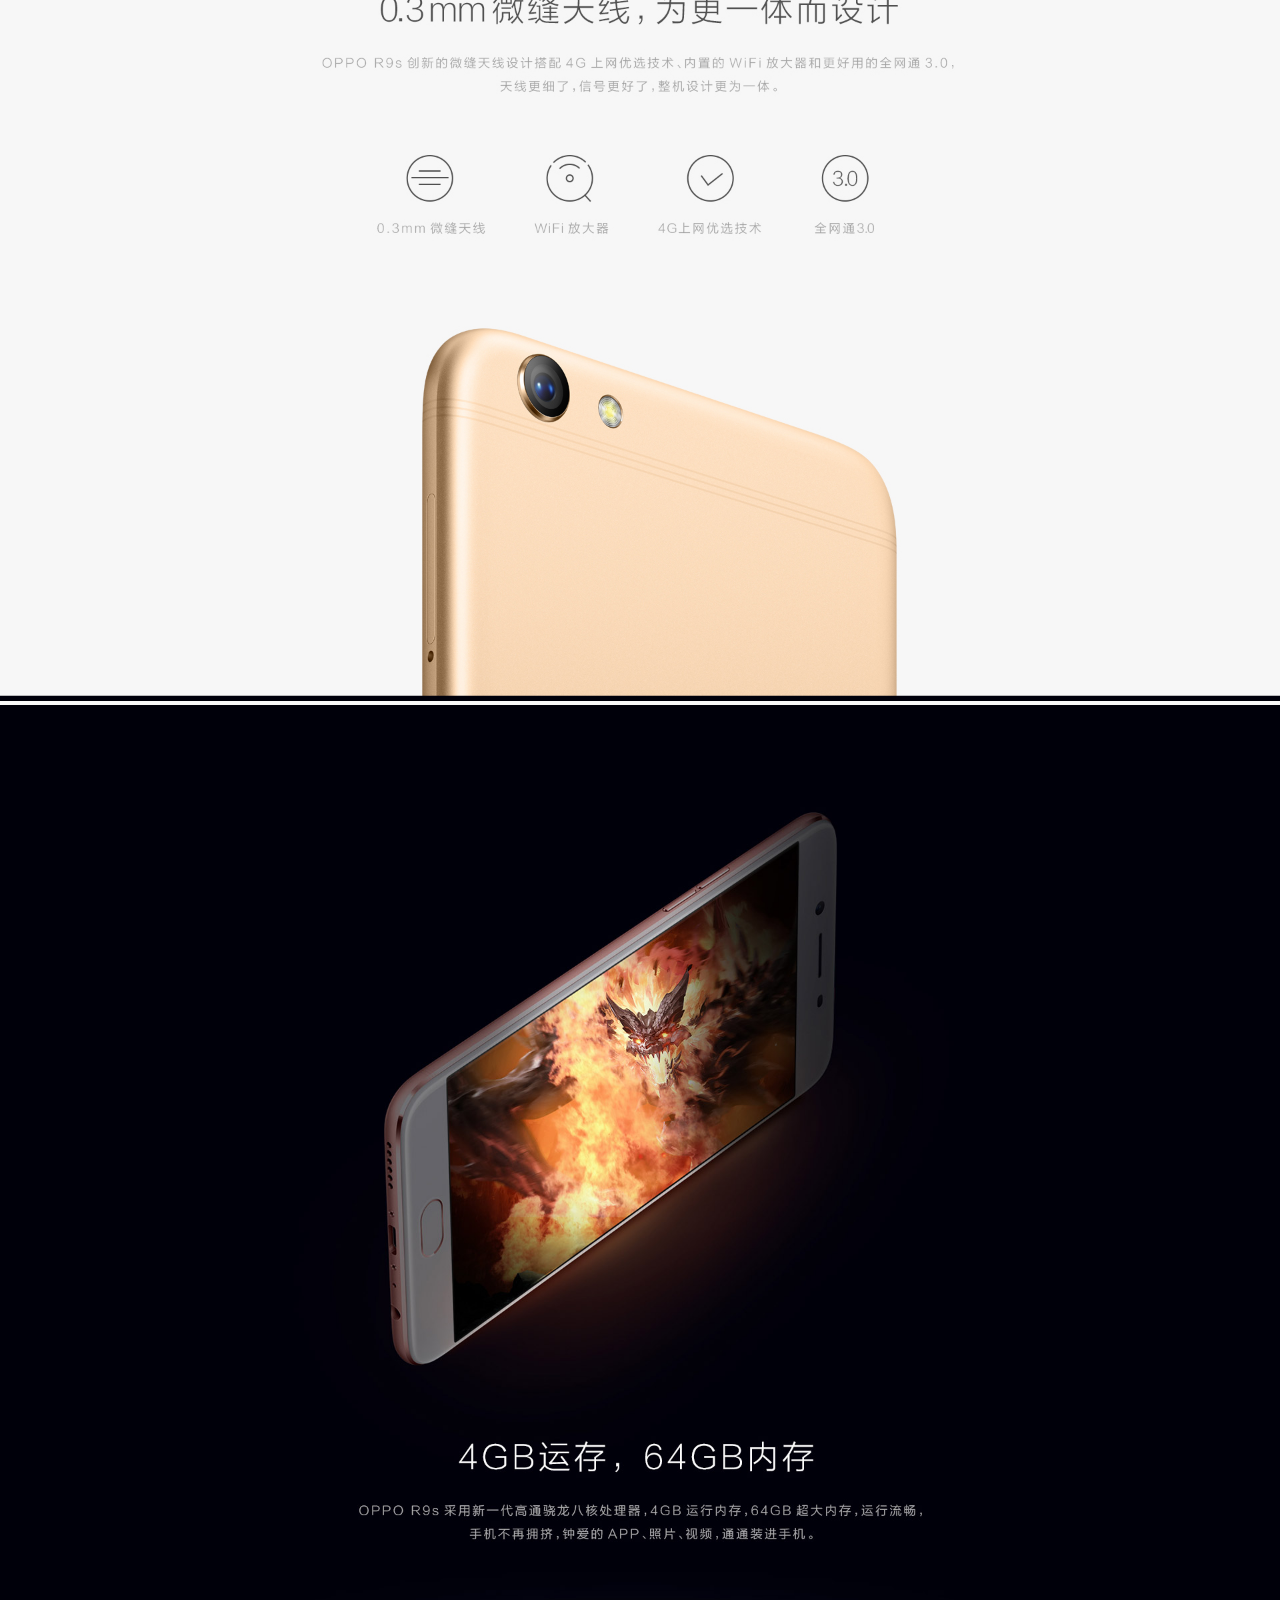
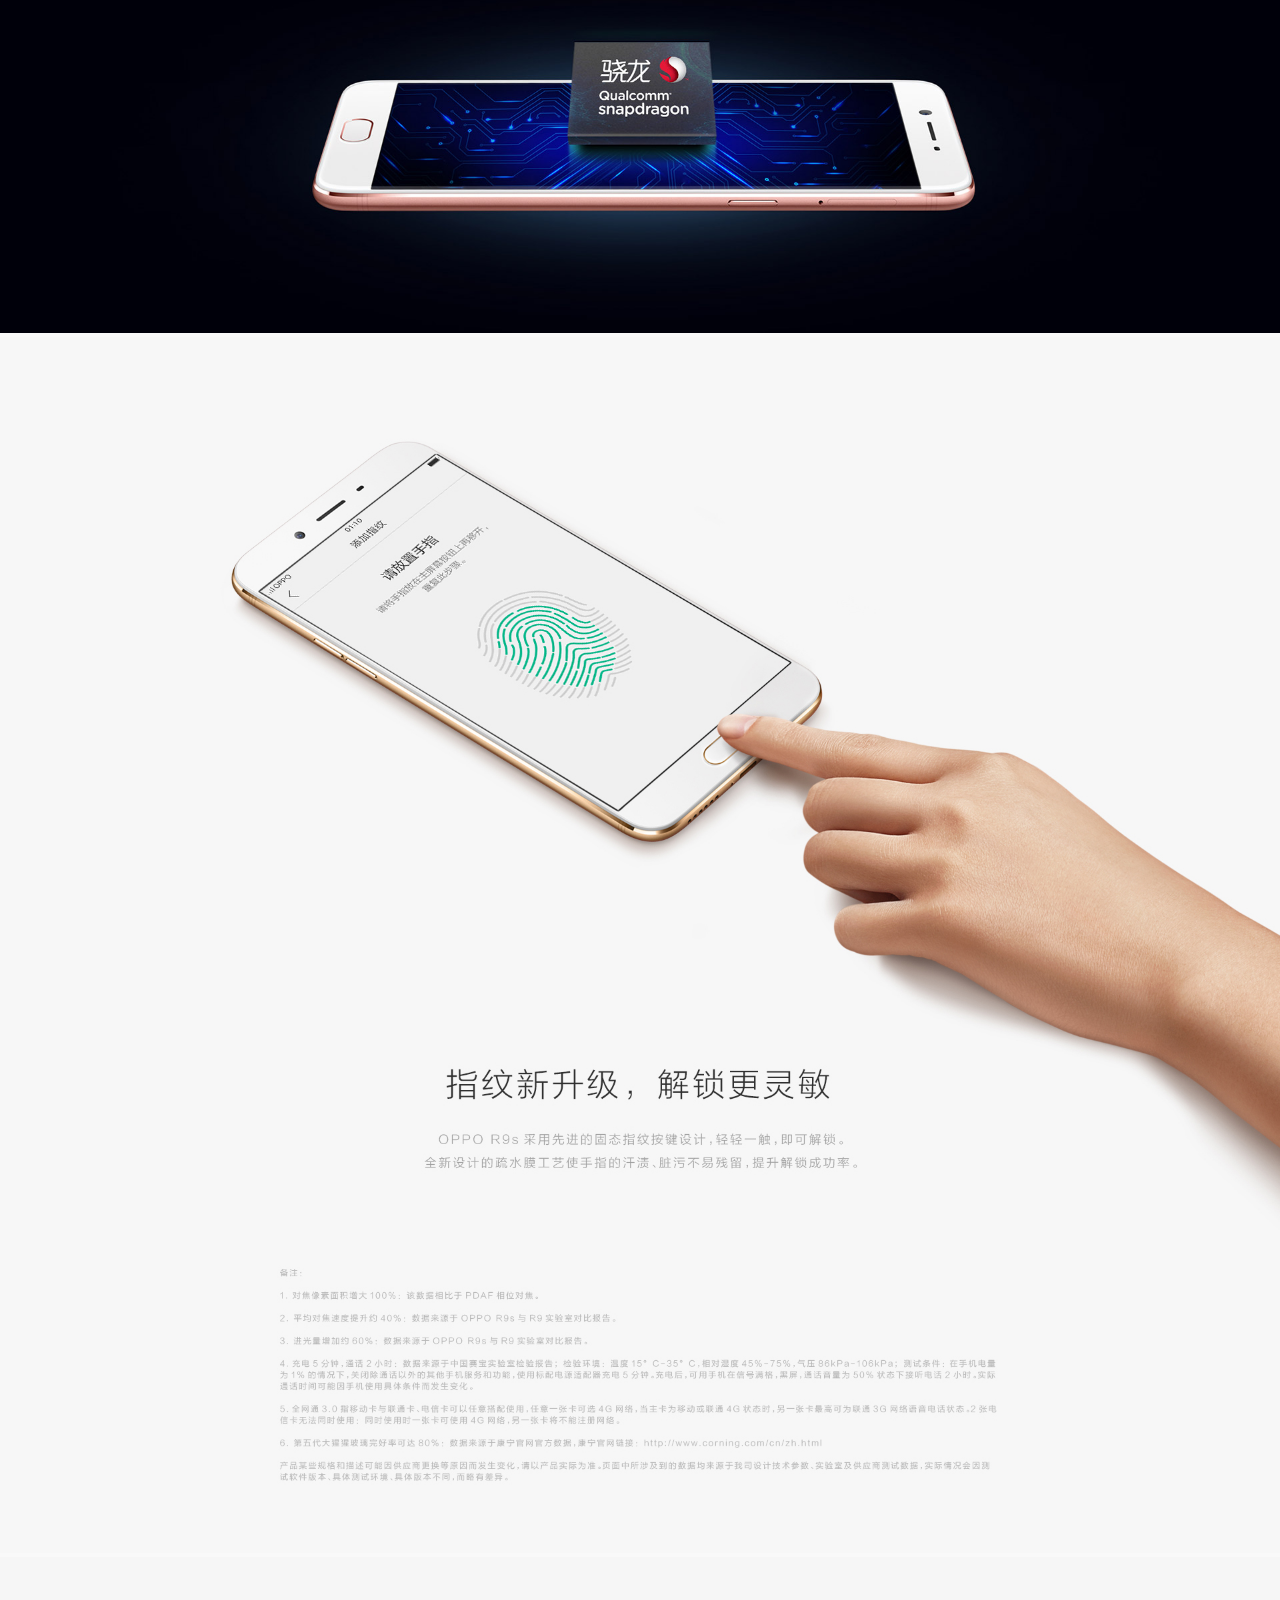
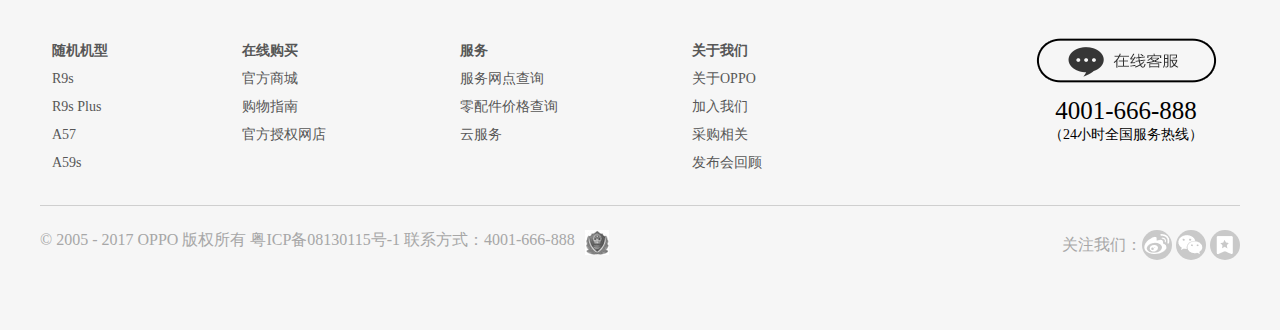
<file: oppo官网/shoppingDetails.html>
<!DOCTYPE html>
<html>
	<head>
		<meta charset="UTF-8">
		<title></title>
		<link rel="stylesheet" href="css/Public.css" />
		<link rel="stylesheet" href="css/rightBottomNav.css" />
		<link rel="stylesheet" href="css/shoppingDetails.css" />
		<script type="text/javascript" src="js/jquery-3.2.0.js"></script>
		<script type="text/javascript" src="js/shoppingDetails.js"></script>
	</head>
	<body id="goTop" name="goTop">
	<!-- 头部开始 -->
		<header id="header">
			<div class="topNav">
				<ul>
					<li><a href="404.html">登录</a></li>
					<li><a href="404.html">注册</a></li>
					<li>Global</li>
				</ul>
			</div>
			<nav class="headerNav">
				<div>
					<div class="logo"><a href="Home.html"><img src="images/logologo.png"/></a></div>
					<ul>
						<li><a href="Home.html" >首页</a></li>
						<li><a href="404.html">产品</a></li>
						<li><a href="shopping.html" class="headerNavColor">商城</a></li>
						<li><a href="404.html">体验店</a></li>
						<li><a href="serve.html">服务</a></li>
						<li><a href="404.html">ColorOS</a></li>
						<li><a href="community.html">社区</a></li>
					</ul>
				</div>
			</nav>
		</header>
		<!-- 头部结束 -->
		
		<!--轮播图结束-->
		
		<!--右下角导航-->
		<div>
			<div class="consult"><a href="chat.html"></a></div>
			<div class="rightBottomNav">
				<div><a href="#goTop" class="backTop"><div>返回顶部<span></span></div></a></div>
				<div><a href="404.html" class="feedback"><div>意见反馈<span></span></div></a></div>
			</div>
		</div>
		
		<!-- 主体部分开始 -->
		<div class="synopsis">
			<ul>
				<li>首页&nbsp; &nbsp;&nbsp;/&nbsp;&nbsp;</li>
				<li>商品列表&nbsp;&nbsp;&nbsp; /&nbsp;&nbsp;</li>
				<li>R9s 玫瑰金 前后1600万像素</li>
			</ul>
		</div>
		<section class="shoppingShow">
			<div>
				<div class="show">
					<div class="displayBlock select">
						<div>
							<img class="block" src="images/shopping.png" alt="" />
							<img src="images/shopping1.png" alt="" />
							<img src="images/shopping2.png" alt="" />
							<img src="images/shopping3.png" alt="" />
						</div>
						<ul>
							<li class="border"></li>
							<li></li>
							<li></li>
							<li></li>
						</ul>
					</div>
					<div class="select">
						<div>
							<img class="block" src="images/shopping.png" alt="" />
							<img src="images/shopping1.png" alt="" />
							<img src="images/shopping2.png" alt="" />
							<img src="images/shopping3.png" alt="" />
						</div>
						<ul>
							<li class="border"></li>
							<li></li>
							<li></li>
							<li></li>
						</ul>
					</div>
					<div class="select">
						<div>
							<img class="block" src="images/shopping.png" alt="" />
							<img src="images/shopping1.png" alt="" />
							<img src="images/shopping2.png" alt="" />
							<img src="images/shopping3.png" alt="" />
						</div>
						<ul>
							<li class="border"></li>
							<li></li>
							<li></li>
							<li></li>
						</ul>
					</div>
					<div class="select">
						<div>
							<img class="block" src="images/2017032302035058d36ee2e0b29.png" alt="" />
							<img src="images/shopping1.png" alt="" />
							<img src="images/shopping2.png" alt="" />
							<img src="images/shopping3.png" alt="" />
						</div>
						<ul>
							<li class="border"></li>
							<li></li>
							<li></li>
							<li></li>
						</ul>
					</div>
				</div>
				<form action="#" onsubmit="return false">
					<div class="filtrate">
						<ul>
							<li class="filtrateLi1">
								<p><span>R9s</span> 金色 前后1600万像素</p>
								<span>5.5英寸，4G运存+64GB内存，3010mAh大电池，充电5分钟通话2小时</span>
							</li>
							<li class="filtrateLi2">
								<p>￥2799.00</p>
							</li>
							<li class="filtrateLi3">
								<span>颜色</span>
								<ul>
									<li class="borderColor">金色</li>
									<li>玫瑰金</li>
									<li>黑色</li>
									<li>清新绿</li>
								</ul>
							</li>
							<li class="filtrateLi4">
								<span>网络</span>
								<ul>
									<li>全网通</li>
								</ul>
							</li>
							<li class="filtrateLi5">
								<span>容量</span>
								<ul>
									<li>64G</li>
								</ul>
							</li>
							<li class="filtrateLi6">
								<span>赠品</span>
								<ul>
									<li><i></i><a href="404.html">OPPO自拍杆</a><span>晴空蓝</span></li>
									<li><i></i><a href="404.html">蓝牙耳机Q13</a><span>白色</span></li>
									<li><i></i><a href="404.html">R9s 保护壳</a><span>白色</span></li>
								</ul>
							</li>
							<li class="filtrateLi7">
								<span>服务</span>
								<div>
										<a href="404.html">碎<span >屏碎保一年 ￥129</span></a>
										<a href="404.html">意<span >意外保一年 ￥179</span></a>
										<a href="404.html">延<span >延保半年 ￥79</span></a>
										<a href="404.html">延<span >延保一年 ￥129</span></a>
										<span id="lastSpan">
											购买保险服务表示您已同意
											<a href="404.html" id="_u">&lt;&lt;OPPO保障服务条款&gt;&gt;</a>
											<a href="404.html" id="green">了解详情>></a>
										</span>
								</div>
							</li>
							<li class="filtrateLi8">
								<span>分期</span>
								<div>
									<p>5.01 R9s系列专享，购机专享 3、6期分期免息 </p>
									<a href="404.html">了解详情&gt;&gt;</a>
								</div>
							</li>
							<li class="filtrateLi9">
								<div>
									<button>-</button>
									<input type="text" value="1"/>
									<button class="add">+</button>
								</div>
								<script type="text/javascript">
									$('.filtrateLi9>div>button').eq(0).click(function(){
										if(parseInt($(this).next().val())>1){
											txt = parseInt($(this).next().val())-1
											$(this).next().attr('value',txt)
										}
									}).end().eq(1).click(function(){
											txt = parseInt($(this).prev().val())+1
											$(this).prev().attr('value',txt)
									})
								</script>
								<a href="404.html">加入购物车</a>
								<a href="404.html">立即购买</a>
							</li>
							<li class="filtrateLi10">
								<span>顺丰包邮</span>
								<a href="404.html">7天包退30天包换  </a>
								<a href="404.html">电子发票</a>
								<span>购物返积分</span>
							</li>
						</ul>
					</div>
				</form>
			</div>
		</section>
		<div class="blank"></div>
		<div class="product-view">
			<div class="shoppingArguments">
				<div>
					<ul>
						<li class="borderBottom">商品详情</li>
						<li>规格参数</li>
						<li>用户评价（401）</li>
					</ul>
				</div>
			</div>
			<div class="shoppingImg">
				<!--商品详情-->
				<div class="imgBlock">
					<a href="404.html"><img src="images/2017042709042859014c4896858.jpg"/></a>
					<a href="404.html"><img src="images/2016101909103558076fdb628c1.jpg"/></a>
					<a href="404.html"><img src="images/2016101909103858076fde8c35d.jpg"/></a>
					<a href="404.html"><img src="images/2016101909104158076fe145ea9.jpg"/></a>
					<a href="404.html"><img src="images/2016101909100358076fbb828ec.jpg"/></a>
					<a href="404.html"><img src="images/2016101909100958076fc17adb8.jpg"/></a>
					<a href="404.html"><img src="images/2016101909101258076fc427e96.jpg"/></a>
					<a href="404.html"><img src="images/2017031001035758c23dd1357d9.jpg"/></a>
					<a href="404.html"><img src="images/2016101909102158076fcd7ddd4.jpg"/></a>
				</div>
				<!--参数-->
				<div >
					<a href="404.html"><img src="images/20170209010238589c054ae5127.jpg"/></a>
					<a href="404.html"><img src="images/20161019091027580770ffd373b.jpg"/></a>
					<a href="404.html"><img src="images/20161019091030580771025319f.jpg"/></a>
					<a href="404.html"><img src="images/20161019091033580771055998c.jpg"/></a>
					<a href="404.html"><img src="images/2016101909103658077108698c0.jpg"/></a>
					<a href="404.html"><img src="images/201610190910395807710b36e78.jpg"/></a>
					<a href="404.html"><img src="images/201610190910445807711045c96.jpg"/></a>
					<a href="404.html"><img src="images/2016101909104658077112689ec.jpg"/></a>
					<a href="404.html"><img src="images/201610190910505807711667762.jpg" alt="" /></a>
					<a href="404.html"><img src="images/2016101909105358077119600c2.jpg" alt="" /></a>
					<a href="404.html"><img src="images/201610190910575807711d0e358.jpg" alt="" /></a>
					<a href="404.html"><img src="images/201610190910005807712072d6a.jpg" alt="" /></a>
					<a href="404.html"><img src="images/201610190910055807712578af3.jpg" alt="" /></a>
					<a href="404.html"><img src="images/2016101909100958077129b2fa0.jpg" alt="" /></a>
					<a href="404.html"><img src="images/2016121405123158510e6716b6a.jpg"/></a>
				</div>
				<!--评论-->
				<div  class="comment ">
					<div class="tab">
						<a href="javascript:void(0);"><i class="green"><b></b></i>全部评价</a>
						<a href="javascript:void(0);"><i><b></b></i>晒图(<span>128</span>)</a>
						<a href="javascript:void(0);"><i><b></b></i>追评(<span>64</span>)</a>
						<a href="javascript:void(0);">我要评论</a>
					</div>
					<div class="commentContent">
						<ul>
							<li>
								<div>
									<i></i>
									<span class="date">2017-04-30 14:26:30</span>
								</div>
								<p class="pinlun">
									<span>	外观好看 运外运行有点慢 总之还可以</span>
								</p>
							</li>
							<li>
								<div>
									<i></i>
									<span class="date">2017-04-30 14:26:30</span>
								</div>
								<p class="pinlun">
									<span>	外观好看 运外运行有点慢 总之还可以</span>
								</p>
							</li>
							<li>
								<div>
									<i></i>
									<span class="date">2017-04-30 14:26:30</span>
								</div>
								<p class="pinlun">
									<span>	外观好看 运外运行有点慢 总之还可以</span>
								</p>
							</li>
							<li>
								<div>
									<i></i>
									<span class="date">2017-04-30 14:26:30</span>
								</div>
								<p class="pinlun">
									<span>	外观好看 运外运行有点慢 总之还可以</span>
								</p>
							</li>
							<li>
								<div>
									<i></i>
									<span class="date">2017-04-30 14:26:30</span>
								</div>
								<p class="pinlun">
									<span>	外观好看 运外运行有点慢 总之还可以</span>
								</p>
								<br />
							</li>
							<li>
								<div>
									<i></i>
									<span class="date">2017-04-30 14:26:30</span>
								</div>
								<p class="pinlun">
									<span>	外观好看 运外运行有点慢 总之还可以</span>
								</p>
								<br />
								<p class="pinlun"><img src="images/thumbnail_2017041906044258f7372ad47e9.jpg" alt="" /></p>
								<div id="zhuijia">
									<ul id="zhuijiaUl">
										<li id="first">
											<p>追加评论：</p>
											<span>2017-04-19 18:45:14</span>
										</li>
										<li id="last">
											<p>外观非常漂亮，拍照非常清晰，超喜欢！！！！</p>
											<div>
												<img src="images/thumbnail_2017041906044258f7372ad47e9.jpg" alt="" />
												<img src="images/thumbnail_2017041906044258f7372ad47e9.jpg" alt="" />
											</div>
										</li>
									</ul>
								</div>
							</li>
							<li>
								<div>
									<i></i>
									<span class="date">2017-04-30 14:26:30</span>
								</div>
								<p class="pinlun">
									<span>	外观好看 运外运行有点慢 总之还可以</span>
								</p>
								<br />
							</li>
							<li>
								<div>
									<i></i>
									<span class="date">2017-04-30 14:26:30</span>
								</div>
								<p class="pinlun">
									<span>	外观好看 运外运行有点慢 总之还可以</span>
								</p>
								<br />
							</li>
							<li>
								<div>
									<i></i>
									<span class="date">2017-04-30 14:26:30</span>
								</div>
								<p class="pinlun">
									<span>	外观好看 运外运行有点慢 总之还可以</span>
								</p>
								<br />
							</li>
						</ul>
						<div >
							<ul class="tabs">
								<li class="background">1</li>
								<li>2</li>
								<li>3</li>
								<li>4</li>
								<li>5</li>
								<li>...</li>
								<li>&gt;</li>
							</ul>
						</div>
					</div>
				</div>
			</div>
		</div>
		<!--主体部分结束-->
		
		<!-- 尾部开始 -->
		<footer>
			<div class="footerFirst">
				<div class="footerNav">
					<ul>
						<li><a href="javascript:;">随机机型</a></li>
						<li><a href="shoppingDetails.html">R9s</a></li>
						<li><a href="shoppingDetails.html">R9s Plus</a></li>
						<li><a href="shoppingDetails.html">A57</a></li>
						<li><a href="shoppingDetails.html">A59s</a></li>
					</ul>
					<ul>
						<li><a href="javascript:;">在线购买</a></li>
						<li><a href="shopping.html">官方商城</a></li>
						<li><a href="shopping.html">购物指南</a></li>
						<li><a href="shopping.html">官方授权网店</a></li>
					</ul>
					<ul>
						<li><a href="javascript:;">服务</a></li>
						<li><a href="404.html">服务网点查询</a></li>
						<li><a href="404.html">零配件价格查询</a></li>
						<li><a href="404.html">云服务</a></li>
					</ul>
					<ul>
						<li><a href="javascript:;">关于我们</a></li>
						<li><a href="404.html">关于OPPO</a></li>
						<li><a href="404.html">加入我们</a></li>
						<li><a href="404.html">采购相关</a></li>
						<li><a href="404.html">发布会回顾</a></li>
					</ul>
					<div class="footerServe">
						<div><a href="chat.html"><img src="images/icon-online.png"/></a></div>
						<li id="phone">4001-666-888</li>
						<span>（24小时全国服务热线）</span>
					</div>
				</div>
			</div>
			<div class="copyrigth">
				<p>&copy;&nbsp;2005&nbsp;-&nbsp;2017&nbsp;OPPO&nbsp;版权所有&nbsp;粤ICP备08130115号-1&nbsp;联系方式：4001-666-888</p>
				<a href="404.html"></a>
				<div class="weixinweibo">
					<span>关注我们：</span>
					<a href="404.html" class="weibo"><sapn></sapn></a>
					<a href="404.html" class="weixin"><sapn id="weixin"></sapn></a>
					<a href="404.html" class="zhifubao"><sapn id="zhifubao"></sapn></a>
				</div>
			</div>
		</footer>
		<!-- 尾部结束 -->
	</body>
</html>
</file>
<file: oppo官网/css/chatStyle.css>
html{color:#000;background:#FFF; height: 100%; font-family: '微软雅黑';}
body,div,dl,dt,dd,ul,ol,li,h1,h2,h3,h4,h5,h6,pre,code,form,fieldset,legend,input,textarea,p,blockquote,th,td{margin:0;padding:0}
table{border-collapse:collapse;border-spacing:0}
fieldset,img{border:0}
address,caption,cite,code,dfn,em,strong,th,var{font-style:normal;font-weight:normal}
ol,ul{list-style:none}
caption,th{text-align:left}
h1,h2,h3,h4,h5,h6{font-size:100%;font-weight:normal}
q:before,q:after{content:''}
abbr,acronym{border:0;font-variant:normal}
sup{vertical-align:text-top}
sub{vertical-align:text-bottom}
input,textarea,select{font-family:inherit;font-size:inherit;font-weight:inherit;*font-size:100%}
a{ text-decoration: none; }
.fl{float: left;}
.fr{float: right;}

body{
	width: 100%;
	height: 100%;
	background-color: #ccc;
}
.container{
	width: 1010px;
	height: 660px;
	margin: 0 auto;
	background-color: #fff;
}
.header{
	width: 100%;
	height: 100px;
}
.header .logo{
	margin: 30px 0 0 20px;
}
.footerRight{
	width: 400px;
	height: 100%;
}
.footerRight li a{
	display: block;
}
.footerRight li{
	float: left;
	width: 100px;
	padding-top: 20px;
	box-sizing: border-box;
	height: 100%;
}
.footerRight li:hover{
	background-color: #eee;
}
.liHover{
	background-color: #eee;
}
.footerRight li img{
	display: block;
	margin: 0 auto;
}
.footerRight li span{
    font-size: 14px;
    display: block;
    text-align: center;
    font-style: normal;
    height: 15px;
    line-height: 15px;
    overflow: hidden;
    color: #31b687;
}
.rolling{
	color: #8a8a8a;
    box-sizing: border-box;
    height: 25px;
    margin-right: 400px;
    width: 100%;
    position: relative;
    overflow: hidden;
    background-color: #F1F1F1;
}
.rolling a{
	height: 25px;
	width: 25px;
	display: inline-block;
	background-color: #F1F1F1;
	vertical-align: middle;
	position: absolute;
	z-index: 5;
}
.rolling img{
	margin: 5px 0 0 5px; 
}
.rolling .scrollSpan{
    margin-left: 650px;	
    width: 300px;
    line-height: 25px;
    font-size: 14px;
}
.frameBox{
	height: 535px;
	width: 610px;
}
.frameBox .history{
	width: 610px;
	height: 355px;
	overflow-y: scroll;
}
.frameBox .history ul{
	width: 100%;
}
.frameBox .history ul li{
	position: relative;
	padding-top: 10px;
	overflow: hidden;
}
.frameBox .history ul span{
	display: block;
	max-width: 70%;
	color: #fff;
}
.frameBox .history ul .CusService div{
	    background: #31B687 url(../images/op_h.png) center center no-repeat;
	    margin: 0 10px;
	    width: 40px;
	    height: 40px;
	    float: left;
}
.frameBox .history ul .CusService span{
	position: relative;
	background-color: #31B687;
	margin-left: 10px;
	padding: 10px;
	float: left;
}
.frameBox .history ul .CusService span>img:nth-child(1){
	position: absolute;
	left: -10px;
	top : 0px;
}
.frameBox .history ul .optMe{
	overflow: hidden;
}
.frameBox .history ul .optMe div{
	    background: #E3E4E3 url(../images/v_h.png) center center no-repeat;
	    float: right;
	    margin: 0 10px;
	    width: 40px;
	    height: 40px;
}
.frameBox .history ul .optMe span{
	position: relative;
	background-color: #E3E4E3;
	margin-right: 10px;
	padding: 10px;
	float: right;
}
.frameBox .history ul .optMe span div{
	display: none;
}
.frameBox .history ul .optMe span img:nth-child(1){
	position: absolute;
	right: -10px;
	top: 0;
}
.frameBox .history ul .optMe span img{
	vertical-align: middle;
}

.frameBox .ico{
	width: 610px;
	height: 32px;
    border-top: 1px solid #F4F4F4;
    border-bottom: 1px solid #F4F4F4;
}
.frameBox .ico .icoList{
	width: 100%;
	height: 100%;
}
.frameBox .ico .icoList>li{
	float: left;
	width: 25px;
	height: 25px;
	margin: 4px 0 0 5px;
	cursor: pointer;
}
.frameBox .ico .icoList .fontImg{
	background: #fff url(../images/toolsbar.png) -4px 2px no-repeat;
}
.frameBox .ico .icoList .fontOpt{
	width: 40px;
	height: 19px;
}
.frameBox .ico .icoList .fontOpt select{
	width: 40px;
	height: 19px;
	font-size: 13px;
	margin: 3px 3px;
}
.frameBox .ico .icoList .save{
	background: #fff url(../images/toolsbar.png) -4px -212px no-repeat;
	margin-left: 15px;
}
.frameBox .ico .icoList .voice{
	background: #fff url(../images/toolsbar.png) -4px -50px no-repeat;
	margin-left: 10px;
}
.frameBox .ico .icoList .icoBtn{
	background: #fff url(../images/toolsbar.png) -4px -84px no-repeat;
	margin-left: 10px;
	position: relative;
}
.frameBox .inputS{
	height: 100px;
	width: 100%;
    overflow-x: hideen;
    overflow-y: scroll;
    font-size: 14px;
    line-height: 1.5em;
    text-indent: 2em;
    padding: 6px;
    box-sizing: border-box;
    outline: none;
    color: #666;
}
.frameBox .send{
	height: 46px;
	width: 100%;
}
.frameBox .send .sendBtn{
	width: 200px;
	height: 30px;
	margin: 8px 0 0 0;
}
.frameBox .send .sendBtn>li{
	width: 80px;
    background-color: #33C28F;
    text-align: center;
    height: 30px;
    font-size: 14px;
    line-height: 30px;
    color: #fff;
    border-radius: 5px;
    float: left;
    margin-right: 16px;
    cursor: pointer;
}
/*表情样式*/
.frameBox .ico .icoList .icoBtn .face{
	width:390px; 
	height:160px; 
	background:#fff; 
	padding:10px;
	border:1px solid #ddd; 
	position:absolute;/*绝对定位*/ 
	top:-187px; 
	left:-160px;
	display:none;/*隐藏*/
}
.frameBox .ico .icoList .icoBtn .face ul li{
	width:22px;
	height:22px;
	list-style-type:none;/*去掉圆点*/ 
	float:left;
	margin:2px;
	cursor:pointer;
}

/*输入框右侧样式*/
.options{
	width: 399px;
	height: 560px;
	margin-top: -25px;
	position:relative;
	z-index: 55;
	border-left: 1px solid #F4F4F4;
}
.options .optHeader{
	height: 30px;
	width: 100%;
	background-color: #fff;
    border-top: 1px solid #F4F4F4;
    border-bottom: 1px solid #F4F4F4;
	padding: 0 15px;
	box-sizing: border-box;
    overflow: hidden;
}
.options .optHeader span{
	background-color: #31B687;
    color: #fff;
    float: left;
    height: 30px;
    line-height: 30px;
    font-weight: bold;
    cursor: pointer;
    text-align: center;
    white-space: nowrap;
    padding: 0 12px;
    font-size: 14px;
}
.options .severList{
	width: 100%;
	height: 348px;
}
.options .severList>li{
	float: left;
	color: #138f67;
    width: 25%;
    text-align: center;
    font-weight: bold;
    font-size: 14px;
    padding: 20px 0;
}
.options .severList>li>a{
	padding: 20px 13px ;
	color: #444;
}
.options .optBottom{
	font-family: 黑体;
    color: rgb(0, 0, 0);
    font-size: 22px;
    letter-spacing: 2px;
    height: 180px;
    line-height: 180px;
    text-align: center;
    background-color: rgb(248, 248, 248);
    position: absolute;
    bottom: 0px;
    width: 100%;
}
/*弹出框*/
.options .alertInput{
	position: absolute;
	top : 50px;
	left: 5px;
    background-color: #fff;
    border: 1px solid #d9d9d9;
    border-radius: 5px;
    display: none;
    margin: 0px 1%;
    padding: 10px;
    width: 96%;
    box-sizing: border-box;
    z-index: 66;
}
.options .alertInput .alertHover{
	width: 80px;
	height: 0;
	border: 2px solid #31B687;
	position: absolute;
	top : 0;
	left: 100px;
}
.options .alertInput>li{
	float: left;
	width: 48%;
	font-size: 13px;
    color: #535353;
    line-height: 26px;
    padding: 0 1px;
    margin-left: 2px;
    cursor : pointer;
}
.options .alertInput>li:hover{
	background-color: #eee;
}
.options .alertInput>li>span{
	font-size: 12px;
    color: #a7a7a7;
    font-style: normal;
}
</file>
<file: oppo官网/css/myOPPO.css>
/*样式初始化*/
html{color:#000;background:#FFF}
body,div,dl,dt,dd,ul,ol,li,h1,h2,h3,h4,h5,h6,pre,code,form,fieldset,legend,input,textarea,p,blockquote,th,td{margin:0;padding:0}
table{border-collapse:collapse;border-spacing:0}
fieldset,img{border:0}
address,caption,cite,code,dfn,em,strong,th,var{font-style:normal;font-weight:normal}
ol,ul{list-style:none}
caption,th{text-align:left}
h1,h2,h3,h4,h5,h6{font-size:100%;font-weight:normal}
abbr,acronym{border:0;font-variant:normal}
sup{vertical-align:text-top}
sub{vertical-align:text-bottom}
input,textarea,select{font-family:inherit;font-size:inherit;font-weight:inherit;*font-size:100%}
body{font-family: "微软雅黑";}
a{text-decoration: none;}
a{cursor: pointer;}
a:hover{color: #008b56;}
hr{color: #ccc;margin-top: 19px;width: 730px;margin-left: 0px;margin-bottom: 15px;}
body{position: relative;}
/*header部分*/
header{
	width: 1903px;
	height: 113.5px;
}
/*header上部*/
.header-top{
	width: 1903px;
	height: 32.5px;
	background-color: #000;
	color: #fff;
	font-size: 14px;
	line-height: 32.5px;
}
/*header下部*/
.header-buttom{
	width: 1903px;
	height: 80px;
	background-color: #fff;
}
/*header上部分的左边的导航*/
.header-t-left{
	margin-left: 412px;
	width: 380px;
	height: 32.5px;
	float: left;
}
.header-t-left>span{
	margin-right: 18px;
}
.header-t-right{
	width: 236px;
	height: 32.5px;
	float: right;
	margin-right: 412px;
}
.header-t-right>span{
	margin-left: 31px;
}
/*放logo图的大小*/
.header-b-left{
	width: 180px;
	height: 40px;
	margin-left: 412px;
}
/*logo图片距离上边的距离*/
.header-b-left>img{
	margin-top: 20px;
}
/*右边的首页等导航的宽高*/
.header-b-right{
	width: 480px;
	height: 80px;
	margin-right: 412px;
	float: right;
	margin-top: -10px;
}
/*每一个导航的间距字体*/
.header-b-right>span{
	margin-left: 41px;
	font-size: 17px;
	color: #000000
}
.header-b-right a{
	color: #000000
}
/*设置搜索图片的宽高*/
.header-b-right>span:last-child{
	width: 30px;
	height: 40px;
}
/*搜索图片的路径*/
.seach{
	background:url(../images/icoss.png) no-repeat;
	width: 30px;
	height: 40px;
}
/*header部分完毕*/
/*section部分开始*/
/*section的宽高*/
section,nav,html>body{
	background-color: #f0f0f0;
}
.section-one,{
	display: block;
	margin-top: -1227px;
	width: 791px;
}
.section-two,.section-three{
	background-color: #f0f0f0;
	display: none;
	margin-left: 412px;
	/*margin-top: -13px;*/
}
.section-three{
	overflow: hidden;
	width: 800px;
}
.section-four,.section-five{
	display: none;
}
.bmw{
	width: 794px;
}
nav{
	display: block;
}
.section-main{
	width: 790px;
	margin-left: 399px;
	margin-right: 716px;
	background-color: #fff;
	margin-top: 20px;
}
/*热帖推荐的样式*/
.hot{
	width: 790px;
	height: 54px;
	background-color: #e5e5e5;
	line-height: 54px;
	font-size: 18px;
}
/*第一个评论的位置*/
.ddfirst{
	margin-top: 30px;
	margin-left: 30px;
}
/*用户头像的宽高*/
.userimg{
	width: 60px;
	height: 60px;
	padding: 0px;
}
/*用户头像圆形化*/
.userimg>img{
	border-radius: 50%;
}
/*用户名和用户等级*/
.tuserNL{
	float: left;
	margin-left: 69px;
	margin-top: -54px;
}
/*发表的图片的左上边距*/
.userphoto{
	margin-left: 69px;
	margin-top: 15px;
}
/*发表的图片大小*/
.userphoto>img{
	width: 160.31px;
	height: 160.31px;
}
/*用户名位置*/
.tusername{
	margin-top: -20px;
}
/*用户等级位置*/
.tuserlv{
	margin-left:5px;
	margin-top: -20px;
	color: #ffb267;
}
/*用户的文字评论*/
.tuseranwser{
	margin-left: 69px;
}
/*用户发表评论的来源的位置*/
.tsource{
	margin-left: 68px;
	margin-top: 20px;
	font-size: 13px;
	color: #ccc;
	width: 288px;
	height: 35px;
	float: left;
}
/*aside部分开始*/
aside{
	/*right: 400px;
	top: -1750px;*/
	/*margin-right: 412px;*/
/*	margin-top: 20px;*/
	width: 270px;
	height: 1327px;
	float: right;
	position: absolute;
}
.another-aside{
	width: 270px;
	height: 949px;
	margin-top: 87px;
}
.another-aside>div:nth-child(1){
	width: 270px;
	height: 100px;
}
/*aside下的所有div的背景颜色和下边距*/
aside>div{
	background-color: #fff;
	margin-bottom: 19px;
}
/*为了增加优先级*/
aside>div>.aside-one>li:nth-child(1){
	background-color: #e5e5e5;
    border-top-left-radius: 2px;
    border-top-right-radius: 2px;
    height: 54px;
    width: 270px;
    line-height: 54px;
    font-size: 20px;
 }
aside>div>.aside-one>li:nth-child(6){
	width: 270px;
	height: 60px;
	font-size: 9px;
	color: #008b56;
}
.aside-one>li:nth-child(6)>a{
	float: right;
	margin-right: 20px;
	font-size: 15px;
}
.aside-one>li{
	width: 270px;
	height: 61px;
	border-bottom: 1px solid #eee;
	line-height: 61px;
}
.tag{
	width: 207px;
	height: 204px;
}
.tag>li{
	float: left;
	margin-right: 4px;
	font-size: 14px;
	margin-left: 24px;
	margin-top: 1.5px;
}
.tag>li>a{
	color: #555;
}
.tag>li>a:hover{
	color: #008b56;
}
/*热门标签*/
.hotTag{
	width: 270px;
	height: 54px;
	line-height: 54px;
	font-size: 20px;
	background-color: #e5e5e5;
    border-top-left-radius: 2px;
    border-top-right-radius: 2px;
}
.focusme{
	width: 270px;
	height: 54px;
	line-height: 54px;
	font-size: 20px;
	margin-right: 20px;
	background-color: #e5e5e5;
    border-top-left-radius: 2px;
    border-top-right-radius: 2px;
	position: relative;
}
img{
	vertical-align: middle;
}
.focusme>span{
	float: left;
	position: absolute;
	left: 20px;
}
.header-b-right>span>.colorAdd{
	color: #008b56;
}
/*aside的签到和发帖的宽高*/
aside>div:nth-child(2){
	width: 270px;
	height: 100px;
}
/*aside的签到和发帖的文字字体大小*/
aside>div:nth-child(2)>span>a,aside>div:nth-child(3)>span>a{
	margin-left: 144px;
	font-size: 20px;
	line-height: 80px;
	margin-bottom: 20px;
}
/*签到人数*/
aside>div:nth-child(3)>span>h6{
	margin-left: 126px;
	margin-top: -20px;
}
.firstFive{
	width: 270px;
	height: 136px;
	overflow: hidden;
}
.last-aside{
	width: 270px;
	height: 136px;
	box-sizing: border-box;
	border: 1px solid #fff;
}
aside>div:nth-child(5)>span>div:nth-child(2)>h4{
	font-size: 18px;
	
}
aside>div:nth-child(5)>span>div:nth-child(2)>a{
	font-size: 12px;
	margin-top:-10px ;
	color: #008b56;
}
.weibo{
	width: 270px;
	height: 103px;
	border-bottom: 1px solid #eee;
	font-size: 18px;
}
.tlog_4{
	width:60px;
	height:60px;
	border-radius:50%;
	margin:76px 0 0 36px;
	float:left;
	background-image:url(../images/icoss.png);
	background-position:-200px -210px;
}
.tlog_5{
	width:22px;
	height:18px;
	margin:83px 7px
	 0 36px;
	float:left;
	background-image:url(../images/icoss.png);
	background-position:-160px 0px;
}
.tlog_6 div{
	margin-top:22px;
	float: left;
}
.tlog_6_1 a{
	font-size:12px;
	float: right;
}
.tlog_6_1{
	width:64px;
	height:22px;
	border: 1px solid #BBBBBB;
	line-height:22px;
	border-radius:2px;
	color:#5582bd;
	box-shadow:0.5px 0.51px #CCCCCC;
	background:#EEEEEE;
	position: relative;
	top: -22px;
	cursor: pointer;
}
.tlog_6_1 div{
	width:18px;
	height:14px;
	background-image: url(../images/icoss.png);
	background-position:-160px -3px;
	margin:5px 0 0 5px;
}
.tlog_7{
	width:60px;
	height:60px;
	margin:19px 0 0 41px;
	float:left;
	background-image:url(../images/icoss.png);
	background-position:-200px -280px;
}
.tlog_7_1{
	float:right;
	margin:23px 34px 0 0;
}
.tlog_7_1 a{
	color: #7D7D7D;
	font-size:13px;
	float: right;
	margin:-30px 0 0 0;
}
.tlog_7_1 span{
	float: right;
	margin:-30px 0 0 0;
}
.tlog_8{
	width: 22px;
	height:18px;
	margin:1px 0px 0 -27px;
	float:left;
	background-image:url(../images/icoss.png);
	background-position:-160px -30px;
}
.aSide_sixth{
	margin-top: 10px;
	height: 259px;
}
/*先结束aside部分*/
/*做轮播图部分*/
nav>.banner{
	width: 1080px;
	height: 414px;
	overflow: hidden;
	margin: 0 auto;
	position: relative;
}
.banner>ul li>img{
	float: left;
	display: inline;
	position: absolute;
}
/*下面的圆点索引*/
.fivedot{
	width: 108px;
	height: 18px;
	margin-top: 0px;
	margin-left: 900px;
}
.fivedot li{
	width: 18px;
	height: 18px;
	background-color: #fff;
	border-radius: 50%;
	float: left;
	z-index: 100;
	cursor: pointer;
	text-align: center;
}

/*社区的那个选项卡*/
.topic{
	margin-right: 412px;
	line-height: 50px;
	margin-top: 22px;
	width: 300px;
	height: 55px;
}
.four-topic{
	width: 300px;
	height: 1255px;
	margin-left: 412px;
}
.rectangle{
	width: 90px;
	height: 50px;
	background-color: #fff;
	float: left;
}
.right-triangle{
	width: 0;
	height: 0;
	border-top: 36.5px solid #fff;
	border-right: 36.5px solid transparent;
	float: left;
	transform:rotate(135deg);
	margin-left: -19px;
	margin-top: 6px;
}
.triangle-topright{
	width: 0;
	height: 0;
	border-top: 25.5px solid #fff;
	border-left: 25.5px solid transparent;
	margin-left: -5px;
}
.triangle-bottomright{
	width: 0;
	height: 0;
	border-bottom: 24.5px solid #fff;
	border-left: 25.5px solid transparent;
	margin-left: -5px;
}
.square{
	float: left;
	margin-left: -10px;
}
.baga{
	margin-top: -49.5px;
	margin-left: 20px;
	width: 60px;
}
.ohno{
	float: right;
	margin-top: -44.5px;
	margin-right: -17px;
}
/*推荐话题,热门话题,全部话题这个div的宽高字体等等*/
.conversation{
	width: 785px;
	height: 50px;
	line-height: 50px;
	margin-top: 32px;
	font-size: 18px;
	background-color: #fff;
}
/*推荐话题,热门话题,全部话题的左浮动与右边距*/
.conversation>ul>li{
	float: left;
	margin-right: 30px;
}
/*推荐话题的四个话题的样式宽高*/
.ulist{
	margin-right: 412px;
	margin-top: 20px;
	background-color: #fff;
	width: 783px;
	position: relative;
}
.firstTopic{
	width: 795px;
	height: 169px;
	overflow: hidden;
}
/*将话题部分分为三个部分,然后让他们左浮动*/
.firstTopic>div>div{
	float: left;
}
/*设置推荐话题中图片与描述的上左边距*/
.firstTopic>div>div:nth-child(2),.firstTopic>div>div:nth-child(1){
	margin-left: 25px;
	margin-top: 30px;
}
.topic-describe{
	width: 424px;
	height: 118px;
}
/*推荐话题中的描述*/
.topic-describe>p{
	margin-top: 12px;
}
/*推荐话题中的那个关注按钮*/
.firstTopic>div>.follow{
	margin-left: 106px;
	margin-top: 80px;
	width: 65px;
	height: 25px;
	background-color: #eefaf9;
	border: 1px solid #008b56;
	border-radius: 25px;
	line-height: 25px;
	text-align:center;
}
.firstTopic>div{
	width: 100%;
	height: 100%;
}
/*推荐话题选项卡中的话题题目的字体大小*/
.topic-describe>a{
	font-size: 19px;
}
/*推荐话题中的hr*/
.hrTwo{
	width: 783px;
	margin-left: 0px;
	color: #eee;
}
.topicimg{
	width: 120px;
	height: 120px;
}
/*话题讨论中需要隐藏的选项卡*/
.hidden{
	display: none;
}
.endphoto{
	width: 800px;
	height: 352.5px;
}
.change:hover{
	opacity: 0.5;
}
.manyPhoto,.toomuchPhoto{
	width: 800px;
	margin-top: -9px;
}
.endphoto>div:nth-child(2){
	width: 800px;
	height: 60px;
	background-color: #fff;
	padding: 0px;
}
.happyending{
	width: 56px;
	height: 28px;
	background-color: #bbb;
	border-radius: 7px;
	line-height: 28px;
	text-align:center;
	margin-top: 17px;
	color: #fff;
	margin-left: 20px;
}
.endphoto>div:nth-child(2){
	box-sizing: border-box;
	border: 1px solid #ccc;
	background-color: #f0f0f0;
}
.endingspeak{
	margin-left: 90px;
	margin-top: -20px;
}
.toomuchPhoto>li{
	margin-top: 20px;
	border: 1px solid #ccc;
}
.phototable>td{
	width: 252px;
	height: 296px;
}
.paikephoto{
	margin-left: 412px;
	width: 791px;
}
.bgimg{
	background:url(../images/table12.jpg) no-repeat;
	width: 250.5px;
	height: 252px;
}
.smallimg{
	border-radius: 50%;
	width: 40px;
	height: 40px;
	background: url(../images/smallimg1.jpg) no-repeat;
}
.phototable>td>div:nth-child(2){
	width: 250.5px;
	height: 67px;
	background-color: #fff;
}
.table-user{
	margin-right:40px;
}
footer{
	width: 1903px;
	height: 140px;
	background-color: #2b2b2b;
	color: #cacaca;
	line-height: 2em;
	padding: 2em 0;
	position: relative;
}

footer>ul>li{
	text-align: center;
	width: 515px;
	height: 27px;
}
footer>ul{
	position: absolute;
	left: 690px;
	width: 515px;
}
.fsize{
	margin-right: 10px;
	margin-left: 10px;
	font-family: Arial;
}
/*小图标的位置定位*/
.header-b-right>span:last-child{
	width: 17px;
	height: 21px;
}
.seach{
	width: 17px;
	height: 21px;
	background-position: top left;
	background-image: url(../images/icoss.png);
	float: right;
	margin-right: 15px;
}
.uptie{
	width: 80px;
	height: 60px;
	background-position: -194px 0px;
	background-image: url(../images/icoss.png);
	margin-top: 20px;
	margin-left: 20px;
	float: left;
}
.fabiao{
	float: left;
	margin-top: 40px;
	margin-left: 70px;
	font-size: 19px;
}
.tohere{
	width: 80px;
	height: 60px;
	background-position: -194px -70px;
	background-image: url(../images/icoss.png);
	/*margin-top: 20px;
	margin-left: 20px;*/
	margin:24px 24px;
	float: left;
	
}
aside{
	position: absolute;
	right: 410px;
}
.aside-three{
	margin-top: 20px;
	width: 270px;
	height: 110px;
}
.aside-four{
	margin-top: 20px;
}
.comehere{
	float: left;
	font-size: 19px;
	margin-top: -85px;
	margin-left: 150px;
}
.aside-samll{
	float: left;
	display: inline-block;
	margin-left:129px;
	margin-top: -50px;
	font-size: 13px;
}
.erweima{
	width: 100px;
	height: 111px;
	margin-top: 17px;
	background-image:url(../images/erweima.png);
	margin-left: 10px;
	background-size: 100px 110px;
	padding: 0px;
}
.opposhequ{
	margin-left: 10px;
	margin-top: 20px;
	display: inline-block;
}
.downshequ{
	width: 136px;
	height: 75px;
	margin-left: 119px;
	margin-top: -91px;
}
.aside-weibo{
	width: 66px;
	height: 62px;
	background-position: -194px -209px;
	background-image: url(../images/icoss.png);
	margin-left: 10px;
}
.aside-wechat{
	width: 66px;
	height: 60px;
	background-position: -194px -279px;
	background-image: url(../images/icoss.png);
}
.small-weibo{
	background-image: url(../images/icoss.png);
	width: 22px;
	height: 18px;
	background-position: -158px 0px;
	float: left;
}
.right-weibo{
	margin-left: 167px;
	margin-top: -29px;
	width: 115px;
	height: 53px;
}
.small-wechat{
	background-image: url(../images/icoss.png);
	width: 22px;
	height: 18px;
	background-position: -158px -29px;
	float: left;
}
.right-wechat{
	margin-left: 167px;
	margin-top: -45px;
	width: 115px;
	height: 53px;
}
.home-source,.home-look,.home-love,.home-chat,.home-chat{
	float: left;
}
.lscl{
	width: 335px;
	height: 24px;
	margin-left:69px;
	float: left;
	margin-top: 16px;
	font-size: 12px;
	overflow: hidden;
}
.lscl div{
	padding-left: 30px;
	width: 6px;
	height: 27px;
	float: left;
	
}
.lscl span{
	margin-right: 10px;
}
.lscl span{
	float: left;
}
.home-share{
	background: #fff url(../images/icoss.png) 0px -26px no-repeat;
}
.home-chat{
	background: #fff url(../images/icoss.png) 0px -53px no-repeat;
}
.home-love{
	background: #fff url(../images/icoss.png) 0px -173px no-repeat;
}
.home-look{
	background: #fff url(../images/icoss.png) 0px -115px no-repeat;
}
.friendLink{
	width: 1080px;
	height: 142px;
	margin: 86px auto;
}
.fLink-top{
	width: 1080px;
	height: 54px;
	background-color: #e5e5e5;
}
.fLink-bottom{
	height: 88px;
	width: 1080px;
	background-color: #fff;
}
.topic-describe>span{
	margin-left: 38px;
	font-size: 0.8em;
}
.colorblue{
	color: #111;
}
</file>
<file: oppo官网/css/four.css>
/*样式初始化*/
html{color:#000;background:#FFF}
body,div,dl,dt,dd,ul,ol,li,h1,h2,h3,h4,h5,h6,pre,code,form,fieldset,legend,input,textarea,p,blockquote,th,td{margin:0;padding:0}
table{border-collapse:collapse;border-spacing:0}
fieldset,img{border:0}
address,caption,cite,code,dfn,em,strong,th,var{font-style:normal;font-weight:normal}
ol,ul{list-style:none}
caption,th{text-align:left}
h1,h2,h3,h4,h5,h6{font-size:100%;font-weight:normal}
abbr,acronym{border:0;font-variant:normal}
sup{vertical-align:text-top}
sub{vertical-align:text-bottom}
input,textarea,select{font-family:inherit;font-size:inherit;font-weight:inherit;*font-size:100%}
body{font-family: "微软雅黑";}
a{text-decoration: none;}
a{cursor: pointer;}
a:hover{color: #008b56;}
hr{color: #eee;margin-top: 0px;width: 790px;margin-left: -31px;margin-bottom: 0px;}
header{
	width: 1903px;
	height: 113.5px;
}
/*header上部*/
.header-top{
	width: 1903px;
	height: 32.5px;
	background-color: #000;
	color: #fff;
	font-size: 14px;
	line-height: 32.5px;
}
/*header下部*/
body{
	background: #F0F0F0;
}
.header-buttom{
	width: 1903px;
	height: 80px;
	background-color: #fff;
}
/*header上部分的左边的导航*/
.header-t-left{
	margin-left: 412px;
	width: 380px;
	height: 32.5px;
	float: left;
}
.header-t-left>span{
	margin-right: 18px;
}
.header-t-right{
	width: 236px;
	height: 32.5px;
	float: right;
	margin-right: 412px;
}
.header-t-right>span{
	margin-left: 31px;
}
/*放logo图的大小*/
.header-b-left{
	width: 180px;
	height: 40px;
	margin-left: 412px;
}
/*logo图片距离上边的距离*/
.header-b-left>img{
	margin-top: 20px;
}
/*右边的首页等导航的宽高*/
.header-b-right{
	width: 453px;
	height: 80px;
	margin-right: 412px;
	float: right;
	margin-top: -10px;
}
.header-b-right a{
	color: #000000;
}
/*每一个导航的间距字体*/
.header-b-right>span{
	margin-left: 41px;
	font-size: 17px;
}
/*设置搜索图片的宽高*/
.header-b-right>span:last-child{
	width: 30px;
	height: 40px;
}
/*搜索图片的路径*/
.seach{
	background:url(../images/ico.png) no-repeat;
	width: 30px;
	height: 40px;
}
.section-four{
	width:1092px;
	margin: 0 auto;
	overflow: hidden;
}
/*中间导航部分*/
.topic{
	line-height: 50px;
	width: 300px;
	height: 55px;
}
.rectangle{
	width: 90px;
	height: 50px;
	background-color: #fff;
	float: left;
}
.right-triangle{
	width: 0;
	height: 0;
	border-top: 36.5px solid #fff;
	border-right: 36.5px solid transparent;
	float: left;
	transform:rotate(135deg);
	margin-left: -19px;
	margin-top: 6px;
}
.triangle-topright{
	width: 0;
	height: 0;
	border-top: 25.5px solid #fff;
	border-left: 25.5px solid transparent;
	margin-left: -5px;
}
.triangle-bottomright{
	width: 0;
	height: 0;
	border-bottom: 24.5px solid #fff;
	border-left: 25.5px solid transparent;
	margin-left: -5px;
}
.square{
	float: left;
	margin-left: -5px;
}
.baga{
	margin-top: -49.5px;
	margin-left: 20px;
	width: 60px;
}
.ohno{
	float: right;
	margin-top: -44.5px;
	margin-right:-17px;
}
/*图片部分*/
.bgimg{
	background:url(../images/62e9280d7ba02ca222c53f1216862d46.jpeg) no-repeat;
	background-size:100%;
	width: 250.5px;
	height: 252px;
}
.smallimg{
	border-radius: 50%;
	width: 40px;
	height: 40px;
	background: url(../images/011.jpg) no-repeat;
	background-size: 100%;
	margin-top:8px;
	margin-left:10px;
}
.consent{
	width:250.5px;
	height:40px;
	position: relative;
}
.table-user{
	position: absolute;
	top:10px;
	left:60px;

}
.consent a{
	font-size:13px;
	color:#7d7d7d;
	margin-right:15px;
	position: absolute;
	top:0px;
	left:213px;
	text-align: center;
}
.oLi{
	 box-shadow:2px 2px 8px 0px #666;
   -moz-box-shadow:2px 2px 8px 0px #666;
   -webkit-box-shadow:2px 2px 8px 0px #666;
   -o-border-box-shadow:2px 2px 8px 0px #666;
   -ms-border-box-shadow:2px 2px 8px 0px #666;
}
.toomuchPhoto{
	margin-top:15px;
	width:800px;
	/*height:1000px;*/
	/*position: relative;*/
}
.oUl{
	/*height:1000px;*/
	margin:0;
	padding:0;
	overflow: hidden;
}
.oUl li{
	float: left;
	width:250.5px;
	height:321px;
	margin-right:15px;
	display: inline-block;
	background:#fff;
	position: relative;
	cursor: pointer;
	margin-bottom:15px;
}
/*aside部分开始*/
.aSide{
	float:right;
	width: 270px;
	height: 1130px;
	margin-top:15px;
	display: block;
}
/*发表帖子*/
.aSide_secend{
	border-bottom: 1px solid #CCCCCC; 
}
.aSide_secend span{
	margin:-67px 44px 0 0;
	float: right;
}
.aSide_third{
	border-bottom: 1px solid #CCCCCC;
}
.aSide_third span{
	margin:-80px 39px 0 0;
	float: right;
}
.aSide_forth{
	border-bottom: 1px solid #CCCCCC;
	overflow: hidden;
}
.aSide_fifth{
	border-bottom: 1px solid #CCCCCC;
}
/*aside下的所有div的背景颜色和下边距*/
aside>div{
	background-color: #fff;
	margin-bottom: 19px;
}
/*为了增加优先级*/
aside>div>.aside-one>li:nth-child(1){
	background-color: #e5e5e5;
    border-top-left-radius: 2px;
    border-top-right-radius: 2px;
    height: 54px;
    width: 270px;
    line-height: 54px;
    font-size: 20px;
 }
aside>div>.aside-one>li:nth-child(6){
	width: 270px;
	height: 60px;
	font-size: 9px;
	color: #008b56;
}
.aside-one>li:nth-child(6)>a{
	float: right;
	margin-right: 20px;
}
.aside-one>li{
	width: 270px;
	height: 61px;
	border-bottom: 1px solid #eee;
	line-height: 61px;
}
.tag{
	width: 270px;
}
.tag>li{
	float: left;
	font-size: 10px;
	width:45px;
	text-align: center;
}
.tag>li>a{
	color: #555;
}
.tag>li>a:hover{
	color: #008b56;
}
.tag_3>li{
	width:42px;
	margin-left:11px;
}
.tag_4>li{
	width:64px;
	margin-left:0px;
}
.tag_5>li{
	width:74px;
	margin-left:13px;
}
/*热门标签*/
.hotTag{
	width: 270px;
	height: 54px;
	line-height: 54px;
	font-size: 20px;
	background-color: #e5e5e5;
    border-top-left-radius: 2px;
    border-top-right-radius: 2px;
  
}
.hotTag span{
	margin-left:-136px;
}
/*aside的签到和发帖的宽高*/
aside>div:nth-child(2),aside>div:nth-child(3){
	width: 270px;
	height: 100px;
}
/*aside的签到和发帖的文字字体大小*/
aside>div:nth-child(2)>span>a,aside>div:nth-child(3)>span>a{
	margin-left: 144px;
	font-size: 20px;
	line-height: 80px;
}
/*签到人数*/
aside>div:nth-child(3)>span>h6{
	margin-left: 126px;
	margin-top: -20px;
}
aside>div:nth-child(5){
	width: 270px;
	height: 136px;
}
aside>div:nth-child(5)>span>div:nth-child(2)>h4{
	margin-left: 120px;
	font-size: 18px;
	padding-top: 40px;
	
}
aside>div:nth-child(5)>span>div:nth-child(2)>a{
	font-size: 12px;
	margin-left: 180px;
	margin-top:-10px ;
	color: #008b56;
}
.weibo{
	width: 270px;
	height: 101px;
	border-bottom: 1px solid #eee;
	font-size: 18px;
	border-bottom:1px solid #CCCCCC;
}
/*添加图标*/
.tlog_1{
	width:60px;
	height:60px;
	border-radius:50%;
	-moz-border-radius: 50%;
    -webkit-border-radius: 50%;
    -o-border-radius: 50%;
    -ms-border-radius: 50%;
	margin:20px 0 0 36px;
	float:left;
	background-image:url(../images/ico.png);
	background-position:-200px 0px;
}
.tlog_2{
	width:60px;
	height:60px;
	border-radius:50%;
	-moz-border-radius: 50%;
    -webkit-border-radius: 50%;
    -o-border-radius: 50%;
    -ms-border-radius: 50%;
	margin:20px 0 0 36px;
	float:left;
	background-image:url(../images/ico.png);
	background-position:-200px -70px;
}
.tlog_3{
	margin:-116px 0 0 15px;
}
.tlog_4{
	width:60px;
	height:60px;
	border-radius:50%;
	-moz-border-radius: 50%;
    -webkit-border-radius: 50%;
    -o-border-radius: 50%;
    -ms-border-radius: 50%;
	margin:76px 0 0 36px;
	float:left;
	background-image:url(../images/ico.png);
	background-position:-200px -210px;
}
.tlog_5{
	width:22px;
	height:18px;
	margin:83px 7px
	 0 36px;
	float:left;
	background-image:url(../images/ico.png);
	background-position:-160px 0px;
}
.tlog_6 div{
	margin-top:22px;
	float: left;
}
.tlog_6_1 a{
	font-size:12px;
	float: right;
}
.tlog_6_1{
	width:64px;
	height:22px;
	border: 1px solid #BBBBBB;
	line-height:22px;
	border-radius:2px;
	-moz-border-radius: 2px;
    -webkit-border-radius:2px;
    -o-border-radius: 2px;
    -ms-border-radius: 2px;
	color:#5582bd;
	box-shadow:0.5px 0.51px #CCCCCC;
	background:#EEEEEE;
	position: relative;
	top: -22px;
	cursor: pointer;
}
.tlog_6_1 div{
	width:18px;
	height:14px;
	background-image: url(../images/ico.png);
	background-position:-160px -3px;
	margin:5px 0 0 5px;
}
.tlog_7{
	width:60px;
	height:60px;
	margin:19px 0 0 41px;
	float:left;
	background-image:url(../images/ico.png);
	background-position:-200px -280px;
}
.tlog_7_1{
	float:right;
	margin:23px 34px 0 0;
}
.tlog_7_1 a{
	color: #7D7D7D;
	font-size:13px;
	float: right;
	margin:-30px 0 0 0;
}
.tlog_7_1 span{
	float: right;
	margin:-30px 0 0 0;
}
.tlog_8{
	width: 22px;
	height:18px;
	margin:1px 0px 0 -27px;
	float:left;
	background-image:url(../images/ico.png);
	background-position:-160px -30px;
}
/*尾部*/
footer{
	width:1920px;
	height:140px;
	background:rgb(43,43,43);
    box-sizing:border-box;
    margin-top:30px;
	font-size:10px;
	padding-top:30px;
	color: rgb(202,202,202);
}
.foot_first{
	width:398px;
	margin: 0 auto;
}
.foot_first li{
	display:inline-block;
}
.foot_first li a{
	float:left;
	width:96px;
	border-right:1px solid rgb(202,202,202);
	color: rgb(202,202,202);
	text-align: center;
}
#last_li a{
	border:none;
}
.foot_secent {
	width:425px;
	margin: 0 auto;
	margin-top:5px;
}
.foot_third li{
	background-image: url(../images/02.png);
	height:30px;
	width:80px;
	margin: 0 auto;
	margin-top:10px;
}
/*加载动画样式*/
<style type="text/css">
			#preloader_2{
position: relative;
left: 50%;
width: 40px;
height: 40px;
}
#preloader_2 span{
    display:block;
    bottom:0px;
    width: 20px;
    height: 20px;
    background:#9b59b6;
    position:absolute;
}
#preloader_2 span:nth-child(1){
animation: preloader_2_1 1.5s infinite ease-in-out;
}
#preloader_2 span:nth-child(2){
left:20px;
animation: preloader_2_2 1.5s infinite ease-in-out;
  
}
#preloader_2 span:nth-child(3){
top:0px;
animation: preloader_2_3 1.5s infinite ease-in-out;
}
#preloader_2 span:nth-child(4){
top:0px;
left:20px;
animation: preloader_2_4 1.5s infinite ease-in-out;
}
@-keyframes preloader_2_1 {
  0% {-transform: translateX(0px) translateY(0px)  rotate(0deg); border-radius:0px;}
  50% {-transform: translateX(-20px) translateY(-10px) rotate(-180deg); border-radius:20px;background:#3498db;}
  80% {-transform: translateX(0px) translateY(0px) rotate(-360deg); border-radius:0px;}
  100% {-transform: translateX(0px) translateY(0px) rotate(-360deg); border-radius:0px;}
}
@-keyframes preloader_2_2 {
  0% {-transform: translateX(0px) translateY(0px)  rotate(0deg);border-radius:0px;}
  50% {-transform: translateX(20px) translateY(-10px) rotate(180deg);border-radius:20px;background:#f1c40f;}
  80% {-transform: translateX(0px) translateY(0px) rotate(360deg);border-radius:0px;}
  100% {-transform: translateX(0px) translateY(0px) rotate(360deg);border-radius:0px;}
}
@-keyframes preloader_2_3 {
  0% {-transform: translateX(0px) translateY(0px)  rotate(0deg);border-radius:0px;}
  50% {-transform: translateX(-20px) translateY(10px) rotate(-180deg); border-radius:20px;background:#2ecc71;}
  80% {-transform: translateX(0px) translateY(0px) rotate(-360deg);border-radius:0px;}
  100% {-transform: translateX(0px) translateY(0px) rotate(-360deg); border-radius:0px;}
}
  
  
@-keyframes preloader_2_4 {
  0% {-transform: translateX(0px) translateY(0px)  rotate(0deg); border-radius:0px;}
  50% {-transform: translateX(20px) translateY(10px) rotate(180deg); border-radius:20px;background:#e74c3c;}
  80% {-transform: translateX(0px) translateY(0px) rotate(360deg); border-radius:0px;}
  100% {-transform: translateX(0px) translateY(0px) rotate(360deg);border-radius:0px;}
}
</file>
<file: oppo官网/css/style.css>
@charset "utf-8";
/* CSS Document */

/*
Copyright (c) 2010, Yahoo! Inc. All rights reserved.
Code licensed under the BSD License:
http://developer.yahoo.com/yui/license.html
version: 3.3.0
build: 3167
*/
html{color:#000;background:#ecf0f1;height:100%;}body,div,dl,dt,dd,ul,ol,li,h1,h2,h3,h4,h5,h6,pre,code,form,fieldset,legend,input,textarea,p,blockquote,th,td{margin:0;padding:0;}table{border-collapse:collapse;border-spacing:0;}fieldset,img{border:0;}address,caption,cite,code,dfn,em,strong,th,var{font-style:normal;font-weight:normal;}li{list-style:none;}caption,th{text-align:left;}h1,h2,h3,h4,h5,h6{font-size:100%;font-weight:normal;}q:before,q:after{content:'';}abbr,acronym{border:0;font-variant:normal;}sup{vertical-align:text-top;}sub{vertical-align:text-bottom;}input,textarea,select{font-family:inherit;font-size:inherit;font-weight:inherit;}input,textarea,select{*font-size:100%;}legend{color:#000;}
*{
	box-sizing:border-box;
}
body{
	min-height:100%;
}
#spinners{
position: absolute;
top: 50%;
left: 50%;
}
#spinners li{
	position:absolute;
	float:left;
	width:100px;
	height:50px;
	top:0px;
	left:0px;
	opacity:0;
	-webkit-transition:all .3s ease-in-out;
	-webkit-transform:translateX(-100px);

	-moz-transition:all .3s ease-in-out;
	-moz-transform:translateX(-100px);

	-ms-transition:all .3s ease-in-out;
	-ms-transform:translateX(-100px);

	transition:all .3s ease-in-out;
	transform:translateX(-100px);
}
.next,.prev{
	width:50px;
	font-size: 53px;
position: absolute;
top: 50%;
right: 20px;
text-decoration: none;
color: #7f8c8d;
margin-top: -30px;
-webkit-transition:all .3s ease-in-out;
-moz-transition:all .3s ease-in-out;
-ms-transition:all .3s ease-in-out;
transition:all .3s ease-in-out;
}
.prev{
	left: 20px;
}
.next:hover,.prev:hover{
	color:#3498db;
}
#pagination{
	width: 140px;
position: fixed;
bottom: 20px;
left: 50%;
margin-left: -54px;
}
#pagination li a{
	width:18px;
	height:18px;
	background:#7F8C8D;
	float:left;
	margin-right:5px;
	border-radius:20px;
	display:block;
}
#pagination li a.pag_active{
background:#3498DB;
}
.clear{
	clear:both;
	display:block;
}
#spinners li.active{
-webkit-transform:translateX(0);
-moz-transform:translateX(0);
-ms-transform:translateX(0);
transform:translateX(0);
opacity:1;
}
#spinners li:nth-child(2){
margin-top: -17px;
margin-left: -43px;
}
#spinners li:nth-child(3){
margin-top: -14px;
margin-left: 6px;
}
#spinners li:nth-child(3){
margin-top:-10px;
}
#spinners li:nth-child(4){
margin-left: -22px;
margin-top: -8px;
}
#spinners li:nth-child(5){
margin-left: 19px;
margin-top: -10px;
}
#spinners li:nth-child(6){
margin-top: -21px
}
/******************* PRELOADER 1 **********
*******************************************/
#preloader_1{
	position:relative;
}
#preloader_1 span{
	display:block;
	bottom:0px;
	width: 9px;
	height: 5px;
	background:#9b59b6;
	position:absolute;
-webkit-animation: preloader_1 1.5s	 infinite ease-in-out;
-moz-animation: preloader_1 1.5s	 infinite ease-in-out;
-ms-animation: preloader_1 1.5s	 infinite ease-in-out;
-o-animation: preloader_1 1.5s	 infinite ease-in-out;
animation: preloader_1 1.5s	 infinite ease-in-out;

}
#preloader_1 span:nth-child(2){
left:11px;
-webkit-animation-delay: .2s;
-moz-animation-delay: .2s;
-ms-animation-delay: .2s;
-o-animation-delay: .2s;
animation-delay: .2s;

}
#preloader_1 span:nth-child(3){
left:22px;
-webkit-animation-delay: .4s;
-moz-animation-delay: .4s;
-ms-animation-delay: .4s;
-o-animation-delay: .4s;
animation-delay: .4s;
}
#preloader_1 span:nth-child(4){
left:33px;
-webkit-animation-delay: .6s;
-moz-animation-delay: .6s;
-ms-animation-delay: .6s;
-o-animation-delay: .6s;
animation-delay: .6s;
}
#preloader_1 span:nth-child(5){
left:44px;
-webkit-animation-delay: .8s;
-moz-animation-delay: .8s;
-ms-animation-delay: .8s;
-o-animation-delay: .8s;
animation-delay: .8s;
}
@-webkit-keyframes preloader_1 {
    0% {height:5px;-webkit-transform:translateY(0px);background:#9b59b6;}
    25% {height:30px;-webkit-transform:translateY(15px);background:#3498db;}
    50% {height:5px;-webkit-transform:translateY(0px);background:#9b59b6;}
    100% {height:5px;-webkit-transform:translateY(0px);background:#9b59b6;}
}

@-moz-keyframes preloader_1 {
    0% {height:5px;-moz-transform:translateY(0px);background:#9b59b6;}
    25% {height:30px;-moz-transform:translateY(15px);background:#3498db;}
    50% {height:5px;-moz-transform:translateY(0px);background:#9b59b6;}
    100% {height:5px;-moz-transform:translateY(0px);background:#9b59b6;}
}

@-ms-keyframes preloader_1 {
    0% {height:5px;-ms-transform:translateY(0px);background:#9b59b6;}
    25% {height:30px;-ms-transform:translateY(15px);background:#3498db;}
    50% {height:5px;-ms-transform:translateY(0px);background:#9b59b6;}
    100% {height:5px;-ms-transform:translateY(0px);background:#9b59b6;}
}

@keyframes preloader_1 {
    0% {height:5px;transform:translateY(0px);background:#9b59b6;}
    25% {height:30px;transform:translateY(15px);background:#3498db;}
    50% {height:5px;transform:translateY(0px);background:#9b59b6;}
    100% {height:5px;transform:translateY(0px);background:#9b59b6;}
}




/******************* PRELOADER 2 **********
*******************************************/



#preloader_2{
position: relative;
left: 50%;
width: 40px;
height: 40px;
}
#preloader_2 span{
	display:block;
	bottom:0px;
	width: 20px;
	height: 20px;
	background:#9b59b6;
	position:absolute;
}
#preloader_2 span:nth-child(1){
-webkit-animation: preloader_2_1 1.5s infinite ease-in-out;
-moz-animation: preloader_2_1 1.5s infinite ease-in-out;
-ms-animation: preloader_2_1 1.5s infinite ease-in-out;
animation: preloader_2_1 1.5s infinite ease-in-out;
}
#preloader_2 span:nth-child(2){
left:20px;
-webkit-animation: preloader_2_2 1.5s infinite ease-in-out;
-moz-animation: preloader_2_2 1.5s infinite ease-in-out;
-ms-animation: preloader_2_2 1.5s infinite ease-in-out;
animation: preloader_2_2 1.5s infinite ease-in-out;

}
#preloader_2 span:nth-child(3){
top:0px;
-webkit-animation: preloader_2_3 1.5s infinite ease-in-out;
-moz-animation: preloader_2_3 1.5s infinite ease-in-out;
-ms-animation: preloader_2_3 1.5s infinite ease-in-out;
animation: preloader_2_3 1.5s infinite ease-in-out;
}
#preloader_2 span:nth-child(4){
top:0px;
left:20px;
-webkit-animation: preloader_2_4 1.5s infinite ease-in-out;
-moz-animation: preloader_2_4 1.5s infinite ease-in-out;
-ms-animation: preloader_2_4 1.5s infinite ease-in-out;
animation: preloader_2_4 1.5s infinite ease-in-out;
}

@-webkit-keyframes preloader_2_1 {
    0% {-webkit-transform: translateX(0px) translateY(0px)  rotate(0deg); border-radius:0px;}
    50% {-webkit-transform: translateX(-20px) translateY(-10px) rotate(-180deg); border-radius:20px;background:#3498db;}
    80% {-webkit-transform: translateX(0px) translateY(0px) rotate(-360deg); border-radius:0px;}
     100% {-webkit-transform: translateX(0px) translateY(0px) rotate(-360deg); border-radius:0px;}
}
@-webkit-keyframes preloader_2_2 {
    0% {-webkit-transform: translateX(0px) translateY(0px)  rotate(0deg);border-radius:0px;}
    50% {-webkit-transform: translateX(20px) translateY(-10px) rotate(180deg);border-radius:20px;background:#f1c40f;}
    80% {-webkit-transform: translateX(0px) translateY(0px) rotate(360deg);border-radius:0px;}
    100% {-webkit-transform: translateX(0px) translateY(0px) rotate(360deg);border-radius:0px;}
}
@-webkit-keyframes preloader_2_3 {
    0% {-webkit-transform: translateX(0px) translateY(0px)  rotate(0deg);border-radius:0px;}
    50% {-webkit-transform: translateX(-20px) translateY(10px) rotate(-180deg); border-radius:20px;background:#2ecc71;}
    80% {-webkit-transform: translateX(0px) translateY(0px) rotate(-360deg);border-radius:0px;}
     100% {-webkit-transform: translateX(0px) translateY(0px) rotate(-360deg); border-radius:0px;}
}


@-webkit-keyframes preloader_2_4 {
    0% {-webkit-transform: translateX(0px) translateY(0px)  rotate(0deg); border-radius:0px;}
    50% {-webkit-transform: translateX(20px) translateY(10px) rotate(180deg); border-radius:20px;background:#e74c3c;}
    80% {-webkit-transform: translateX(0px) translateY(0px) rotate(360deg); border-radius:0px;}
     100% {-webkit-transform: translateX(0px) translateY(0px) rotate(360deg);border-radius:0px;}
}
@-moz-keyframes preloader_2_1 {
    0% {-moz-transform: translateX(0px) translateY(0px)  rotate(0deg); border-radius:0px;}
    50% {-moz-transform: translateX(-20px) translateY(-10px) rotate(-180deg); border-radius:20px;background:#3498db;}
    80% {-moz-transform: translateX(0px) translateY(0px) rotate(-360deg); border-radius:0px;}
     100% {-moz-transform: translateX(0px) translateY(0px) rotate(-360deg); border-radius:0px;}
}
@-moz-keyframes preloader_2_2 {
    0% {-moz-transform: translateX(0px) translateY(0px)  rotate(0deg);border-radius:0px;}
    50% {-moz-transform: translateX(20px) translateY(-10px) rotate(180deg);border-radius:20px;background:#f1c40f;}
    80% {-moz-transform: translateX(0px) translateY(0px) rotate(360deg);border-radius:0px;}
    100% {-moz-transform: translateX(0px) translateY(0px) rotate(360deg);border-radius:0px;}
}
@-moz-keyframes preloader_2_3 {
    0% {-moz-transform: translateX(0px) translateY(0px)  rotate(0deg);border-radius:0px;}
    50% {-moz-transform: translateX(-20px) translateY(10px) rotate(-180deg); border-radius:20px;background:#2ecc71;}
    80% {-moz-transform: translateX(0px) translateY(0px) rotate(-360deg);border-radius:0px;}
     100% {-moz-transform: translateX(0px) translateY(0px) rotate(-360deg); border-radius:0px;}
}
@-moz-keyframes preloader_2_4 {
    0% {-moz-transform: translateX(0px) translateY(0px)  rotate(0deg); border-radius:0px;}
    50% {-moz-transform: translateX(20px) translateY(10px) rotate(180deg); border-radius:20px;background:#e74c3c;}
    80% {-moz-transform: translateX(0px) translateY(0px) rotate(360deg); border-radius:0px;}
     100% {-moz-transform: translateX(0px) translateY(0px) rotate(360deg);border-radius:0px;}
}
@-ms-keyframes preloader_2_1 {
    0% {-ms-transform: translateX(0px) translateY(0px)  rotate(0deg); border-radius:0px;}
    50% {-ms-transform: translateX(-20px) translateY(-10px) rotate(-180deg); border-radius:20px;background:#3498db;}
    80% {-ms-transform: translateX(0px) translateY(0px) rotate(-360deg); border-radius:0px;}
     100% {-ms-transform: translateX(0px) translateY(0px) rotate(-360deg); border-radius:0px;}
}
@-ms-keyframes preloader_2_2 {
    0% {-ms-transform: translateX(0px) translateY(0px)  rotate(0deg);border-radius:0px;}
    50% {-ms-transform: translateX(20px) translateY(-10px) rotate(180deg);border-radius:20px;background:#f1c40f;}
    80% {-ms-transform: translateX(0px) translateY(0px) rotate(360deg);border-radius:0px;}
    100% {-ms-transform: translateX(0px) translateY(0px) rotate(360deg);border-radius:0px;}
}
@-ms-keyframes preloader_2_3 {
    0% {-ms-transform: translateX(0px) translateY(0px)  rotate(0deg);border-radius:0px;}
    50% {-ms-transform: translateX(-20px) translateY(10px) rotate(-180deg); border-radius:20px;background:#2ecc71;}
    80% {-ms-transform: translateX(0px) translateY(0px) rotate(-360deg);border-radius:0px;}
     100% {-ms-transform: translateX(0px) translateY(0px) rotate(-360deg); border-radius:0px;}
}
@-ms-keyframes preloader_2_4 {
    0% {-ms-transform: translateX(0px) translateY(0px)  rotate(0deg); border-radius:0px;}
    50% {-ms-transform: translateX(20px) translateY(10px) rotate(180deg); border-radius:20px;background:#e74c3c;}
    80% {-ms-transform: translateX(0px) translateY(0px) rotate(360deg); border-radius:0px;}
     100% {-ms-transform: translateX(0px) translateY(0px) rotate(360deg);border-radius:0px;}
}
@-keyframes preloader_2_1 {
    0% {-transform: translateX(0px) translateY(0px)  rotate(0deg); border-radius:0px;}
    50% {-transform: translateX(-20px) translateY(-10px) rotate(-180deg); border-radius:20px;background:#3498db;}
    80% {-transform: translateX(0px) translateY(0px) rotate(-360deg); border-radius:0px;}
     100% {-transform: translateX(0px) translateY(0px) rotate(-360deg); border-radius:0px;}
}
@-keyframes preloader_2_2 {
    0% {-transform: translateX(0px) translateY(0px)  rotate(0deg);border-radius:0px;}
    50% {-transform: translateX(20px) translateY(-10px) rotate(180deg);border-radius:20px;background:#f1c40f;}
    80% {-transform: translateX(0px) translateY(0px) rotate(360deg);border-radius:0px;}
    100% {-transform: translateX(0px) translateY(0px) rotate(360deg);border-radius:0px;}
}
@-keyframes preloader_2_3 {
    0% {-transform: translateX(0px) translateY(0px)  rotate(0deg);border-radius:0px;}
    50% {-transform: translateX(-20px) translateY(10px) rotate(-180deg); border-radius:20px;background:#2ecc71;}
    80% {-transform: translateX(0px) translateY(0px) rotate(-360deg);border-radius:0px;}
     100% {-transform: translateX(0px) translateY(0px) rotate(-360deg); border-radius:0px;}
}


@-keyframes preloader_2_4 {
    0% {-transform: translateX(0px) translateY(0px)  rotate(0deg); border-radius:0px;}
    50% {-transform: translateX(20px) translateY(10px) rotate(180deg); border-radius:20px;background:#e74c3c;}
    80% {-transform: translateX(0px) translateY(0px) rotate(360deg); border-radius:0px;}
     100% {-transform: translateX(0px) translateY(0px) rotate(360deg);border-radius:0px;}
}

/******************* PRELOADER 3 **********
*******************************************/


#preloader_3{
	position:relative;
}
#preloader_3:before{
	width:20px;
	height:20px;
	border-radius:20px;
	background:blue;
	content:'';
	position:absolute;
	background:#9b59b6;
	-webkit-animation: preloader_3_before 1.5s infinite ease-in-out;
	-moz-animation: preloader_3_before 1.5s infinite ease-in-out;
	-ms-animation: preloader_3_before 1.5s infinite ease-in-out;
	animation: preloader_3_before 1.5s infinite ease-in-out;
}

#preloader_3:after{
	width:20px;
	height:20px;
	border-radius:20px;
	background:blue;
	content:'';
	position:absolute;
	background:#2ecc71;
	left:22px;
	-webkit-animation: preloader_3_after 1.5s infinite ease-in-out;
	-moz-animation: preloader_3_after 1.5s infinite ease-in-out;
	-ms-animation: preloader_3_after 1.5s infinite ease-in-out;
	animation: preloader_3_after 1.5s infinite ease-in-out;
}

@-webkit-keyframes preloader_3_before {
    0% {-webkit-transform: translateX(0px) rotate(0deg)}
    50% {-webkit-transform: translateX(50px) scale(1.2) rotate(260deg); background:#2ecc71;border-radius:0px;}
  	100% {-webkit-transform: translateX(0px) rotate(0deg)}
}
@-webkit-keyframes preloader_3_after {
    0% {-webkit-transform: translateX(0px)}
    50% {-webkit-transform: translateX(-50px) scale(1.2) rotate(-260deg);background:#9b59b6;border-radius:0px;}
  	100% {-webkit-transform: translateX(0px)}
}

@-moz-keyframes preloader_3_before {
    0% {-moz-transform: translateX(0px) rotate(0deg)}
    50% {-moz-transform: translateX(50px) scale(1.2) rotate(260deg); background:#2ecc71;border-radius:0px;}
  	100% {-moz-transform: translateX(0px) rotate(0deg)}
}
@-moz-keyframes preloader_3_after {
    0% {-moz-transform: translateX(0px)}
    50% {-moz-transform: translateX(-50px) scale(1.2) rotate(-260deg);background:#9b59b6;border-radius:0px;}
  	100% {-moz-transform: translateX(0px)}
}


@-ms-keyframes preloader_3_before {
    0% {-ms-transform: translateX(0px) rotate(0deg)}
    50% {-ms-transform: translateX(50px) scale(1.2) rotate(260deg); background:#2ecc71;border-radius:0px;}
  	100% {-ms-transform: translateX(0px) rotate(0deg)}
}
@-ms-keyframes preloader_3_after {
    0% {-ms-transform: translateX(0px)}
    50% {-ms-transform: translateX(-50px) scale(1.2) rotate(-260deg);background:#9b59b6;border-radius:0px;}
  	100% {-ms-transform: translateX(0px)}
}

@keyframes preloader_3_before {
    0% {transform: translateX(0px) rotate(0deg)}
    50% {transform: translateX(50px) scale(1.2) rotate(260deg); background:#2ecc71;border-radius:0px;}
  	100% {transform: translateX(0px) rotate(0deg)}
}
@keyframes preloader_3_after {
    0% {transform: translateX(0px)}
    50% {transform: translateX(-50px) scale(1.2) rotate(-260deg);background:#9b59b6;border-radius:0px;}
  	100% {transform: translateX(0px)}
}

/******************* PRELOADER 4 **********
*******************************************/


#preloader_4{
	position:relative;
}
#preloader_4 span{
	position:absolute;
	width:20px;
	height:20px;
	background:#3498db;
	opacity:0.5;
border-radius:20px;
	-webkit-animation: preloader_4 1s infinite ease-in-out;
	-moz-animation: preloader_4 1s infinite ease-in-out;
	-ms-animation: preloader_4 1s infinite ease-in-out;
	-animation: preloader_4 1s infinite ease-in-out;

}
#preloader_4 span:nth-child(2){
	left:20px;
	-webkit-animation-delay: .2s;
	-moz-animation-delay: .2s;
	-ms-animation-delay: .2s;
	animation-delay: .2s;
}
#preloader_4 span:nth-child(3){
	left:40px;
	-webkit-animation-delay: .4s;
	-moz-animation-delay: .4s;
	-ms-animation-delay: .4s;
	animation-delay: .4s;
}
#preloader_4 span:nth-child(4){
	left:60px;
	-webkit-animation-delay: .6s;
	-moz-animation-delay: .6s;
	-ms-animation-delay: .6s;
	animation-delay: .6s;
}
#preloader_4 span:nth-child(5){
	left:80px;
	-webkit-animation-delay: .8s;
	-moz-animation-delay: .8s;
	-ms-animation-delay: .8s;
	animation-delay: .8s;
}

@-webkit-keyframes preloader_4 {
    0% {opacity: 0.3; -webkit-transform:translateY(0px);	box-shadow: 0px 0px 3px rgba(0, 0, 0, 0.1);}
    50% {opacity: 1; -webkit-transform: translateY(-10px); background:#f1c40f;	box-shadow: 0px 20px 3px rgba(0, 0, 0, 0.05);}
  	100%  {opacity: 0.3; -webkit-transform:translateY(0px);	box-shadow: 0px 0px 3px rgba(0, 0, 0, 0.1);}
}
@-moz-keyframes preloader_4 {
    0% {opacity: 0.3; -moz-transform:translateY(0px);	box-shadow: 0px 0px 3px rgba(0, 0, 0, 0.1);}
    50% {opacity: 1; -moz-transform: translateY(-10px); background:#f1c40f;	box-shadow: 0px 20px 3px rgba(0, 0, 0, 0.05);}
  	100%  {opacity: 0.3; -moz-transform:translateY(0px);	box-shadow: 0px 0px 3px rgba(0, 0, 0, 0.1);}
}
@-ms-keyframes preloader_4 {
    0% {opacity: 0.3; -ms-transform:translateY(0px);	box-shadow: 0px 0px 3px rgba(0, 0, 0, 0.1);}
    50% {opacity: 1; -ms-transform: translateY(-10px); background:#f1c40f;	box-shadow: 0px 20px 3px rgba(0, 0, 0, 0.05);}
  	100%  {opacity: 0.3; -ms-transform:translateY(0px);	box-shadow: 0px 0px 3px rgba(0, 0, 0, 0.1);}
}
@keyframes preloader_4 {
    0% {opacity: 0.3; transform:translateY(0px);	box-shadow: 0px 0px 3px rgba(0, 0, 0, 0.1);}
    50% {opacity: 1; transform: translateY(-10px); background:#f1c40f;	box-shadow: 0px 20px 3px rgba(0, 0, 0, 0.05);}
  	100%  {opacity: 0.3; transform:translateY(0px);	box-shadow: 0px 0px 3px rgba(0, 0, 0, 0.1);}
}


/******************* PRELOADER 5 **********
*******************************************/

#preloader5{
	position:relative;
	width:30px;
	height:30px;
	background:#3498db;
	border-radius:50px;
	-webkit-animation: preloader_5 1.5s infinite linear;
	-moz-animation: preloader_5 1.5s infinite linear;
	-ms-animation: preloader_5 1.5s infinite linear;
	animation: preloader_5 1.5s infinite linear;
}
#preloader5:after{
	position:absolute;
	width:50px;
	height:50px;
	border-top:10px solid #9b59b6;
	border-bottom:10px solid #9b59b6;
	border-left:10px solid transparent;
	border-right:10px solid transparent;
	border-radius:50px;
	content:'';
	top:-20px;
	left:-20px;
	-webkit-animation: preloader_5_after 1.5s infinite linear;
	-moz-animation: preloader_5_after 1.5s infinite linear;
	-ms-animation: preloader_5_after 1.5s infinite linear;
	animation: preloader_5_after 1.5s infinite linear;
}


@-webkit-keyframes preloader_5 {
    0% {-webkit-transform: rotate(0deg);}
    50% {-webkit-transform: rotate(180deg);background:#2ecc71;}
    100% {-webkit-transform: rotate(360deg);}
}
@-webkit-keyframes preloader_5_after {
    0% {border-top:10px solid #9b59b6;border-bottom:10px solid #9b59b6;}
    50% {border-top:10px solid #3498db;border-bottom:10px solid #3498db;}
    100% {border-top:10px solid #9b59b6;border-bottom:10px solid #9b59b6;}
}


@-moz-keyframes preloader_5 {
    0% {-moz-transform: rotate(0deg);}
    50% {-moz-transform: rotate(180deg);background:#2ecc71;}
    100% {-moz-transform: rotate(360deg);}
}
@-moz-keyframes preloader_5_after {
    0% {border-top:10px solid #9b59b6;border-bottom:10px solid #9b59b6;}
    50% {border-top:10px solid #3498db;border-bottom:10px solid #3498db;}
    100% {border-top:10px solid #9b59b6;border-bottom:10px solid #9b59b6;}
}

@-ms-keyframes preloader_5 {
    0% {-ms-transform: rotate(0deg);}
    50% {-ms-transform: rotate(180deg);background:#2ecc71;}
    100% {-ms-transform: rotate(360deg);}
}
@-ms-keyframes preloader_5_after {
    0% {border-top:10px solid #9b59b6;border-bottom:10px solid #9b59b6;}
    50% {border-top:10px solid #3498db;border-bottom:10px solid #3498db;}
    100% {border-top:10px solid #9b59b6;border-bottom:10px solid #9b59b6;}
}

@keyframes preloader_5 {
    0% {transform: rotate(0deg);}
    50% {transform: rotate(180deg);background:#2ecc71;}
    100% {transform: rotate(360deg);}
}
@keyframes preloader_5_after {
    0% {border-top:10px solid #9b59b6;border-bottom:10px solid #9b59b6;}
    50% {border-top:10px solid #3498db;border-bottom:10px solid #3498db;}
    100% {border-top:10px solid #9b59b6;border-bottom:10px solid #9b59b6;}
}


/******************* PRELOADER 6 **********
*******************************************/
#preloader6{
	position:relative;
	width: 42px;
	height: 42px;
	-webkit-animation: preloader_6 5s infinite linear;
	-moz-animation: preloader_6 5s infinite linear;
	-ms-animation: preloader_6 5s infinite linear;
	animation: preloader_6 5s infinite linear;
}
#preloader6 span{
	width:20px;
	height:20px;
	position:absolute;
	background:red;
	display:block;
	-webkit-animation: preloader_6_span 1s infinite linear;
	-moz-animation: preloader_6_span 1s infinite linear;
	-ms-animation: preloader_6_span 1s infinite linear;
	animation: preloader_6_span 1s infinite linear;
}
#preloader6 span:nth-child(1){
background:#2ecc71;

}
#preloader6 span:nth-child(2){
left:22px;
background:#9b59b6;
	-webkit-animation-delay: .2s;
	-moz-animation-delay: .2s;
	-ms-animation-delay: .2s;
	animation-delay: .2s;

}
#preloader6 span:nth-child(3){
top:22px;
background:#3498db;
	-webkit-animation-delay: .4s;
	-moz-animation-delay: .4s;
	-ms-animation-delay: .4s;
	animation-delay: .4s;
}
#preloader6 span:nth-child(4){
top:22px;
left:22px;
background:#f1c40f;
	-webkit-animation-delay: .6s;
	-moz-animation-delay: .6s;
	-ms-animation-delay: .6s;
	animation-delay: .6s;
}

@-webkit-keyframes preloader_6 {
    from {-webkit-transform: rotate(0deg);}
    to {-webkit-transform: rotate(360deg);}
}
@-webkit-keyframes preloader_6_span {
   0% { -webkit-transform:scale(1); }
   50% { -webkit-transform:scale(0.5); }
   100% { -webkit-transform:scale(1); }
}


@-moz-keyframes preloader_6 {
    from {-moz-transform: rotate(0deg);}
    to {-moz-transform: rotate(360deg);}
}
@-moz-keyframes preloader_6_span {
   0% { -moz-transform:scale(1); }
   50% { -moz-transform:scale(0.5); }
   100% { -moz-transform:scale(1); }
}

@-ms-keyframes preloader_6 {
    from {-ms-transform: rotate(0deg);}
    to {-ms-transform: rotate(360deg);}
}
@-ms-keyframes preloader_6_span {
   0% { -ms-transform:scale(1); }
   50% { -ms-transform:scale(0.5); }
   100% { -ms-transform:scale(1); }
}

@-ms-keyframes preloader_6 {
    from {-ms-transform: rotate(0deg);}
    to {-ms-transform: rotate(360deg);}
}
@keyframes preloader_6_span {
   0% { transform:scale(1); }
   50% { transform:scale(0.5); }
   100% { transform:scale(1); }
}
</file>
<file: oppo官网/css/page.css>
html{color:#000;background:#FFF}
body,div,dl,dt,dd,ul,ol,li,h1,h2,h3,h4,h5,h6,pre,code,form,fieldset,legend,input,textarea,p,blockquote,th,td{margin:0;padding:0}
table{border-collapse:collapse;border-spacing:0}
fieldset,img{border:0}
address,caption,cite,code,dfn,em,strong,th,var{font-style:normal;font-weight:normal}
ol,ul{list-style:none}
caption,th{text-align:left}
h1,h2,h3,h4,h5,h6{font-size:100%;font-weight:normal}
q:before,q:after{content:''}
abbr,acronym{border:0;font-variant:normal}
sup{vertical-align:text-top}
sub{vertical-align:text-bottom}
input,textarea,select{font-family:inherit;font-size:inherit;font-weight:inherit;*font-size:100%}

/*轮播开始*/
.carousel{
	width: 100%;
	height:590px;	
	margin: 0 auto;
	position: relative;
	overflow: hidden;
}
.carousel img{
	width: 100%;
	height: 590px;
	position: relative;
	
}
.list{
	position: relative;
	margin-left: ;
}
.list>li{
	position: absolute;
}
.nav{
	position: absolute;
	bottom:10px;
	left:50%;
	margin-left: -50px;
}
.nav>li{
	width: 10px;
	height: 10px;
	border: 2px solid #7b7b7b;
	border-radius: 50%;
	background-color: #7b7b7b;
	outline: none;
	float: left;
	margin-left: 14px;	
}
.nav .selected{
	border: 2px solid #208455;
	background: #fff;
}
/*左右按钮*/
#btn1{
		width: 35px;
		height: 67px;
		background: url("../images/sprite-icons.png");
		background-position: -2px -152px;
		position: absolute;
		top: 262px;
		margin-left: 56px;
		border: none;
		outline: none;
		cursor: pointer;
		}
#btn2{
		width: 35px;
		height: 67px;
		background: url("../images/sprite-icons.png");
		background-position: -1px -73px;
		position: absolute;	
		right: 56px;	
		top: 262px;
		border: none;
		outline: none;
		cursor: pointer;
	}
/*轮播图下面*/
#section{
	width: 100%;
	height: 252px;
	margin: 0 auto;
	margin-top: 5px;
}
#section ul{width: 100%;}
#section ul li a img{
	float: left;
	width: 33%;
	height: 252px;
	margin-left: 4px;
}
/*回到顶部*/
body{
	position: relative;
}
/*这顶部*/
.scroll{
		width: 40px;
	    height: 35px;
		position:fixed;
		right:20px;
		bottom:39px;
		cursor:pointer;
		background:#ededed url("../images/backtop-icon.png") no-repeat 10px 9px;
	}
/*意见反馈*/
	.msg{
	width: 40px;
	height: 35px;
	position: fixed;
	right: 20px;
	bottom: 0px;
	cursor:pointer;
	background: #ededed url("../images/feedback-icon.png") no-repeat 10px 9px;
}

.scroll #top{
		width: 78px;
		height: 35px;
		background-color: #47b488;
		position: absolute;
		left: -78px;
		color: #fff;
		text-align: center;
		line-height: 37px;
		font-size: 14px;
		display: none;
	}
.scroll:hover{
		background:#47b488 url("../images/backtop-icon-active.png") no-repeat 10px 9px;
	}
.scroll:hover #top{
		display: block;
		background: #47b488;
	}
 .msg #opinion{
	    width: 78px;
		height: 35px;
		background-color: #47b488;
		position: absolute;
		left: -78px;		
		text-align: center;
		line-height: 37px;		
		display: none;
}
.msg #opinion a{
	font-size: 14px;
	color: #fff;
	text-decoration: none;
}
.msg:hover{
	background: #47b488 url("../images/feedback-icon-active.png") no-repeat 10px 9px;
}
.msg:hover #opinion{
	display: block;
	background:#47b488;
}
</file>
<file: oppo官网/css/PublicIndex.css>
html{color:#000;background:#FFF}
body,div,dl,dt,dd,ul,ol,li,h1,h2,h3,h4,h5,h6,pre,code,form,fieldset,legend,input,textarea,p,blockquote,th,td{margin:0;padding:0}
table{border-collapse:collapse;border-spacing:0}
fieldset,img{border:0}
address,caption,cite,code,dfn,em,strong,th,var{font-style:normal;font-weight:normal}
ol,ul{list-style:none}
caption,th{text-align:left}
h1,h2,h3,h4,h5,h6{font-size:100%;font-weight:normal}
q:before,q:after{content:''}
abbr,acronym{border:0;font-variant:normal}
sup{vertical-align:text-top}
sub{vertical-align:text-bottom}
input,textarea,select{font-family:inherit;font-size:inherit;font-weight:inherit;*font-size:100%}

*{
	padding: 0;
	margin: 0;
	text-decoration: none;
	list-style: none;
}
header,footer,section{
	width: 100%;
}
/*头部开始*/
header{
	height: 106px;
	background: #fff;
	box-sizing: border-box;
}
.topNav{
	width: 100%;
	height: 28px;
	background: #009B72;
	text-align: right;
}
.topNav>ul{
	width: 1200px;
	height: 100%;
	margin: 0 auto;
}
.topNav li,.topNav li>a{
	display: inline-block;
	width: 66px;
	line-height: 28px;
	text-align: center;
	color: #dcf2ec;
	font-family: "Myriad Pro", Arial, "FZLanTingHei-R-GBK", 方正兰亭黑, "Microsoft YaHei", 微软雅黑, STHeiti, 华文黑体, SimSun, 宋体, sans-serif;;
	border-left: 1px solid #44b58e ;
}
.topNav li:last-child{width: 77px;}
.headerNav{
	width: 100%;
	height: 78px;
}
.topNav li:hover{
	background: #47b488
}
.headerNav>div{
	width: 1200px;
	height: 100%;
	margin: 0 auto;
	box-sizing: border-box;
	padding: 12px 0;
}
.logo{
	width: 120px;
	height: 20px;
	display: inline-block;
	margin-top: 15px;
}
.logo img{border: none;}
.logo+ul{
	width: 552px;
	height: 100%;
	float: right;
	display: inline-block;
}
.headerNav li{
	display: inline-block;
	width: 74px;
	height: 46px;
	box-sizing: border-box;
	padding:28px 20px 28px 20px ;
	text-align: center;
	float: left;
	font-size: 12px;
}
.headerNav li:nth-child(4){width: 89px;}
.headerNav li:nth-child(6){width: 97px;}
.headerNav li:nth-child(7){width: 70px;padding:28px 10px 28px 20px ;}
.headerNav li>a{
	display: block;
	line-height: 100%;
	width: 100%;
	color: #7b7b7b;
	font-weight: bold;
	box-sizing: border-box;
	padding-bottom: 8px;
}
.headerNav li>a:hover{
	color: #000000;
}
.headerNav li>.headerNavColor{
	color: #393939;
	border-bottom: 2px solid #2aad6f ;
}
/*头部结束*/

/*尾部开始*/
footer{
	height: 373px;
	background: #f6f6f6;
	box-sizing: border-box;
	padding: 46px 0;
}
.footerFirst{
	width: 1200px;
	height: 202px;
	margin: 0 auto;
	border-bottom: 1px solid #cfcfcf;
}
.footerNav{
	width: 100%;
	height: 100%;
	box-sizing: border-box;
	padding: 34px 0 30px 0 ;
}
.footerNav a{
	font-size: 14px;
	line-height: 28px;
	color: #575757;
}
.footerNav ul{
	float: left;
	margin:0px 134px 0 0;
}
.footerNav ul>li:first-child>a{
	font-weight: bold;
}
.footerServe{
	width: 204px;
	height: 154px;
	float: right;
	text-align: center;
	margin: 0;
}
.footerServe>div{
	width: 100%;
	height: 60px;
	text-align: center;
}
.footerServe>p{
	font-weight: bold;
	font-size: 25px;
	color: #393939;
	margin-top: 10px;
}
.footerServe>span{
	font-size: 14px;
}
.copyrigth{
	width: 1200px;
	height: 78px;
	margin: 0 auto;
	box-sizing: border-box;
	padding: 24px 0 ;
	color: #a7a7a7;
}
.copyrigth>p{
	display: inline-block;
	float: left;
}
.copyrigth>a{
	display: inline-block;
	width: 24px;
	height: 25px;
	float: left;
	margin: 0 10px;
	background-image: url("../images/icon-identification.png");
	background-repeat: no-repeat;
	background-position: 0 0;
}
.copyrigth>a:hover{
	background-image: url("../images/icon-identification.png");
	background-repeat: no-repeat;
	background-position: -24px 0;
}
.weixinweibo{
	height: 30px;
	float: right;
}
.weixinweibo>span{
	display: block;
	line-height: 30px;
	float: left;
}
.weixinweibo>a{
	display: inline-block;
	width: 30px;
	height: 30px;
	border-radius: 50%;
	background-color: #c9c9c9;
	position: relative;
}
#weixin,#zhifubao{
	display: none;
	width: 148px;
	height: 211px;
	position: absolute;
	top:-227px;
	left:-64px;
}
#weixin{
	background-image: url("../images/qrcode-wx.jpg");
	background-repeat: no-repeat;
	background-position: 0 0;
}
#zhifubao{
	background-image: url("../images/qrcode-fwc.jpg");
	background-repeat: no-repeat;
	background-position: 0 0;
}
.weibo{
	background-image: url("../images/sprite-icons.png");
	background-repeat: no-repeat;
	background-position: -127px -241px;
}
.weibo:hover{
	background-color: #da3434;
}
.weixin{
	background-image: url("../images/sprite-icons.png");
	background-repeat: no-repeat;
	background-position: -127px -350px;
}

.weixin:hover{
	background-color: #2aad6f;
}
.weixin:hover>#weixin{display: block;}
.zhifubao{
	background-image: url("../images/sprite-icons.png");
	background-repeat: no-repeat;
	background-position: -85px -315px;
}
.zhifubao:hover{
	background-color: #0fb6f3;
}
.zhifubao:hover>#zhifubao{display: block;}
/*尾部结束*/
</file>
<file: oppo官网/css/shoot.css>
html{color:#000;background:#FFF}
body,div,dl,dt,dd,ul,ol,li,h1,h2,h3,h4,h5,h6,pre,code,form,fieldset,legend,input,textarea,p,blockquote,th,td{margin:0;padding:0}
table{border-collapse:collapse;border-spacing:0}
fieldset,img{border:0}
address,caption,cite,code,dfn,em,strong,th,var{font-style:normal;font-weight:normal}
ol,ul{list-style:none}
caption,th{text-align:left}
h1,h2,h3,h4,h5,h6{font-size:100%;font-weight:normal}
q:before,q:after{content:''}
abbr,acronym{border:0;font-variant:normal}
sup{vertical-align:text-top}
sub{vertical-align:text-bottom}
input,textarea,select{font-family:inherit;font-size:inherit;font-weight:inherit;*font-size:100%}

/*中间部分的主要内容*/
body{
	background: rgb(247,247,247);
}
.main{
	width:1200px;
	height:;
	margin: 0 auto ;
	position: relative;
}
.mian_header{
	width: 1200px;
	height:65px;
}
.mian_header ul{
	width:1200px;
	height:65px;
	margin-top:30px;
}
.mian_header ul li{
	float:left;
	margin-right:5px;
	width:136px;
	height:42px;
	text-align: center;
	line-height:42px;
}
#oLi{
	width:104px;
}
.Optin_1{
	width:1200px;
	position: relative;
}
.first{
	width:1200px;
	height:365px;
	position: relative;
}
.oDiv_1{
	width:570px;
	height:335px;
	background:#fff;
	padding-left:20px;
	padding-top:30px;
}
.consent{
	width:550px;
	height:315px;
}
#consent_1{
	width:550px;
}
#consent_1 div{
	float: right;
}
#consent_1 span{
	margin-left:10px;
}
#consent_1 img{
	width:20px;
	position: relative;
	top:5px;
}
.fr a{
	text-decoration: none;
	color:#1f8657;
}
.fr{
	float:right;
	font-size:13px;
	position: relative;
	top:-6px
}
#oImg{
	width: 550px;
	height:292px;
}
#Ospan{
	font-size:13px;
	color: #7b7b7b;
	position: relative;
	top:-9px;
}
.oDiv_2{
	position:absolute;
	left:610px;
	top:0px;
	width:570px;
	height:335px;
	background:#fff;
	padding-left:20px;
	padding-top:30px;
}
.secent{
	width:1200px;
	height:365px;
	position:relative;
	margin-top:30px;
}
.third{
	width:1200px;
	height:365px;
	position: relative;
	margin-top:30px;
}
.index{
	width:1196px;
	height:50px;
	margin: 0 auto;
	margin-top: 20px;
	color:#1f8657;
	font-size:16px;
	margin-bottom:100px;
	padding-left:14px;
}
.index>ul li{
	width:54px;
	height:50px;
	border-radius:50%;
	-moz-border-radius: 50%;
    -webkit-border-radius: 50%;
    -o-border-radius: 50%;
    -ms-border-radius: 50%;
	background-color:#fff;
	float:left;
	text-align: center;
	line-height:50px;
	margin-left:12px;
}
.index ul{
	width:500px;
	height:;
	margin: 0 auto;
}
.oDiv_s{
   box-shadow:1px 1px 2px 0px #c0c0c0;
   -moz-box-shadow:1px 1px 2px 0px #c0c0c0;
   -webkit-box-shadow:1px 1px 2px 0px #c0c0c0;
   -o-border-box-shadow:1px 1px 2px 0px #c0c0c0;
   -ms-border-box-shadow:1px 1px 2px 0px #c0c0c0;
}
.intor{
	width: 550px;
	height:292px;
	z-index:999;
	background:#888888;
	position: absolute;
	opacity:0;
	top:54px;
	text-align:center;
	line-height:355px;
}
.intor_1{
	opacity:0.5;
	cursor: pointer;
}
.oLi_1{
	background:rgb(71,180,136);
	color:#fff;
	border-radius:2px;
	-moz-border-radius: 2px;
    -webkit-border-radius: 2px;
    -o-border-radius: 2px;
    -ms-border-radius: 2px;
	cursor: pointer;
}
.index>ul .oIndex{
	background:rgb(71,180,136);
	color:#fff;
	cursor: pointer;
	z-index:1;
}
.index>ul .oIndex_1{
	background-color:#2aad6f;
	color:#fff;
}
/*右下角导航*/
.rightBottomNav{
	width: 42px;
	height: 80px;
	position: fixed;
	right: 32px;
	bottom:40px;
	display: none;
}
.rightBottomNav>div{
	width: 100%;
	height: 36px;
	background: #ededed;;
	margin-bottom: 2px ;
}
.rightBottomNav a{
	display: block;
	width: 100%;
	height: 36px;
	position: relative;
}
.backTop{
		background: url(../images/backtop-icon.png);
		background-repeat: no-repeat;
		background-position: 10px 9px;
}
.feedback{
		background: url(../images/feedback-icon.png);
		background-repeat: no-repeat;
		background-position: 13px 9px;
}
.backTop:hover>div,.feedback:hover>div{display: block;}
.backTop div,.feedback div{
	width: 120px;
	height: 36px;
	line-height: 36px;
	background: #009B72;
	font-size: 14px;
	color: #fff;
	box-sizing: border-box;
	padding-left: 5px;
	position: absolute;
	top:0;
	right: 0;
	display: none;
}
.backTop span,.feedback span{
	display: block;
	float: right;
	width: 30px;
	height: 36px;
}
.backTop span{
	background-image: url(../images/backtop-icon-active.png);
	background-repeat: no-repeat;
	background-position: 1px 9px;
}
.feedback span{
	background-image: url(../images/feedback-icon-active.png);
	background-repeat: no-repeat;
	background-position: 1px 9px;
}
/*随机咨询*/
.consult{
	width: 74px;
	height: 71px;
	position: fixed;
	right: 32px;
	top:50%;
}
.consult>a{
	display: block;
	width: 100%;
	height: 100%;
	background-image: url(../images/purchase-advisory-icon.jpg);
	background-repeat: no-repeat;
	background-position: 0 0;
}
</file>
<file: oppo官网/css/Public.css>
html{color:#000;background:#FFF}
body,div,dl,dt,dd,ul,ol,li,h1,h2,h3,h4,h5,h6,pre,code,form,fieldset,legend,input,textarea,p,blockquote,th,td{margin:0;padding:0}
table{border-collapse:collapse;border-spacing:0}
fieldset,img{border:0}
address,caption,cite,code,dfn,em,strong,th,var{font-style:normal;font-weight:normal}
ol,ul{list-style:none}
caption,th{text-align:left}
h1,h2,h3,h4,h5,h6{font-size:100%;font-weight:normal}
q:before,q:after{content:''}
abbr,acronym{border:0;font-variant:normal}
sup{vertical-align:text-top}
sub{vertical-align:text-bottom}
input,textarea,select{font-family:inherit;font-size:inherit;font-weight:inherit;*font-size:100%}

*{
	padding: 0;
	margin: 0;
	text-decoration: none;
	list-style: none;
}
header,footer,section{
	width: 100%;
}
/*头部开始*/
header{
	height: 106px;
	background: #fff;
	box-sizing: border-box;
}
.topNav{
	width: 100%;
	height: 28px;
	background: #009B72;
	text-align: right;
	margin: 0 auto;
}
.topNav>ul{
	width: 1200px;
	height: 100%;
	margin: 0 auto;
}
.topNav li,.topNav li>a{
	display: inline-block;
	width: 66px;
	line-height: 28px;
	text-align: center;
	color: #dcf2ec;
	font-family: "Myriad Pro", Arial, "FZLanTingHei-R-GBK", 方正兰亭黑, "Microsoft YaHei", 微软雅黑, STHeiti, 华文黑体, SimSun, 宋体, sans-serif;;
	border-left: 1px solid #44b58e ;
}
.topNav li:last-child{width: 77px;}
.topNav li:hover{
	background: #47b488
}
.headerNav{
	width: 100%;
	height: 78px;
}
.headerNav>div{
	width: 1200px;
	height: 100%;
	margin: 0 auto;
	box-sizing: border-box;
	padding: 12px 0;
}
.logo{
	width: 120px;
	height: 20px;
	display: inline-block;
	margin-top: 15px;
}
.logo img{border: none;}
.logo+ul{
	width: 552px;
	height: 100%;
	float: right;
	display: inline-block;
}
.headerNav li{
	display: inline-block;
	width: 74px;
	height: 46px;
	box-sizing: border-box;
	padding:28px 20px 28px 20px ;
	text-align: center;
	float: left;
	font-size: 12px;
}
.headerNav li:nth-child(4){width: 89px;}
.headerNav li:nth-child(6){width: 97px;}
.headerNav li:nth-child(7){width: 70px;padding:28px 10px 28px 20px ;}
.headerNav li>a{
	display: block;
	line-height: 100%;
	width: 100%;
	color: #7b7b7b;
	font-weight: bold;
	box-sizing: border-box;
	padding-bottom: 8px;
}
.headerNav li>a:hover{
	color: #000000;
}
.headerNav li>.headerNavColor{
	color: #393939;
	border-bottom: 2px solid #2aad6f ;
}
/*头部结束*/

/*尾部开始*/
footer{
	height: 373px;
	background: #f6f6f6;
	box-sizing: border-box;
	padding: 46px 0;
}
.footerFirst{
	width: 1200px;
	height: 202px;
	margin: 0 auto;
	border-bottom: 1px solid #cfcfcf;
}
.footerNav{
	width: 100%;
	height: 100%;
	box-sizing: border-box;
	padding: 34px 12px 30px 12px ;
}
.footerNav a{
	font-size: 14px;
	line-height: 28px;
	color: #575757;
}
.footerNav ul{
	float: left;
	margin:0px 134px 0 0;
}
.footerNav ul>li:first-child>a{
	font-weight: bold;
}
.footerServe{
	width: 204px;
	height: 154px;
	float: right;
	text-align: center;
	margin: 0;
}
.footerServe>div{
	width: 100%;
	height: 60px;
	text-align: center;
}
.footerServe>p{
	font-weight: bold;
	font-size: 25px;
	color: #393939;
	margin-top: 10px;
}
.footerServe>span{
	font-size: 14px;
}
.copyrigth{
	width: 1200px;
	height: 78px;
	margin: 0 auto;
	box-sizing: border-box;
	padding: 24px 0 ;
	color: #a7a7a7;
}
.copyrigth>p{
	display: inline-block;
	float: left;
}
.copyrigth>a{
	display: inline-block;
	width: 24px;
	height: 25px;
	float: left;
	margin: 0 10px;
	background-image: url("../images/icon-identification.png");
	background-repeat: no-repeat;
	background-position: 0 0;
}
.copyrigth>a:hover{
	background-image: url("../images/icon-identification.png");
	background-repeat: no-repeat;
	background-position: -24px 0;
}
.weixinweibo{
	height: 30px;
	float: right;
}
.weixinweibo>span{
	display: block;
	line-height: 30px;
	float: left;
}
.weixinweibo>a{
	display: inline-block;
	width: 30px;
	height: 30px;
	border-radius: 50%;
	background-color: #c9c9c9;
	position: relative;
}
#weixin,#zhifubao{
	display: none;
	width: 148px;
	height: 211px;
	position: absolute;
	top:-227px;
	left:-64px;
}
#weixin{
	background-image: url("../images/qrcode-wx.jpg");
	background-repeat: no-repeat;
	background-position: 0 0;
}
#zhifubao{
	background-image: url("../images/qrcode-fwc.jpg");
	background-repeat: no-repeat;
	background-position: 0 0;
}
.weibo{
	background-image: url("../images/sprite-icons.png");
	background-repeat: no-repeat;
	background-position: -127px -241px;
}
.weibo:hover{
	background-color: #da3434;
}
.weixin{
	background-image: url("../images/sprite-icons.png");
	background-repeat: no-repeat;
	background-position: -127px -350px;
}

.weixin:hover{
	background-color: #2aad6f;
}
.weixin:hover>#weixin{display: block;}
.zhifubao{
	background-image: url("../images/sprite-icons.png");
	background-repeat: no-repeat;
	background-position: -85px -315px;
}
.zhifubao:hover{
	background-color: #0fb6f3;
}
.zhifubao:hover>#zhifubao{display: block;}
/*尾部结束*/
</file>
<file: oppo官网/css/shopping.css>
/*轮播图*/
body{position: relative;}
article{margin: 0 auto;}
.banner{
	width: 100%;
	height: 800px;
	overflow: hidden;
	margin: 0 auto;
	position: relative;
}
.banner>a{
	width: 100%;
	height: 100%;
	display: block;
	position: absolute;
	top:0;
	left: 0;
	opacity: 1;
	transition: opacity 3s;
}
.banner img{
	width: 100%;
	height: 800px;
}
.left,.right{
	position: absolute;
	width: 50px;
	height: 50px;
	border-radius: 50%;
	cursor: pointer;
	outline: none;
	border: none;
}
.left:hover,.right:hover{opacity: .7;}
.left{
	top:375px;	
	background-image: url(../images/sprite-icons.png);
	background-repeat: no-repeat;
	background-position: -10px -615px;
}
.right{
	top:375px;	
	right: 0;
	background-image: url(../images/sprite-icons.png);
	background-repeat: no-repeat;
	background-position: -10px -670px;
}
.banner>ul{
	position: absolute;
	bottom:2px;
}
.banner li{
	width: 18px;
	height: 18px;
	background: #ccc;
	float: left;
	border-radius: 50%;
	margin: 2px;
}
.banner .bannerPresent{
	background: #fff;
	border: 1px solid #009B72;
}
/*右下角导航*/
.rightBottomNav{
	width: 42px;
	height: 80px;
	position: fixed;
	right: 32px;
	bottom:40px;
	display: none;
}
.rightBottomNav>div{
	width: 100%;
	height: 36px;
	background: #ededed;;
	margin-bottom: 2px ;
}
.rightBottomNav a{
	display: block;
	width: 100%;
	height: 36px;
	position: relative;
}
.backTop{
		background: url(../images/backtop-icon.png);
		background-repeat: no-repeat;
		background-position: 10px 9px;
}
.feedback{
		background: url(../images/feedback-icon.png);
		background-repeat: no-repeat;
		background-position: 13px 9px;
}
.backTop:hover>div,.feedback:hover>div{display: block;}
.backTop div,.feedback div{
	width: 120px;
	height: 36px;
	line-height: 36px;
	background: #009B72;
	font-size: 14px;
	color: #fff;
	box-sizing: border-box;
	padding-left: 5px;
	position: absolute;
	top:0;
	right: 0;
	display: none;
}
.backTop span,.feedback span{
	display: block;
	float: right;
	width: 30px;
	height: 36px;
}
.backTop span{
	background-image: url(../images/backtop-icon-active.png);
	background-repeat: no-repeat;
	background-position: 1px 9px;
}
.feedback span{
	background-image: url(../images/feedback-icon-active.png);
	background-repeat: no-repeat;
	background-position: 1px 9px;
}
/*随机咨询*/
.consult{
	width: 74px;
	height: 71px;
	position: fixed;
	right: 32px;
	top:50%;
}
.consult>a{
	display: block;
	width: 100%;
	height: 100%;
	background-image: url(../images/purchase-advisory-icon.jpg);
	background-repeat: no-repeat;
	background-position: 0 0;
}
/*主体部分*/
.section-a{
	height: 1080px;
	box-sizing: border-box;
	padding: 70px 0;
}
.section-a>div{
	width: 1176px;
	height: 940px;
	padding: 0 12px;
	margin: 0 auto;
}
.section-a>div>div{
	width: 294px;
	height: 470px;
	float: left;
	box-sizing: border-box;
	padding: 50px 14px 14px 14px;
	border: 1px solid #E0E0E0;
}
.section-a>div>div:nth-child(1),.section-a>div>div:nth-child(2){
	background-image: url(../images/ribbon-icon-cheap.png);
	background-repeat: no-repeat;
	background-position: 232px 0;
}
.section-a>div>div:nth-child(5),.section-a>div>div:nth-child(6){
	background-image: url(../images/ribbon-icon-new.png);
	background-repeat: no-repeat;
	background-position: 232px 0;
}
.section-a>div>div:nth-child(1),.section-a>div>div:nth-child(2),.section-a>div>div:nth-child(3),.section-a>div>div:nth-child(4){border-bottom-color: transparent;}
.section-a>div>div:nth-child(1),.section-a>div>div:nth-child(2),.section-a>div>div:nth-child(3),.section-a>div>div:nth-child(5),.section-a>div>div:nth-child(6),.section-a>div>div:nth-child(7){border-right-color: transparent;}
.shopping>a{
	display: block;
	/*width: 264px;*/
	height: 264px;
	margin: 30px auto 20px auto;
	transition: all 1s; 
}
.section-a>div>div:nth-child(2n)>a{
	background-image: url(../images/20170209020215589c0a9730db3.png);
	background-repeat: no-repeat;
	background-position: 0 0;
}
.section-a>div>div:nth-child(2n-1)>a{
	background-image: url(../images/20161227061221586242810b5c1.png);
	background-repeat: no-repeat;
	background-position: 0 0;
}
.shopping{overflow: hidden;}
.shopping>a:hover{
	transform: scale(1.2);
}
.shopping>div{
	text-align: center;
}
.shopping>div>a{
	display: inline;
	width: 201px;
	line-height: normal;
	font-size: 15px;
	text-align: center;
	color: #000000;
}
.shopping>div>p{
	line-height: 41px;
	font-size: 21px;
	font-weight: bold;
	color: #2aad6f;
	margin-top: 27px;
}
.footer{
	width: 100%;
	height: 128px;
	padding: 0 12px;
	background: #f6f6f6;
	border: 1px solid #f6f6f6;
}
.footer>div{
	width: 1200px;
	height: 100%;
	margin: 25px auto;
	box-sizing: border-box;
	padding: 0 12px;
}
.footer a{
	display: block;
	width: 100%;
	height: 100%;
}
</file>
<file: oppo官网/css/rightBottomNav.css>
/*右下角导航*/
.rightBottomNav{
	width: 42px;
	height: 80px;
	position: fixed;
	right: 32px;
	bottom:40px;
	display: none;
}
.rightBottomNav>div{
	width: 100%;
	height: 36px;
	background: #ededed;;
	margin-bottom: 2px ;
}
.rightBottomNav a{
	display: block;
	width: 100%;
	height: 36px;
	position: relative;
}
.backTop{
		background: url(../images/backtop-icon.png);
		background-repeat: no-repeat;
		background-position: 10px 9px;
}
.feedback{
		background: url(../images/feedback-icon.png);
		background-repeat: no-repeat;
		background-position: 13px 9px;
}
.backTop:hover>div,.feedback:hover>div{display: block;}
.backTop div,.feedback div{
	width: 120px;
	height: 36px;
	line-height: 36px;
	background: #009B72;
	font-size: 14px;
	color: #fff;
	box-sizing: border-box;
	padding-left: 5px;
	position: absolute;
	top:0;
	right: 0;
	display: none;
}
.backTop span,.feedback span{
	display: block;
	float: right;
	width: 30px;
	height: 36px;
}
.backTop span{
	background-image: url(../images/backtop-icon-active.png);
	background-repeat: no-repeat;
	background-position: 1px 9px;
}
.feedback span{
	background-image: url(../images/feedback-icon-active.png);
	background-repeat: no-repeat;
	background-position: 1px 9px;
}
/*随机咨询*/
.consult{
	width: 74px;
	height: 71px;
	position: fixed;
	right: 32px;
	top:50%;
}
.consult>a{
	display: block;
	width: 100%;
	height: 100%;
	background-image: url(../images/purchase-advisory-icon.jpg);
	background-repeat: no-repeat;
	background-position: 0 0;
}
</file>
<file: oppo官网/css/shoppingDetails.css>
body{position: relative;background: #f9f9f9;}
/*#header{background: #f9f9f9;}*/
.synopsis{
	width: 1200px;
	height: 52px;
	margin: 0 auto;
	box-sizing: border-box;
	-webkit-box-sizing: border-box;
	-moz-box-sizing: border-box;
	padding: 0 12px;
	background: #f9f9f9;
}
.synopsis>ul{
	width: 100%;
	height: 100%;
}
.synopsis  li{
	font-size: 14px;
	color: #7b7b7b;
	content: '';
	float: left;
	line-height: 52px;
}
.shoppingShow{
	width: 100%;
	height: 881px;
	background: #f9f9f9;
}
.shoppingShow>div{
	width: 1200px;
	height: 100%;
	margin: 0 auto;
	box-sizing: border-box;
	-webkit-box-sizing: border-box;
	-moz-box-sizing: border-box;
	padding: 0 12px;
}
section{background: #f9f9f9}
.show{
	width: 50%;
	height: 100%;
	box-sizing: border-box;
	-webkit-box-sizing: border-box;
	-moz-box-sizing: border-box;
	float: left;
	background: #f9f9f9;
	overflow: hidden;
}
.show>div{display: none;}
.show>.displayBlock{display: block;}
.show>div>div{
	width: 588px;
	height: 588px;
	box-sizing: border-box;
	-webkit-box-sizing: border-box;
	-moz-box-sizing: border-box;
	position: relative;
}
.show>div>div>img{
	position: absolute;
	top:0;
	left:0;
	display: none;
}
.show>div>div>.block{
	display: block;
}
.show>div>ul{
	height: 290px;
}
.show li{
	width: 77px;
	height: 77px;
	border: 1px solid #ededed;
	border-radius: 50%;
	float: left;
	margin-left: 26px;
	cursor: pointer;
}
.show li:first-child{
	margin-left: 103px;
	background-image: url(../images/thumbnail_20170209020257589c0a8583ba9.png) ;
}
.show li:nth-child(2){
	background-image: url(../images/thumbnail_201610170610285804ab1403465.png) ;
}
.show li:nth-child(3){
	background-image: url(../images/thumbnail_20170209020200589c0a882fdb9.png) ;
}
.show li:nth-child(4){
	background-image: url(../images/thumbnail_20170209020202589c0a8abf637.png) ;
}
.show .border{border:1px solid #2aad6f}
.show li>a{
	display: block;
	width: 100%;
	height: 100%;
}
.filtrate{
	width: 50%;
	height: 100%;
	float: left;
	color: #393939;
}
.filtrate>ul{
	width: 100%;
	height: 100%;
	box-sizing: border-box;
	-webkit-box-sizing: border-box;
	-moz-box-sizing: border-box;
}
.filtrate>ul>li{
	width: 100%;
	font-size: 14px;
	position: relative;
	cursor: pointer;
}
.filtrateLi5,.filtrateLi6,.filtrateLi7{
	border-bottom: 1px dashed #C9C9C9;
}
.filtrateLi1{
	height: 53px;
	box-sizing: border-box;
	-webkit-box-sizing: border-box;
	-moz-box-sizing: border-box;
}
.filtrateLi1>p,.filtrateLi2>p{
	font-size: 24px;
}
.filtrateLi1>span{
	font-size: 14px;
	color:#393939;
}
.filtrateLi2{
	height: 64px;
	box-sizing: border-box;
	-webkit-box-sizing: border-box;
	-moz-box-sizing: border-box;
}
.filtrateLi2>p{
	line-height: 64px;
	color: #f00;
}
.filtrateLi3{
	height: 84px;
	box-sizing: border-box;
	-webkit-box-sizing: border-box;
	-moz-box-sizing: border-box;
}
.filtrateLi3>span,.filtrateLi4>span,.filtrateLi5>span,.filtrateLi6>span,.filtrateLi7>span,.filtrateLi8>span,.filtrateLi8>a,.filtrateLi8>p,.filtrateLi3>ul,.filtrateLi4>ul,.filtrateLi5>ul,.filtrateLi6>ul,.filtrateLi7>a{
	display: inline-block;	
}
.filtrateLi3>span,.filtrateLi4>span,.filtrateLi5>span,.filtrateLi6>span,.filtrateLi7>span,.filtrateLi8>span{
	height: 100%;
	width: 77px;
}
.filtrateLi3>span{
	height: 84px;
	line-height: 84px;
	float: left;
}
.filtrateLi3 ul,.filtrateLi4 ul,.filtrateLi5 ul,.filtrateLi5 ul{float: left;width: 500px;}
.filtrateLi3 li{
	width: 156px;
	height: 30px;
	border:1px solid  #ededed;
	border-radius: 5px;
	margin:8px 5px 0 0;
	float: left;
	text-align: center;
	line-height: 30px;
}
.filtrateLi3 .borderColor{border:1px solid  #009B72;}
.filtrateLi4{
	height: 42px;
	box-sizing: border-box;
	-webkit-box-sizing: border-box;
	-moz-box-sizing: border-box;
}
.filtrateLi4>span,.filtrateLi5>span{
	line-height: 42px;
	float: left;
}
.filtrateLi4 li,.filtrateLi5 li{
	line-height: 42px;
	width: 156px;
	height: 30px;
	border:1px solid  #009B72;
	border-radius: 5px;
	box-sizing: border-box;
	-webkit-box-sizing: border-box;
	-moz-box-sizing: border-box;
	margin:8px 5px 0 0;
	float: left;
	text-align: center;
	line-height: 30px;
}
.filtrateLi5{
	height: 42px;
	box-sizing: border-box;
	-webkit-box-sizing: border-box;
	-moz-box-sizing: border-box;
}
.filtrateLi6{
	height: 185px;
	box-sizing: border-box;
	-webkit-box-sizing: border-box;
	-moz-box-sizing: border-box;
	padding: 15px 0 10px 0;
}
.filtrateLi6>span{
	line-height: 60px;
	float: left;
}
.filtrateLi6 li{
	width: 100%;
	height: 40px;
	line-height: 40px;
	margin-bottom: 10px;
}
.filtrateLi6 li>i{
	display: inline-block;
	width: 38px;
	height: 38px;
	border: 1px solid #EDEDED;
	margin-right: 45px;
	float: left;
}
.filtrateLi6 li:nth-child(1)>i{
	background-image: url(../images/2017022410021058afa1425c404.png);
	background-repeat: no-repeat;
	background-position: 0 0;
}
.filtrateLi6 li:nth-child(2)>i{
	background-image: url(../images/thumbnail_201607210407421v5tRAVnBqTjv8dk_60x60.jpg);
	background-repeat: no-repeat;
	background-position: -11px -12px;
}
.filtrateLi6 li:nth-child(3)>i{
	background-image: url(../images/2017022109020858ab94d80cfa6.png);
	background-repeat: no-repeat;
	background-position: 0 0;
}
.filtrateLi6 li>a{
	display: inline-block;
	line-height: 40px;
	width: 180px;
	float: left;
	color: #393939;
}
.filtrateLi6 li>span{
	display: inline-block;
	width: 86px;
	height: 26px;
	border: 1px solid #009B72;
	border-radius: 5px;
	float: right;
	text-align: center;
	line-height: 26px;
	margin-top: 6px;
}
.filtrateLi7{
	height: 132px;
	box-sizing: border-box;
	-webkit-box-sizing: border-box;
	-moz-box-sizing: border-box;
	padding-top: 15px;
	position: relative;
}
.filtrateLi7>span{
	line-height: 60px;
}
.filtrateLi7>div{
	width: 500px;
	float: right;
	overflow: hidden;
}
.filtrateLi7>div>a{
	display: block;
	width: 170px;
	height: 33px;
	box-sizing: border-box;
	-webkit-box-sizing: border-box;
	-moz-box-sizing: border-box;
	border: 1px solid#C9C9C9;
	padding-left: 11px;
	float: left;
	line-height: 33px;
	margin: 10px 10px 0 0;
	color: orange;
}
.filtrateLi7>div>a>span{
	display: block;
	width: 130px;
	float: right;
	border-left: 1px solid #EDEDED;
	color: #393939;
}
.filtrateLi7>div>span{
	display: block;
	overflow: hidden;
	float: left;
	line-height: 33px;
}
#_u{
	text-decoration: underline;
	color: #393939;
}
#_u:hover{
	text-decoration: none;
	color: #009B72;
}
#green{color: #009B72;}
.filtrateLi8{
	height: 66px;
	box-sizing: border-box;
	-webkit-box-sizing: border-box;
	-moz-box-sizing: border-box;
	padding: 15px 0 10px 0;
}
.filtrateLi8>span{
	float: left;
}
.filtrateLi8>div{
	width: 500px;
	float: left;
}
.filtrateLi8>div>p{
	display: inline-block;
	width: 336px;
	color: #fff;
	background: #f00;
	box-sizing: border-box;
	-webkit-box-sizing: border-box;
	-moz-box-sizing: border-box;
	padding-left: 25px;
	float: left;
	background-image: url(../images/icon-hb.png);
	background-repeat: no-repeat;
	background-position: -19px 0;
}
.filtrateLi8>div>a{
	width: 100px;
	display: block;
	float: left;
	padding-left: 30px;
	color: #009B72;
}
.filtrateLi9{
	height: 92px;
	box-sizing: border-box;
	-webkit-box-sizing: border-box;
	-moz-box-sizing: border-box;
	border: 1px solid #C9C9C9;
	padding: 20px 12px;
	margin: 10px 1px;
	background: #fff;
	position: relative;
}
.filtrateLi9>div{
	width: 148px;
	height: 38px;
	margin:8px 20px 0 0;
	position: relative;
	box-sizing: border-box;
	-webkit-box-sizing: border-box;
	-moz-box-sizing: border-box;
	border: 1px solid #E0E0E0;
	border-radius: 5px;
	float: left;
}
.filtrateLi9>div:hover{
	border-color: #2AAD6F;
}
.filtrateLi9>div>button{
	position: absolute;
	top:0;
	width: 40px;
	height: 36px;
	background: #C9C9C9;
	outline: none;
	border: none;
	cursor: pointer;
}
.filtrateLi9>div>button{
	border-radius: 0 5px 5px 0;
}
.filtrateLi9>div>.add{right: 0;background: #fff;}
.filtrateLi9>div>.add:hover{
	background: #C9C9C9;
}
.filtrateLi9>div>input{
	margin: 0 40px;
	width: 60px;
	height: 36px;
	border: none;
	text-align: center;
	outline: none;
}
.filtrateLi9>a{
	display: inline-block;
	width: 163px;
	height: 50px;
	line-height: 48px;
	box-sizing: border-box;
	-webkit-box-sizing: border-box;
	-moz-box-sizing: border-box;
	border-radius: 5px;
	background: #2aad6f;
	margin-left: 20px;
	font-size: 16px;
	text-align: center;
	color: #fff;
	float: left;
	opacity: .7;
}
.filtrateLi9>a:last-child{background: orange;}
.filtrateLi9>a:hover{opacity: 1;}
.filtrateLi10{
	height: 33px;
	margin-top: 20px;
	box-sizing: border-box;
	-webkit-box-sizing: border-box;
	-moz-box-sizing: border-box;
}
.filtrateLi10>a{color: #575757;}
.filtrateLi10>span,.filtrateLi10>a{
	display: block;
	float: left;
	width: 22%;
	height: 33px;
	line-height: 33px;
	box-sizing: border-box;
	-webkit-box-sizing: border-box;
	-moz-box-sizing: border-box;
	padding-left: 28px;
	font-size: 13px;
}
.filtrateLi10>span:first-child{
	background-image: url(../images/icons.png);
	background-repeat: no-repeat;
	background-position: -9px -7px;
}
.filtrateLi10>a:nth-child(2){
	background-image: url(../images/icons.png);
	background-repeat: no-repeat;
	background-position: -10px -38px;
}
.filtrateLi10>a:nth-child(3){
	margin-left: 40px;
	background-image: url(../images/icons.png);
	background-repeat: no-repeat;
	background-position: -10px -70px;
}
.filtrateLi10>span:last-child{
	background-image: url(../images/icons.png);
	background-repeat: no-repeat;
	background-position: -10px -102px;
}
/*商品选择结束*/
.blank{
	width: 100%;
	height: 40px;
}
/*商品详情,商品参数,用户评论*/
.product-view{
	width: 100%;
	box-sizing: border-box;
	-webkit-box-sizing: border-box;
	-moz-box-sizing: border-box;
}
.shoppingArguments{
	width: 100%;
	height: 55px;
	box-sizing: border-box;
	-webkit-box-sizing: border-box;
	-moz-box-sizing: border-box;
}
.shoppingArguments>div{
		width: 100%;
	height: 50px;
	box-sizing: border-box;
	-webkit-box-sizing: border-box;
	-moz-box-sizing: border-box;
	border-bottom: 2px solid #EDEDED;
}
.shoppingArguments>div>ul{
	width: 1200px;
	height: 50px;
	margin: 0 auto;
	box-sizing: border-box;
	-webkit-box-sizing: border-box;
	-moz-box-sizing: border-box;
	padding: 0 12px;
}
.shoppingArguments li{
	height: 50px;
	float: left;
	padding: 0 40px;
	text-align: center;
	line-height: 50px;
	font-size: 20px;
	cursor: pointer;
}
.borderBottom{
	color: #fff;
	background: #009B72;
	border-bottom: 5px solid #8be5a9;
}
.shoppingImg{
	width: 100%;
}
.shoppingImg>div{
	width: 100%;
	display: none;
	margin: 0 auto;
	overflow: hidden;
}
.shoppingImg>div img{width: 100%;}
.shoppingImg>div:last-child{width: 1200px;}
.shoppingImg>div>a{display: block;margin: 0 auto;}
.shoppingImg>.imgBlock{display:block ;}
.comment{
	width: 100%;
	/*height: 1479px;*/
	box-sizing: border-box;
	-webkit-box-sizing: border-box;
	-moz-box-sizing: border-box;
}
.tab,.commentContent{
	box-sizing: border-box;
	-webkit-box-sizing: border-box;
	-moz-box-sizing: border-box;
	padding: 0 12px;
}
.tab{
	width: 1200px;
	height: 80px;
	margin: 0 auto;
}
.tab>a{color: #CFCFCF;display: inline-block;}
.tab>a:last-child{
	width: 108px;
	height: 40px;
	line-height: 40px;
	background: #44B58E;
	color: #fff;
	float: right;
	margin-top: 16px;
	text-align: center;
	border-radius: 5px;
}
.tab>a:last-child:hover{
	opacity: .7;
}
.tab i{
	display: inline-block;
	width: 24px;
	height: 24px;
	line-height: 24px;
	border-radius: 50%;
	border: 1px solid #EDEDED;
	text-align: center;
	margin: 26px 10px;
}
.tab .green{
	border: 1px solid #009B72;
}

.tab b{
	display: inline-block;
	width: 12px;
	height: 12px;
	border-radius: 50%;
	margin: 0 auto;
}
.tab .green>b{
	background: #44B58E;
}
.commentContent{
	width: 1200px;
	margin: 0 auto;
}
.commentContent>ul{
	overflow: hidden;
	margin-bottom: 40px;
}
.commentContent>ul>li{
	width: 1176px;
	border-bottom: 1px solid #ededed;	
	position: relative;
	
}
.commentContent>ul>li>div{
	width: 310px;
	height: 110px;
	background-image: url(../images/xingxing.png);
	background-repeat: no-repeat;
	background-position: 78px 63px;
	display: inline-block;
}
.commentContent>ul>li>div>i{
	display: inline-block;
	width: 60px;
	height: 60px;
	border-radius: 50%;
	background-image: url(../images/noavatar_middle.png);
	background-repeat: no-repeat;
	background-position: 0 0;
	margin: 20px 0;
}
.date{
	position: absolute;
	top:30px;
	left:83px;
	width: 206px;
	height: 21px;
	color: #999;
}
.pinlun{
	font-size: 20px;
	height: 100%;
	display: inline-block;
	position: relative;
	top:-53px;
}
.pinlun img{
	margin-left: 317px;
}
.commentContent>div>ul{
	width: 441px;
	height: 90px;
	margin: 0 auto;
}
.tabs>li{
	width: 50px;
	height: 50px;
	border-radius: 50%;
	float: left;
	text-align: center;
	line-height: 50px;
	color: #2aad6f;
	background: #f6f6f6;
	margin-left: 13px;
	cursor: pointer;
}
.tabs>.background{
	background: #2aad6f;
	color: #fff;
}
#zhuijia{
	width: 1176px;
	height: 155px;
	background-image: none;
}
#first{
	width: 312px;
	height: 155px;
	display: inline-block;
	float: left;
	box-sizing: border-box;
	-webkit-box-sizing: border-box;
	-moz-box-sizing: border-box;
	padding-left: 77px;
}
#first>p{
	color: #44B58E;
	font-size: 18px;
}
#first>span{
	color: #999;
}
#last{
	height: 155px;
	display: inline-block;
}
#last>p{font-size: 18px;}
#last>img{
	display: inline-block;
}
</file>
